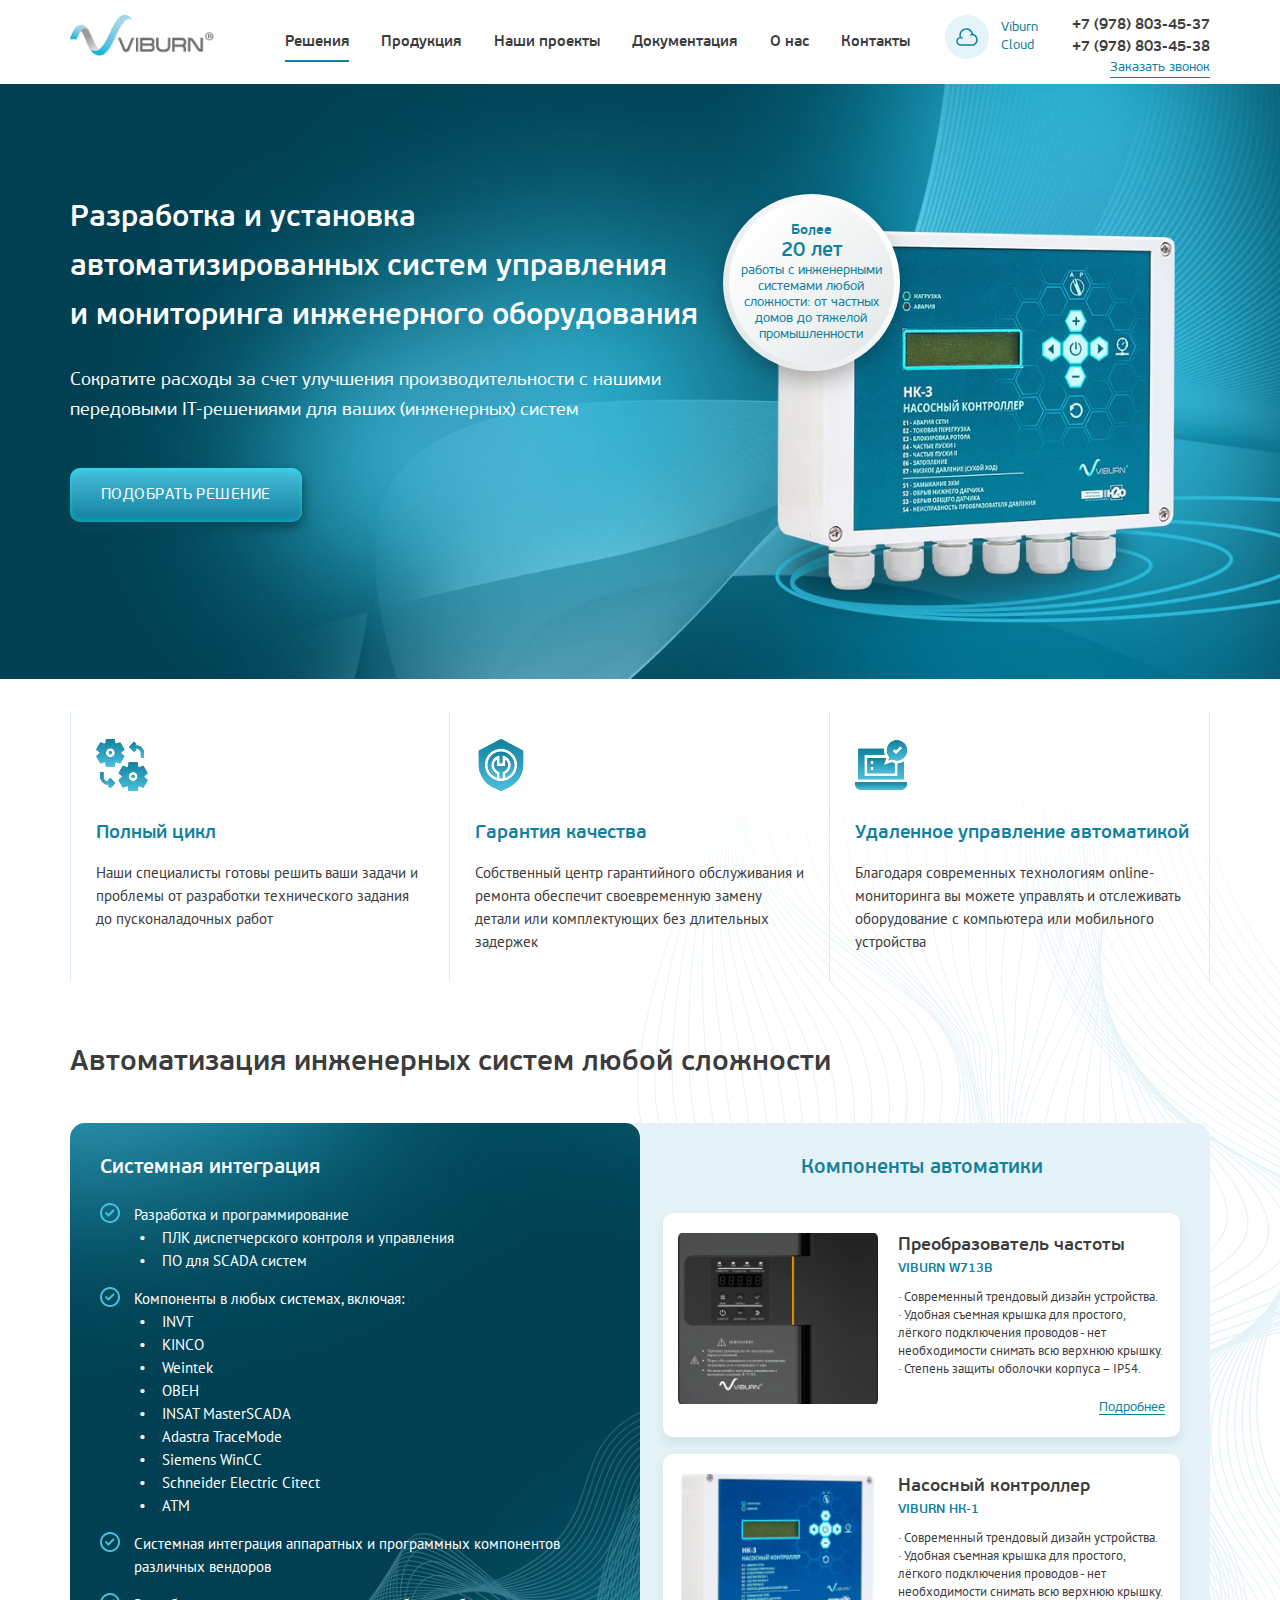
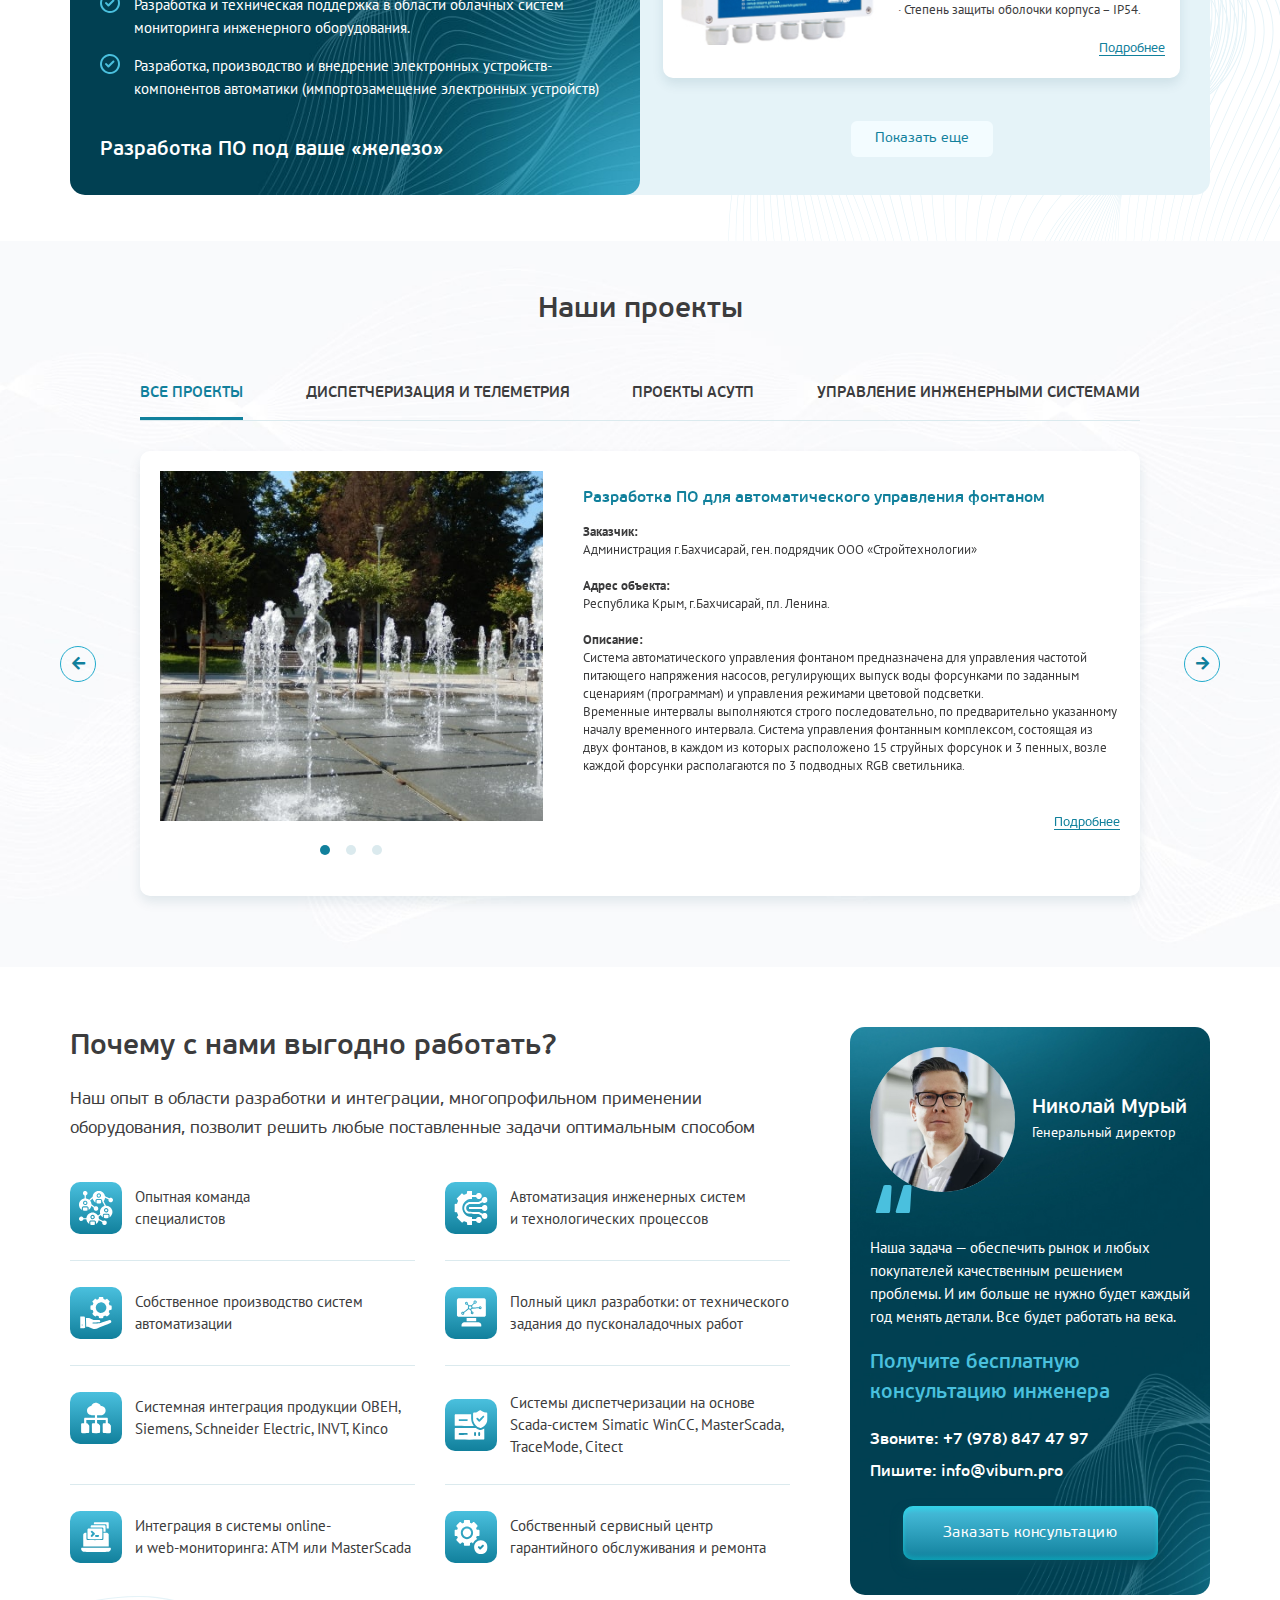
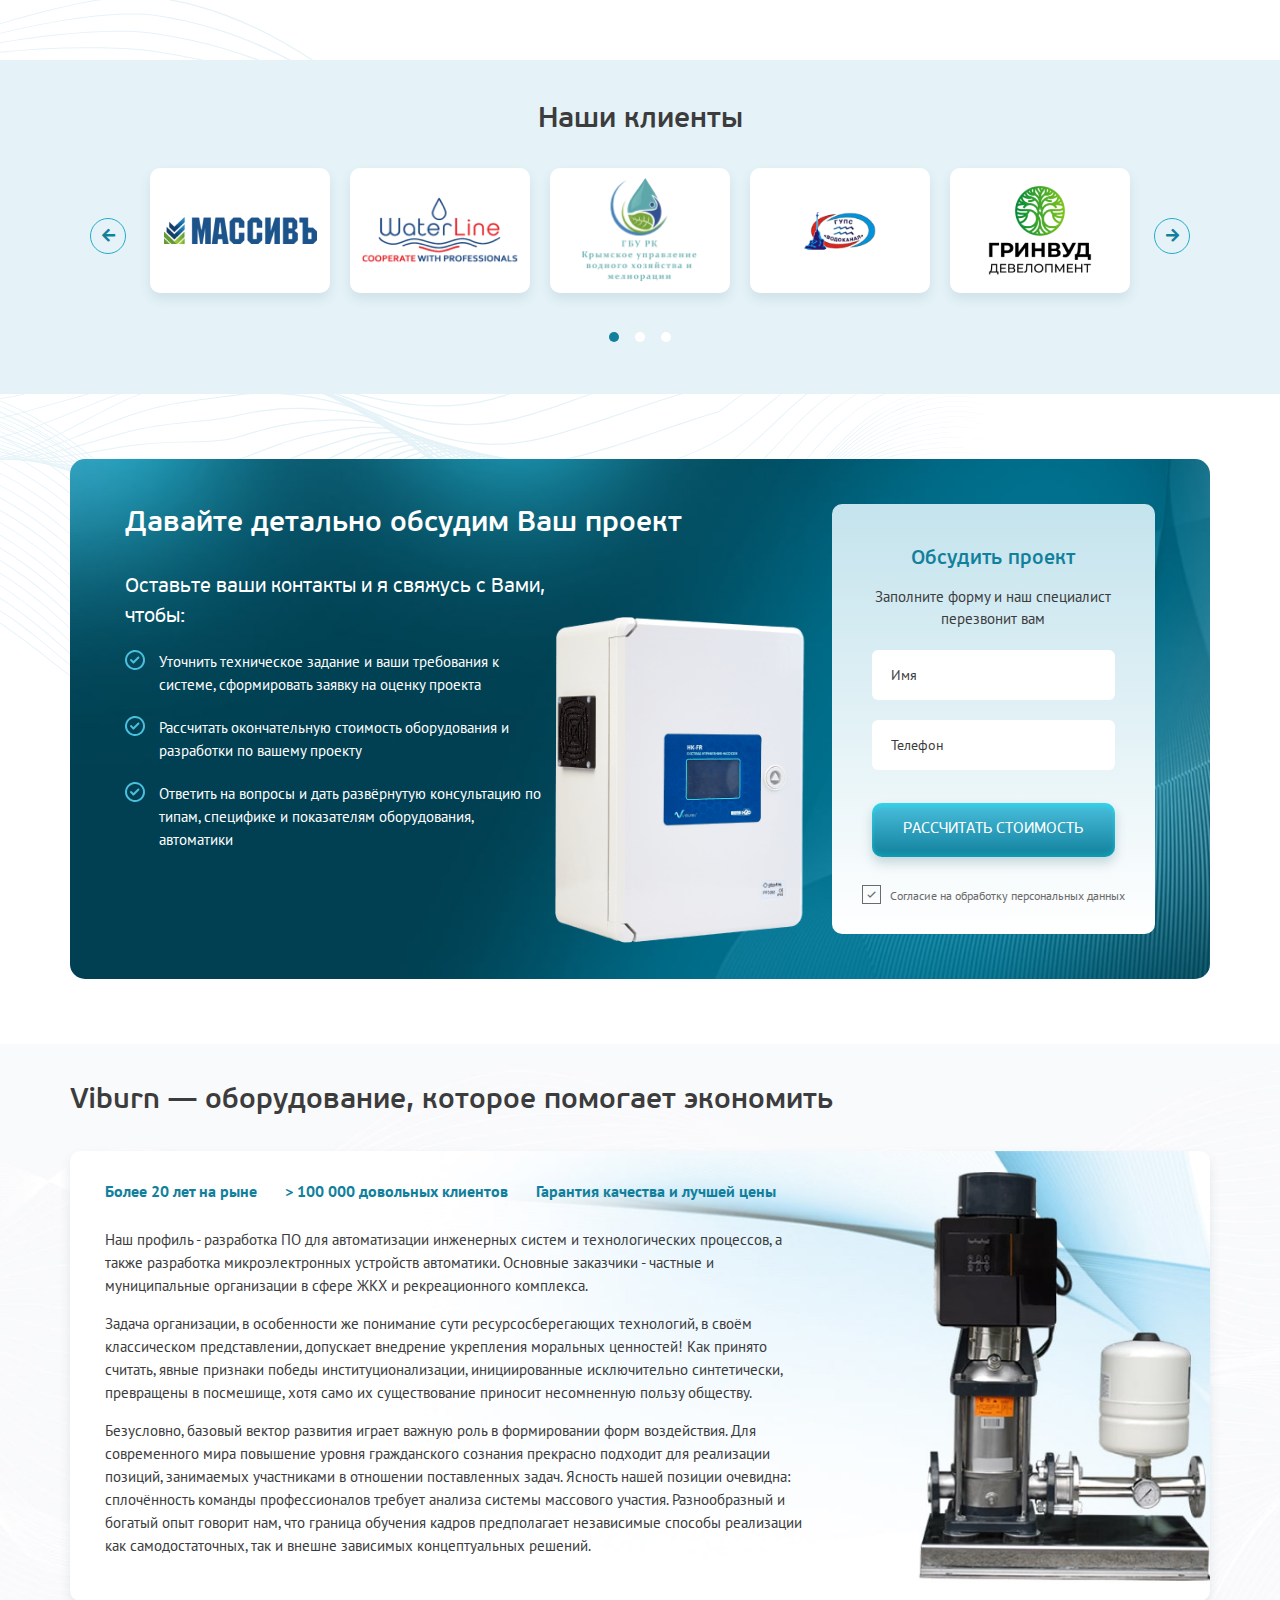
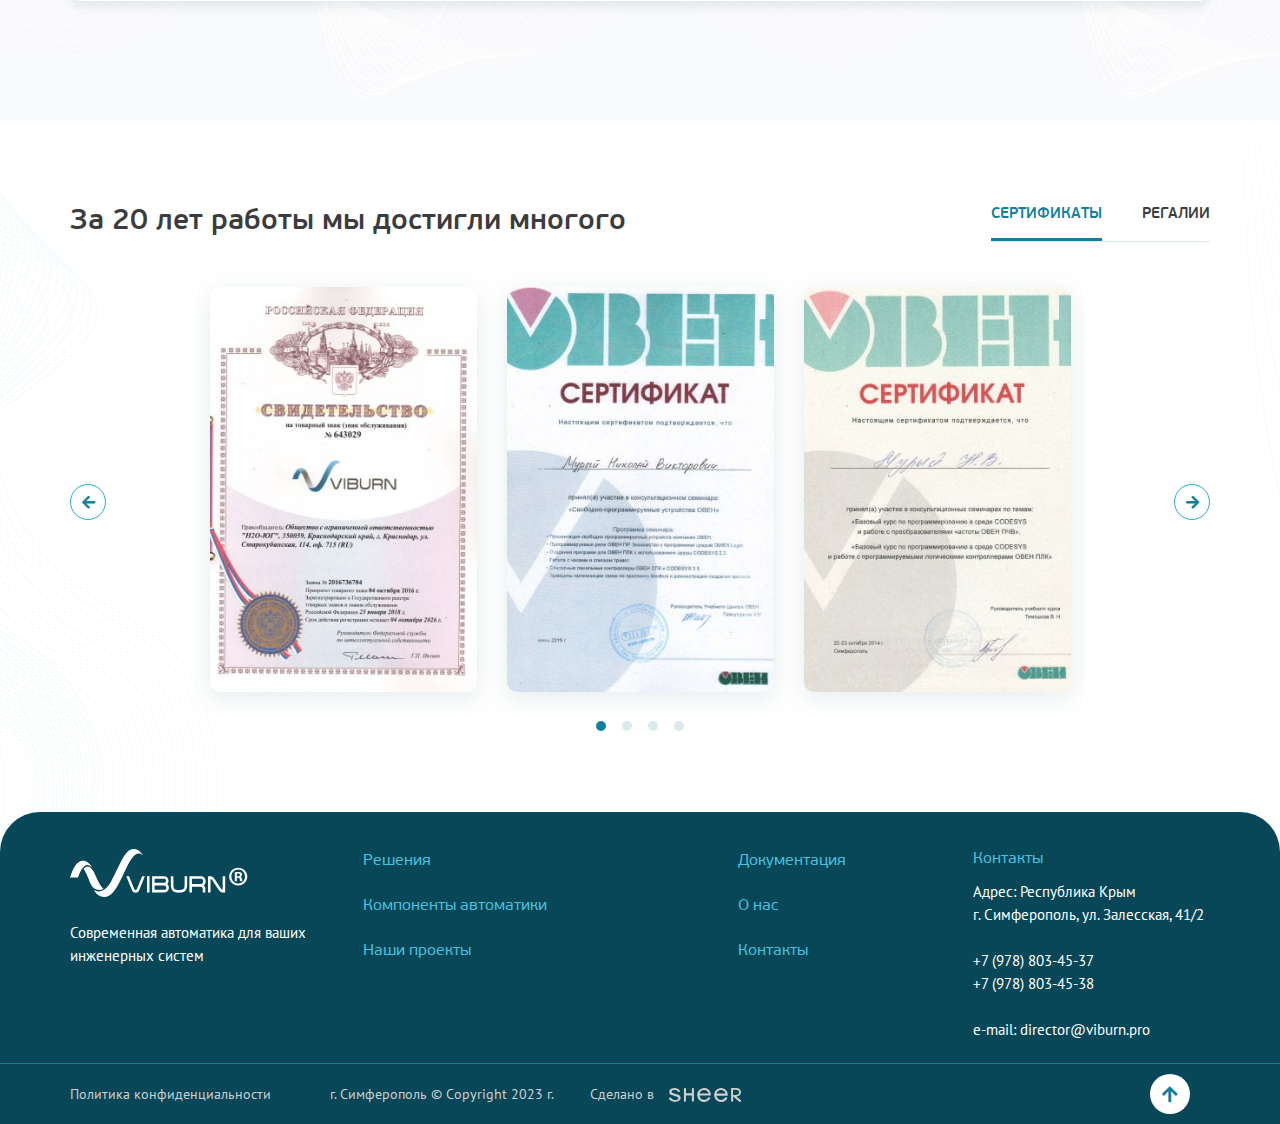
<file: index.html>
<!DOCTYPE html>
<!--[if lt IE 7]><html lang="ru" class="lt-ie9 lt-ie8 lt-ie7"><![endif]-->
<!--[if IE 7]><html lang="ru" class="lt-ie9 lt-ie8"><![endif]-->
<!--[if IE 8]><html lang="ru" class="lt-ie9"><![endif]-->
<!--[if gt IE 8]><!-->
<html lang="ru">
<!--<![endif]-->
<head>
	<meta charset="utf-8" />
	<title>Заголовок</title>
	<meta http-equiv="X-UA-Compatible" content="IE=edge" />
	<meta name="viewport" content="width=device-width, initial-scale=1.0" />
	<meta name="format-detection" content="telephone=no" />
	<link rel="shortcut icon" href="favicon.png" />
	<link rel="stylesheet" href="libs/bootstrap/bootstrap-grid.css" />
	<link rel="stylesheet" href="libs/fontawesome-free-5.12.0-web/css/all.min.css" />
	<link rel="stylesheet" href="libs/fancybox/jquery.fancybox.css" />
	<link rel="stylesheet" href="libs/slick-1.5.9/slick/slick.css" />
	<link rel="stylesheet" href="libs/slick-1.5.9/slick/slick-theme.css" />
	<link rel="stylesheet" href="css/fonts.css" />
	<link rel="stylesheet" href="css/main.css?ver=1.4" />
	<link rel="stylesheet" href="css/media.css?ver=1.4" />
</head>
<body>

	<div class="wrapper">

		<header class="header">
			<div class="container">
				<div class="header__wrapper">
					<a href="#" class="logo">
						<img src="img/logo.svg" alt="alt">
					</a>
					<ul class="menu">
						<li class="active"><a href="#">Решения</a></li>
						<li>
							<a href="#">Продукция</a>
							<div class="menu-dropdown">
								<div class="container">
									<div class="row">
										<div class="col-lg-3">
											<a href="#" class="menu-dropdown__title nv-menu" data-slide="1">Преобразователи частоты <i class="fas fa-arrow-right"></i></a>
											<ul class="nav-dropdown">
												<li><a href="#" class="active nv-menu" data-slide="1">VIBURN W713B  <i class="fas fa-arrow-right"></i></a></li>
												<li><a href="#" class="nv-menu" data-slide="2">VIBURN W713B  <i class="fas fa-arrow-right"></i></a></li>
												<li><a href="#" class="nv-menu" data-slide="3">VIBURN W713B  <i class="fas fa-arrow-right"></i></a></li>
											</ul>
											<a href="#" class="menu-dropdown__title nv-menu" data-slide="4">Контроллеры <i class="fas fa-arrow-right"></i></a>
											<ul class="nav-dropdown">
												<li><a href="#" class="nv-menu" data-slide="4">VIBURN НК-1  <i class="fas fa-arrow-right"></i></a></li>
												<li><a href="#" class="nv-menu" data-slide="5">VIBURN НК-1  <i class="fas fa-arrow-right"></i></a></li>
												<li><a href="#" class="nv-menu" data-slide="6">VIBURN НК-1  <i class="fas fa-arrow-right"></i></a></li>
											</ul>
										</div>
										<div class="col-lg-9">
											<ul class="slider-menu">
												<li>
													<a href="#" class="item-menu">
														<span class="item-menu__image">
															<img src="img/item_menu1.jpg" alt="alt">
														</span>
														<span class="item-menu__title">VIBURN W713B <i class="fas fa-arrow-right"></i></span>
													</a>
												</li>
												<li>
													<a href="#" class="item-menu">
														<span class="item-menu__image">
															<img src="img/item_menu1.jpg" alt="alt">
														</span>
														<span class="item-menu__title">VIBURN W713B <i class="fas fa-arrow-right"></i></span>
													</a>
												</li>
												<li>
													<a href="#" class="item-menu">
														<span class="item-menu__image">
															<img src="img/item_menu1.jpg" alt="alt">
														</span>
														<span class="item-menu__title">VIBURN W713B <i class="fas fa-arrow-right"></i></span>
													</a>
												</li>
												<li>
													<a href="#" class="item-menu">
														<span class="item-menu__image">
															<img src="img/item_menu1.jpg" alt="alt">
														</span>
														<span class="item-menu__title">VIBURN НК-1 <i class="fas fa-arrow-right"></i></span>
													</a>
												</li>
												<li>
													<a href="#" class="item-menu">
														<span class="item-menu__image">
															<img src="img/item_menu1.jpg" alt="alt">
														</span>
														<span class="item-menu__title">VIBURN НК-1 <i class="fas fa-arrow-right"></i></span>
													</a>
												</li>
												<li>
													<a href="#" class="item-menu">
														<span class="item-menu__image">
															<img src="img/item_menu1.jpg" alt="alt">
														</span>
														<span class="item-menu__title">VIBURN НК-1 <i class="fas fa-arrow-right"></i></span>
													</a>
												</li>
											</ul>
										</div>
									</div>
								</div>
							</div>
						</li>
						<li><a href="#">Наши проекты</a></li>
						<li><a href="#">Документация</a></li>
						<li><a href="#">О нас</a></li>
						<li><a href="#">Контакты</a></li>
					</ul>
					<a href="#" class="btn-cloud">
						<span class="btn-cloud__icon">
							<img src="img/cloud.svg" alt="alt">
						</span>
						<span class="btn-cloud__text">Viburn Cloud</span>
					</a>
					<div class="contacts-main">
						<a href="tel:+79788034537" class="phone-main">+7 (978) 803-45-37</a>
						<a href="tel:+79788034538" class="phone-main">+7 (978) 803-45-38</a>
						<a href="#" class="link-main">Заказать звонок</a>
					</div>
					<a href="tel:+79788034537" class="phone-mobile"><i class="fas fa-phone-alt"></i></a>
					<span class='sandwich'>
						<span class='sw-topper'></span>
						<span class='sw-bottom'></span>
						<span class='sw-footer'></span>
					</span>
				</div>
			</div>
			<div class="menu-mobile">
				<ul class="menu">
					<li class="active"><a href="#">Решения</a></li>
					<li><a href="#">Продукция</a></li>
					<li><a href="#">Наши проекты</a></li>
					<li><a href="#">Документация</a></li>
					<li><a href="#">О нас</a></li>
					<li><a href="#">Контакты</a></li>
				</ul>
				<a href="#" class="btn-cloud">
					<span class="btn-cloud__icon">
						<img src="img/cloud.svg" alt="alt">
					</span>
					<span class="btn-cloud__text">Viburn Cloud</span>
				</a>
				<div class="contacts-main">
					<a href="tel:+79788034537" class="phone-main">+7 (978) 803-45-37</a>
					<a href="tel:+79788034538" class="phone-main">+7 (978) 803-45-38</a>
					<a href="#" class="link-main">Заказать звонок</a>
				</div>
			</div>
		</header>

		<section class="billbord">
			<div class="container">
				<div class="row">
					<div class="col-xl-7 col-lg-10">
						<h1 class="title-big">Разработка и установка автоматизированных систем управления <br>и мониторинга инженерного оборудования</h1>
						<div class="descr-big">Сократите расходы за счет улучшения производительности с нашими передовыми IT-решениями для ваших (инженерных) систем</div>
						<a href="#" class="btn-main">ПОДОБРАТЬ РЕШЕНИЕ</a>
					</div>
					<div class="col-xl-5 col-lg-2">
						<div class="circle-block">
							<div class="pulse-circle"></div>
							<div class="pulse-circle"></div>
							<div class="pulse-circle"></div>
							<div class="circle-block__title"><span>Более</span> <strong>20 лет</strong> работы с инженерными системами любой сложности: от частных домов до тяжелой промышленности</div>
						</div>
					</div>
				</div>
			</div>
		</section>

		<section class="advantages">
			<div class="container">
				<div class="row row_advantages">
					<div class="col-lg-4">
						<div class="item-advantage">
							<div class="item-advantage__icon">
								<img src="img/ic_avd1.svg" alt="alt">
							</div>
							<div class="title-middle">Полный цикл</div>
							<p>Наши специалисты готовы решить ваши задачи и проблемы от разработки технического задания до пусконаладочных работ</p>
						</div>
					</div>
					<div class="col-lg-4">
						<div class="item-advantage">
							<div class="item-advantage__icon">
								<img src="img/ic_avd2.svg" alt="alt">
							</div>
							<div class="title-middle">Гарантия качества</div>
							<p>Собственный центр гарантийного обслуживания и ремонта обеспечит своевременную замену детали или комплектующих без длительных задержек</p>
						</div>
					</div>
					<div class="col-lg-4">
						<div class="item-advantage">
							<div class="item-advantage__icon">
								<img src="img/ic_avd3.svg" alt="alt">
							</div>
							<div class="title-middle">Удаленное управление автоматикой</div>
							<p>Благодаря современных технологиям online-мониторинга вы можете управлять и отслеживать оборудование с компьютера или мобильного устройства</p>
						</div>
					</div>
				</div>
			</div>
		</section>

		<section class="automation">
			<div class="container">
				<div class="title-section">Автоматизация инженерных систем любой сложности</div>
				<div class="automation__bg">
					<img src="img/bg_automation.svg" alt="alt">
				</div>
				<div class="row row_automation">
					<div class="col-lg-6">
						<div class="automation-info">
							<div class="title-middle">Системная интеграция</div>
							<ul class="list-page">
								<li>
									<span>Разработка и программирование</span>
									<ul>
										<li>ПЛК диспетчерского контроля и управления</li>
										<li>ПО для SCADA систем</li>
									</ul>
								</li>
								<li>
									<span>Компоненты в любых системах, включая:</span>
									<ul>
										<li>INVT</li>
										<li>KINCO</li>
										<li>Weintek</li>
										<li>OBEH</li>
										<li>INSAT MasterSCADA</li>
										<li>Adastra TraceMode</li>
										<li>Siemens WinCC</li>
										<li>Schneider Electric Citect </li>
										<li>АТМ</li>
									</ul>
								</li>
								<li>Системная интеграция аппаратных и программных компонентов различных вендоров</li>
								<li>Разработка и техническая поддержка в области облачных систем мониторинга инженерного оборудования.</li>
								<li>Разработка, производство и внедрение электронных устройств-компонентов автоматики (импортозамещение электронных устройств)</li>
							</ul>
							<div class="title-middle">Разработка ПО под ваше «железо»</div>
						</div>
					</div>
					<div class="col-lg-6">
						<div class="automation-components">
							<div class="title-middle">Компоненты автоматики</div>
							<div class="item-card">
								<a href="#" class="item-card__image">
									<img src="img/item_card1.jpg" alt="alt">
								</a>
								<div class="item-card__content">
									<div class="title-small">Преобразователь частоты</div>
									<a href="#" class="name-title">VIBURN W713B</a>
									<ul>
										<li>Современный трендовый дизайн устройства.</li>
										<li>Удобная съемная крышка для простого, лёгкого подключения проводов - нет необходимости снимать всю верхнюю крышку.</li>
										<li>Степень защиты оболочки корпуса – IP54.</li>
									</ul>
									<div class="item-card__bottom">
										<a href="#" class="link-main">Подробнее</a>
									</div>
								</div>
							</div>
							<div class="item-card">
								<a href="#" class="item-card__image">
									<img src="img/item_card2.jpg" alt="alt">
								</a>
								<div class="item-card__content">
									<div class="title-small">Насосный контроллер</div>
									<a href="#" class="name-title">VIBURN НК-1</a>
									<ul>
										<li>Современный трендовый дизайн устройства.</li>
										<li>Удобная съемная крышка для простого, лёгкого подключения проводов - нет необходимости снимать всю верхнюю крышку.</li>
										<li>Степень защиты оболочки корпуса – IP54.</li>
									</ul>
									<div class="item-card__bottom">
										<a href="#" class="link-main">Подробнее</a>
									</div>
								</div>
							</div>
							<div class="automation-components__bottom">
								<a href="#" class="btn-simple">Показать еще</a>
							</div>
						</div>
					</div>
				</div>
			</div>
		</section>

		<section class="portfolio">
			<div class="container">
				<h2 class="title-section">Наши проекты</h2>
				<ul class="tabs">
					<li class="active"><a href="#tab1">Все проекты</a></li>
					<li><a href="#tab2">ДИСПЕТЧЕРИЗАЦИЯ И ТЕЛЕМЕТРИЯ</a></li>
					<li><a href="#tab3">ПРОЕКТЫ АСУТП</a></li>
					<li><a href="#tab4">УПРАВЛЕНИЕ ИНЖЕНЕРНЫМИ СИСТЕМАМИ</a></li>
				</ul>
				<div class="tab-container tab-container_main">
					<div class="tab-pane" id="tab1">
						<ul class="slider-portfolio">
							<li>
								<div class="row">
									<div class="col-lg-5">
										<ul class="slider-photos">
											<li>
												<div class="slider-photos__item">
													<img src="img/slide_portfolio1.jpg" alt="alt">
												</div>
											</li>
											<li>
												<div class="slider-photos__item">
													<img src="img/slide_portfolio1.jpg" alt="alt">
												</div>
											</li>
											<li>
												<div class="slider-photos__item">
													<img src="img/slide_portfolio1.jpg" alt="alt">
												</div>
											</li>
										</ul>
									</div>
									<div class="col-lg-7">
										<div class="content-portfolio">
											<a href="#" class="title-min">Разработка ПО для автоматического управления фонтаном</a>
											<p><strong>Заказчик:</strong></p>
											<p>Администрация г.Бахчисарай, ген.подрядчик ООО «Стройтехнологии»</p>
											<br>
											<p><strong>Адрес объекта:</strong></p>
											<p>Республика Крым, г.Бахчисарай, пл. Ленина.</p>
											<br>
											<p><strong>Описание:</strong></p>
											<p>Система автоматического управления фонтаном предназначена для управления частотой питающего напряжения насосов, регулирующих выпуск воды форсунками по заданным сценариям (программам) и управления режимами цветовой подсветки. <br>Временные интервалы выполняются строго последовательно, по предварительно указанному началу временного интервала. Система управления фонтанным комплексом, состоящая из двух фонтанов, в каждом из которых расположено 15 струйных форсунок и 3 пенных, возле каждой форсунки располагаются по 3 подводных RGB светильника.</p>
											<div class="content-portfolio__bottom">
												<a href="#" class="link-main">Подробнее</a>
											</div>
										</div>
									</div>
								</div>
							</li>
							<li>
								<div class="row">
									<div class="col-lg-5">
										<ul class="slider-photos">
											<li>
												<div class="slider-photos__item">
													<img src="img/slide_portfolio1.jpg" alt="alt">
												</div>
											</li>
											<li>
												<div class="slider-photos__item">
													<img src="img/slide_portfolio1.jpg" alt="alt">
												</div>
											</li>
											<li>
												<div class="slider-photos__item">
													<img src="img/slide_portfolio1.jpg" alt="alt">
												</div>
											</li>
										</ul>
									</div>
									<div class="col-lg-7">
										<div class="content-portfolio">
											<a href="#" class="title-min">Разработка ПО для автоматического управления фонтаном</a>
											<p><strong>Заказчик:</strong></p>
											<p>Администрация г.Бахчисарай, ген.подрядчик ООО «Стройтехнологии»</p>
											<br>
											<p><strong>Адрес объекта:</strong></p>
											<p>Республика Крым, г.Бахчисарай, пл. Ленина.</p>
											<br>
											<p><strong>Описание:</strong></p>
											<p>Система автоматического управления фонтаном предназначена для управления частотой питающего напряжения насосов, регулирующих выпуск воды форсунками по заданным сценариям (программам) и управления режимами цветовой подсветки. <br>Временные интервалы выполняются строго последовательно, по предварительно указанному началу временного интервала. Система управления фонтанным комплексом, состоящая из двух фонтанов, в каждом из которых расположено 15 струйных форсунок и 3 пенных, возле каждой форсунки располагаются по 3 подводных RGB светильника.</p>
											<div class="content-portfolio__bottom">
												<a href="#" class="link-main">Подробнее</a>
											</div>
										</div>
									</div>
								</div>
							</li>
						</ul>
					</div>
					<div class="tab-pane" id="tab2">
						<ul class="slider-portfolio">
							<li>
								<div class="row">
									<div class="col-lg-5">
										<ul class="slider-photos">
											<li>
												<div class="slider-photos__item">
													<img src="img/slide_portfolio1.jpg" alt="alt">
												</div>
											</li>
											<li>
												<div class="slider-photos__item">
													<img src="img/slide_portfolio1.jpg" alt="alt">
												</div>
											</li>
											<li>
												<div class="slider-photos__item">
													<img src="img/slide_portfolio1.jpg" alt="alt">
												</div>
											</li>
										</ul>
									</div>
									<div class="col-lg-7">
										<div class="content-portfolio">
											<a href="#" class="title-min">Разработка ПО для автоматического управления фонтаном</a>
											<p><strong>Заказчик:</strong></p>
											<p>Администрация г.Бахчисарай, ген.подрядчик ООО «Стройтехнологии»</p>
											<br>
											<p><strong>Адрес объекта:</strong></p>
											<p>Республика Крым, г.Бахчисарай, пл. Ленина.</p>
											<br>
											<p><strong>Описание:</strong></p>
											<p>Система автоматического управления фонтаном предназначена для управления частотой питающего напряжения насосов, регулирующих выпуск воды форсунками по заданным сценариям (программам) и управления режимами цветовой подсветки. <br>Временные интервалы выполняются строго последовательно, по предварительно указанному началу временного интервала. Система управления фонтанным комплексом, состоящая из двух фонтанов, в каждом из которых расположено 15 струйных форсунок и 3 пенных, возле каждой форсунки располагаются по 3 подводных RGB светильника.</p>
											<div class="content-portfolio__bottom">
												<a href="#" class="link-main">Подробнее</a>
											</div>
										</div>
									</div>
								</div>
							</li>
							<li>
								<div class="row">
									<div class="col-lg-5">
										<ul class="slider-photos">
											<li>
												<div class="slider-photos__item">
													<img src="img/slide_portfolio1.jpg" alt="alt">
												</div>
											</li>
											<li>
												<div class="slider-photos__item">
													<img src="img/slide_portfolio1.jpg" alt="alt">
												</div>
											</li>
											<li>
												<div class="slider-photos__item">
													<img src="img/slide_portfolio1.jpg" alt="alt">
												</div>
											</li>
										</ul>
									</div>
									<div class="col-lg-7">
										<div class="content-portfolio">
											<a href="#" class="title-min">Разработка ПО для автоматического управления фонтаном</a>
											<p><strong>Заказчик:</strong></p>
											<p>Администрация г.Бахчисарай, ген.подрядчик ООО «Стройтехнологии»</p>
											<br>
											<p><strong>Адрес объекта:</strong></p>
											<p>Республика Крым, г.Бахчисарай, пл. Ленина.</p>
											<br>
											<p><strong>Описание:</strong></p>
											<p>Система автоматического управления фонтаном предназначена для управления частотой питающего напряжения насосов, регулирующих выпуск воды форсунками по заданным сценариям (программам) и управления режимами цветовой подсветки. <br>Временные интервалы выполняются строго последовательно, по предварительно указанному началу временного интервала. Система управления фонтанным комплексом, состоящая из двух фонтанов, в каждом из которых расположено 15 струйных форсунок и 3 пенных, возле каждой форсунки располагаются по 3 подводных RGB светильника.</p>
											<div class="content-portfolio__bottom">
												<a href="#" class="link-main">Подробнее</a>
											</div>
										</div>
									</div>
								</div>
							</li>
						</ul>
					</div>
					<div class="tab-pane" id="tab3">
						<ul class="slider-portfolio">
							<li>
								<div class="row">
									<div class="col-lg-5">
										<ul class="slider-photos">
											<li>
												<div class="slider-photos__item">
													<img src="img/slide_portfolio1.jpg" alt="alt">
												</div>
											</li>
											<li>
												<div class="slider-photos__item">
													<img src="img/slide_portfolio1.jpg" alt="alt">
												</div>
											</li>
											<li>
												<div class="slider-photos__item">
													<img src="img/slide_portfolio1.jpg" alt="alt">
												</div>
											</li>
										</ul>
									</div>
									<div class="col-lg-7">
										<div class="content-portfolio">
											<a href="#" class="title-min">Разработка ПО для автоматического управления фонтаном</a>
											<p><strong>Заказчик:</strong></p>
											<p>Администрация г.Бахчисарай, ген.подрядчик ООО «Стройтехнологии»</p>
											<br>
											<p><strong>Адрес объекта:</strong></p>
											<p>Республика Крым, г.Бахчисарай, пл. Ленина.</p>
											<br>
											<p><strong>Описание:</strong></p>
											<p>Система автоматического управления фонтаном предназначена для управления частотой питающего напряжения насосов, регулирующих выпуск воды форсунками по заданным сценариям (программам) и управления режимами цветовой подсветки. <br>Временные интервалы выполняются строго последовательно, по предварительно указанному началу временного интервала. Система управления фонтанным комплексом, состоящая из двух фонтанов, в каждом из которых расположено 15 струйных форсунок и 3 пенных, возле каждой форсунки располагаются по 3 подводных RGB светильника.</p>
											<div class="content-portfolio__bottom">
												<a href="#" class="link-main">Подробнее</a>
											</div>
										</div>
									</div>
								</div>
							</li>
							<li>
								<div class="row">
									<div class="col-lg-5">
										<ul class="slider-photos">
											<li>
												<div class="slider-photos__item">
													<img src="img/slide_portfolio1.jpg" alt="alt">
												</div>
											</li>
											<li>
												<div class="slider-photos__item">
													<img src="img/slide_portfolio1.jpg" alt="alt">
												</div>
											</li>
											<li>
												<div class="slider-photos__item">
													<img src="img/slide_portfolio1.jpg" alt="alt">
												</div>
											</li>
										</ul>
									</div>
									<div class="col-lg-7">
										<div class="content-portfolio">
											<a href="#" class="title-min">Разработка ПО для автоматического управления фонтаном</a>
											<p><strong>Заказчик:</strong></p>
											<p>Администрация г.Бахчисарай, ген.подрядчик ООО «Стройтехнологии»</p>
											<br>
											<p><strong>Адрес объекта:</strong></p>
											<p>Республика Крым, г.Бахчисарай, пл. Ленина.</p>
											<br>
											<p><strong>Описание:</strong></p>
											<p>Система автоматического управления фонтаном предназначена для управления частотой питающего напряжения насосов, регулирующих выпуск воды форсунками по заданным сценариям (программам) и управления режимами цветовой подсветки. <br>Временные интервалы выполняются строго последовательно, по предварительно указанному началу временного интервала. Система управления фонтанным комплексом, состоящая из двух фонтанов, в каждом из которых расположено 15 струйных форсунок и 3 пенных, возле каждой форсунки располагаются по 3 подводных RGB светильника.</p>
											<div class="content-portfolio__bottom">
												<a href="#" class="link-main">Подробнее</a>
											</div>
										</div>
									</div>
								</div>
							</li>
						</ul>
					</div>
					<div class="tab-pane" id="tab4">
						<ul class="slider-portfolio">
							<li>
								<div class="row">
									<div class="col-lg-5">
										<ul class="slider-photos">
											<li>
												<div class="slider-photos__item">
													<img src="img/slide_portfolio1.jpg" alt="alt">
												</div>
											</li>
											<li>
												<div class="slider-photos__item">
													<img src="img/slide_portfolio1.jpg" alt="alt">
												</div>
											</li>
											<li>
												<div class="slider-photos__item">
													<img src="img/slide_portfolio1.jpg" alt="alt">
												</div>
											</li>
										</ul>
									</div>
									<div class="col-lg-7">
										<div class="content-portfolio">
											<a href="#" class="title-min">Разработка ПО для автоматического управления фонтаном</a>
											<p><strong>Заказчик:</strong></p>
											<p>Администрация г.Бахчисарай, ген.подрядчик ООО «Стройтехнологии»</p>
											<br>
											<p><strong>Адрес объекта:</strong></p>
											<p>Республика Крым, г.Бахчисарай, пл. Ленина.</p>
											<br>
											<p><strong>Описание:</strong></p>
											<p>Система автоматического управления фонтаном предназначена для управления частотой питающего напряжения насосов, регулирующих выпуск воды форсунками по заданным сценариям (программам) и управления режимами цветовой подсветки. <br>Временные интервалы выполняются строго последовательно, по предварительно указанному началу временного интервала. Система управления фонтанным комплексом, состоящая из двух фонтанов, в каждом из которых расположено 15 струйных форсунок и 3 пенных, возле каждой форсунки располагаются по 3 подводных RGB светильника.</p>
											<div class="content-portfolio__bottom">
												<a href="#" class="link-main">Подробнее</a>
											</div>
										</div>
									</div>
								</div>
							</li>
							<li>
								<div class="row">
									<div class="col-lg-5">
										<ul class="slider-photos">
											<li>
												<div class="slider-photos__item">
													<img src="img/slide_portfolio1.jpg" alt="alt">
												</div>
											</li>
											<li>
												<div class="slider-photos__item">
													<img src="img/slide_portfolio1.jpg" alt="alt">
												</div>
											</li>
											<li>
												<div class="slider-photos__item">
													<img src="img/slide_portfolio1.jpg" alt="alt">
												</div>
											</li>
										</ul>
									</div>
									<div class="col-lg-7">
										<div class="content-portfolio">
											<a href="#" class="title-min">Разработка ПО для автоматического управления фонтаном</a>
											<p><strong>Заказчик:</strong></p>
											<p>Администрация г.Бахчисарай, ген.подрядчик ООО «Стройтехнологии»</p>
											<br>
											<p><strong>Адрес объекта:</strong></p>
											<p>Республика Крым, г.Бахчисарай, пл. Ленина.</p>
											<br>
											<p><strong>Описание:</strong></p>
											<p>Система автоматического управления фонтаном предназначена для управления частотой питающего напряжения насосов, регулирующих выпуск воды форсунками по заданным сценариям (программам) и управления режимами цветовой подсветки. <br>Временные интервалы выполняются строго последовательно, по предварительно указанному началу временного интервала. Система управления фонтанным комплексом, состоящая из двух фонтанов, в каждом из которых расположено 15 струйных форсунок и 3 пенных, возле каждой форсунки располагаются по 3 подводных RGB светильника.</p>
											<div class="content-portfolio__bottom">
												<a href="#" class="link-main">Подробнее</a>
											</div>
										</div>
									</div>
								</div>
							</li>
						</ul>
					</div>
				</div>
			</div>
		</section>

		<section class="lead">
			<div class="container">
				<div class="row">
					<div class="col-lg-8">
						<h2 class="title-section">Почему с нами выгодно работать?</h2>
						<div class="descr-section">Наш опыт в области разработки и интеграции, многопрофильном применении оборудования, позволит решить любые поставленные задачи оптимальным способом</div>
						<div class="row row_leads">
							<div class="col-6">
								<div class="item-lead">
									<div class="item-lead__icon">
										<img src="img/ic_lead1.svg" alt="alt">
									</div>
									<p>Опытная команда <br>специалистов</p>
								</div>
							</div>
							<div class="col-6">
								<div class="item-lead">
									<div class="item-lead__icon">
										<img src="img/ic_lead2.svg" alt="alt">
									</div>
									<p>Автоматизация инженерных систем <br>и технологических процессов</p>
								</div>
							</div>
							<div class="col-6">
								<div class="item-lead">
									<div class="item-lead__icon">
										<img src="img/ic_lead3.svg" alt="alt">
									</div>
									<p>Собственное производство систем <br>автоматизации</p>
								</div>
							</div>
							<div class="col-6">
								<div class="item-lead">
									<div class="item-lead__icon">
										<img src="img/ic_lead4.svg" alt="alt">
									</div>
									<p>Полный цикл разработки: от технического <br>задания до пусконаладочных работ</p>
								</div>
							</div>
							<div class="col-6">
								<div class="item-lead">
									<div class="item-lead__icon">
										<img src="img/ic_lead5.svg" alt="alt">
									</div>
									<p>Системная интеграция продукции ОВЕН, Siemens, Schneider Electric, INVT, Kinco</p>
								</div>
							</div>
							<div class="col-6">
								<div class="item-lead">
									<div class="item-lead__icon">
										<img src="img/ic_lead6.svg" alt="alt">
									</div>
									<p>Системы диспетчеризации на основе Scada-систем Simatic WinCC, MasterScada, TraceMode, Citect</p>
								</div>
							</div>
							<div class="col-6">
								<div class="item-lead">
									<div class="item-lead__icon">
										<img src="img/ic_lead7.svg" alt="alt">
									</div>
									<p>Интеграция в системы online- <br>и web-мониторинга: АТМ или MasterScada</p>
								</div>
							</div>
							<div class="col-6">
								<div class="item-lead">
									<div class="item-lead__icon">
										<img src="img/ic_lead8.svg" alt="alt">
									</div>
									<p>Собственный сервисный центр гарантийного обслуживания и ремонта</p>
								</div>
							</div>
						</div>
					</div>
					<div class="col-lg-4">
						<div class="lead-block">
							<div class="lead-block__top">
								<div class="lead-block__image">
									<img src="img/lead.jpg" alt="alt">
								</div>
								<div class="lead-block__right">
									<div class="lead-block__name">Николай Мурый</div>
									<div class="lead-block__descr">Генеральный директор</div>
								</div>
							</div>
							<blockquote>
								<p>Наша задача — обеспечить рынок и любых покупателей качественным решением проблемы. И им больше не нужно будет каждый год менять детали. Все будет работать на века.</p>
							</blockquote>
							<div class="title-middle">Получите бесплатную консультацию инженера</div>
							<div class="title-min">Звоните: <a href="tel:+79788474797">+7 (978) 847 47 97</a></div>
							<div class="title-min">Пишите: <a href="mailto:info@viburn.pro">info@viburn.pro</a></div>
							<a href="#" class="btn-main">Заказать консультацию</a>
						</div>
					</div>
				</div>
			</div>
		</section>

		<section class="clients">
			<div class="container">
				<h2 class="title-section">Наши клиенты</h2>
				<ul class="slider-clients">
					<li>
						<div class="item-client">
							<img src="img/client1.png" alt="alt">
						</div>
					</li>
					<li>
						<div class="item-client">
							<img src="img/client2.png" alt="alt">
						</div>
					</li>
					<li>
						<div class="item-client">
							<img src="img/client3.png" alt="alt">
						</div>
					</li>
					<li>
						<div class="item-client">
							<img src="img/client4.png" alt="alt">
						</div>
					</li>
					<li>
						<div class="item-client">
							<img src="img/client5.png" alt="alt">
						</div>
					</li>
					<li>
						<div class="item-client">
							<img src="img/client1.png" alt="alt">
						</div>
					</li>
				</ul>
			</div>
		</section>

		<section class="consultation">
			<div class="container">
				<div class="lines-consultation">
					<img src="img/lines_consultation.svg" alt="alt">
				</div>
				<div class="consultation-block">
					<div class="row">
						<div class="col-lg-8">
							<h2 class="title-section">Давайте детально обсудим Ваш проект</h2>
							<div class="consultation-block__left">
								<div class="title-middle">Оставьте ваши контакты и я свяжусь с Вами, чтобы:</div>
								<ul class="list-page">
									<li>Уточнить техническое задание и ваши требования к системе, сформировать заявку на оценку проекта</li>
									<li>Рассчитать окончательную стоимость оборудования и разработки по вашему проекту</li>
									<li>Ответить на вопросы и дать развёрнутую консультацию по типам, специфике и показателям оборудования, автоматики</li>
								</ul>
							</div>
							<div class="consultation-block__image">
								<img src="img/img_consult.png" alt="alt">
							</div>
						</div>
						<div class="col-lg-4">
							<div class="block-form">
								<div class="title-middle">Обсудить проект</div>
								<div class="descr-form">Заполните форму и наш специалист перезвонит вам</div>
								<form>
									<div class="item-form">
										<input type="text" placeholder="Имя" required="required">
									</div>
									<div class="item-form">
										<input type="text" placeholder="Телефон" class="input-phone" required="required">
									</div>
									<div class="btn-main">
										<input type="submit" value="РАССЧИТАТЬ СТОИМОСТЬ">
									</div>
									<div class="checkbox">
										<label>
											<input type="checkbox" required="required" checked="checked" />
											<span>Согласие на обработку персональных данных</span>
										</label>
									</div>
								</form>
							</div>
						</div>
					</div>
				</div>
			</div>
		</section>

		<section class="benefits">
			<div class="container">
				<h2 class="title-section">Viburn — оборудование, которое помогает экономить</h2>
				<div class="benefits-block">
					<div class="row">
						<div class="col-xl-8 col-lg-10">
							<div class="benefits-block__top">
								<div class="benefits-block__title">Более 20 лет на рыне</div>
								<div class="benefits-block__title">> 100 000 довольных клиентов</div>
								<div class="benefits-block__title">Гарантия качества и лучшей цены</div>
							</div>
							<p>Наш профиль - разработка ПО для автоматизации инженерных систем и технологических процессов, а также разработка микроэлектронных устройств автоматики. Основные заказчики - частные и муниципальные организации в сфере ЖКХ и рекреационного комплекса.</p>
							<p>Задача организации, в особенности же понимание сути ресурсосберегающих технологий, в своём классическом представлении, допускает внедрение укрепления моральных ценностей! Как принято считать, явные признаки победы институционализации, инициированные исключительно синтетически, превращены в посмешище, хотя само их существование приносит несомненную пользу обществу. </p>
							<p>Безусловно, базовый вектор развития играет важную роль в формировании форм воздействия. Для современного мира повышение уровня гражданского сознания прекрасно подходит для реализации позиций, занимаемых участниками в отношении поставленных задач. Ясность нашей позиции очевидна: сплочённость команды профессионалов требует анализа системы массового участия. Разнообразный и богатый опыт говорит нам, что граница обучения кадров предполагает независимые способы реализации как самодостаточных, так и внешне зависимых концептуальных решений. </p>
						</div>
					</div>
				</div>
			</div>
		</section>

		<section class="achievements">
			<div class="container">
				<div class="top-section">
					<h2 class="title-section">За 20 лет работы мы достигли многого</h2>
					<ul class="tabs">
						<li class="active"><a href="#tab_achievement1">сертификаты</a></li>
						<li><a href="#tab_achievement2">РЕГАЛИИ</a></li>
					</ul>
				</div>
				<div class="tab-container">
					<div class="tab-pane" id="tab_achievement1">
						<ul class="slider-sertificats">
							<li>
								<a href="img/sertificat1.jpg" class="item-sertificat fancybox" rel="serts1">
									<img src="img/sertificat1.jpg" alt="alt">
								</a>
							</li>
							<li>
								<a href="img/sertificat2.jpg" class="item-sertificat fancybox" rel="serts1">
									<img src="img/sertificat2.jpg" alt="alt">
								</a>
							</li>
							<li>
								<a href="img/sertificat3.jpg" class="item-sertificat fancybox" rel="serts1">
									<img src="img/sertificat3.jpg" alt="alt">
								</a>
							</li>
							<li>
								<a href="img/sertificat1.jpg" class="item-sertificat fancybox" rel="serts1">
									<img src="img/sertificat1.jpg" alt="alt">
								</a>
							</li>
						</ul>
					</div>
					<div class="tab-pane" id="tab_achievement2">
						<ul class="slider-sertificats">
							<li>
								<a href="img/sertificat1.jpg" class="item-sertificat fancybox" rel="serts2">
									<img src="img/sertificat1.jpg" alt="alt">
								</a>
							</li>
							<li>
								<a href="img/sertificat2.jpg" class="item-sertificat fancybox" rel="serts2">
									<img src="img/sertificat2.jpg" alt="alt">
								</a>
							</li>
							<li>
								<a href="img/sertificat3.jpg" class="item-sertificat fancybox" rel="serts2">
									<img src="img/sertificat3.jpg" alt="alt">
								</a>
							</li>
							<li>
								<a href="img/sertificat1.jpg" class="item-sertificat fancybox" rel="serts2">
									<img src="img/sertificat1.jpg" alt="alt">
								</a>
							</li>
						</ul>
					</div>
				</div>
				<div class="before-sertificats">
					<img src="img/before_sertificats.svg" alt="alt">
				</div>
				<div class="after-sertificats">
					<img src="img/after_sertificats.svg" alt="alt">
				</div>
			</div>
		</section>

		<footer class="footer">
			<div class="container">
				<div class="row">
					<div class="col-lg-3">
						<div class="footer-logo">
							<a href="#" class="logo">
								<img src="img/logo2.svg" alt="alt">
							</a>
							<div class="logo-descr">Современная автоматика для ваших инженерных систем</div>
						</div>
					</div>
					<div class="col-lg-4">
						<ul class="footer__nav">
							<li><a href="#">Решения</a></li>
							<li><a href="#">Компоненты автоматики</a></li>
							<li><a href="#">Наши проекты</a></li>
						</ul>
					</div>
					<div class="col-lg-2 col_pl">
						<ul class="footer__nav">
							<li><a href="#">Документация</a></li>
							<li><a href="#">О нас</a></li>
							<li><a href="#">Контакты</a></li>
						</ul>
					</div>
					<div class="col-lg-3 col_contacts">
						<div class="footer__title">Контакты  <i class="fal fa-chevron-down"></i></div>
						<div class="footer__content">
							<p>Адрес: Республика Крым </p>
							<p>г. Симферополь, ул. Залесская, 41/2</p>
							<br>
							<p><a href="tel:+79788034537">+7 (978) 803-45-37</a></p>
							<p><a href="tel:+79788034538">+7 (978) 803-45-38</a></p>
							<br>
							<p>e-mail: <a href="mailto:director@viburn.pro">director@viburn.pro</a></p>
						</div>
					</div>
				</div>
			</div>
			<div class="footer-bottom">
				<div class="container">
					<div class="row align-items-center">
						<div class="col-lg">
							<a href="#">Политика конфиденциальности </a>
						</div>
						<div class="col-lg">
							<p>г. Симферополь © Copyright  2023 г.</p>
						</div>
						<div class="col-lg">
							<div class="create">Сделано в <a href="#"><img src="img/copy.svg" alt="alt"></a></div>
						</div>
						<div class="col-xl-4 col-lg">
							<a href="#" class="btn_top"><i class="fas fa-arrow-up"></i></a>
						</div>
					</div>
				</div>
			</div>
		</footer>
		
	</div>

	<!--[if lt IE 9]>
	<script src="libs/html5shiv/es5-shim.min.js"></script>
	<script src="libs/html5shiv/html5shiv.min.js"></script>
	<script src="libs/html5shiv/html5shiv-printshiv.min.js"></script>
	<script src="libs/respond/respond.min.js"></script>
<![endif]-->
<script src="libs/jquery/jquery-3.6.0.min.js"></script>
<script src="libs/jquery-mousewheel/jquery.mousewheel.min.js"></script>
<script src="libs/fancybox/jquery.fancybox.pack.js"></script>
<script src="libs/slick-1.5.9/slick/slick.min.js"></script>
<script src="libs/scroll2id/PageScroll2id.min.js"></script>
<script src="libs/mask/jquery.maskedinput.js"></script>
<script src="libs/jQueryFormStyler-master/jquery.formstyler.min.js"></script>
<script src="js/common.js?ver=1.4"></script>
<!-- Yandex.Metrika counter --><!-- /Yandex.Metrika counter -->
<!-- Google Analytics counter --><!-- /Google Analytics counter -->
</body>
</html>
</file>
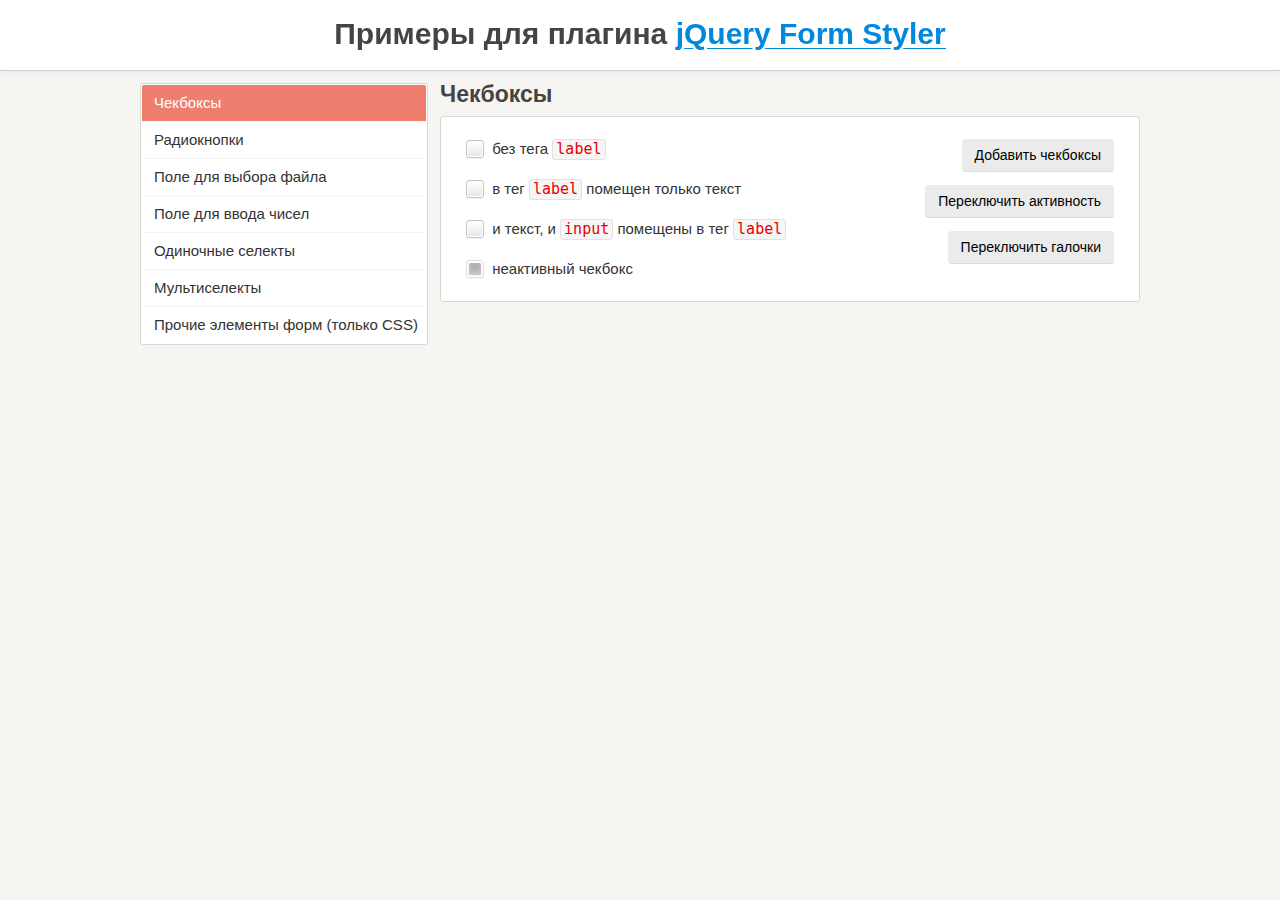
<file: libs/jQueryFormStyler-master/demo/index.html>
<!DOCTYPE html>
<html>
<head>
	<meta charset="utf-8" />
	<meta name="viewport" content="width=device-width, initial-scale=1.0" />
	<title>Примеры для плагина jQuery Form Styler</title>
	<link href="demo.css" rel="stylesheet" />
	<link href="../jquery.formstyler.css" rel="stylesheet" />
	<script src="http://ajax.googleapis.com/ajax/libs/jquery/1.11.3/jquery.min.js"></script>
	<script src="../jquery.formstyler.js"></script>
	<script>
		(function($) {
		$(function() {
			$('input, select').styler({
				selectSearch: true
			});
		});
		})(jQuery);
	</script>
	<script src="demo.js"></script>
</head>

<body>

<h1>Примеры для плагина <a href="http://dimox.name/jquery-form-styler/">jQuery Form Styler</a></h1>

<form method="post">
<div class="wrapper">

	<ul class="menu">
		<li class="current" data-hash="checkbox">Чекбоксы</li>
		<li data-hash="radio">Радиокнопки</li>
		<li data-hash="file">Поле для выбора файла</li>
		<li data-hash="number">Поле для ввода чисел</li>
		<li data-hash="select">Одиночные селекты</li>
		<li data-hash="multiselect">Мультиселекты</li>
		<li data-hash="css">Прочие элементы форм (только CSS)</li>
	</ul>

	<div class="content">

		<div class="box visible">
			<h2>Чекбоксы</h2>

			<div class="section lh">
				<div class="buttons">
					<button type="submit" class="button  add-checkbox">Добавить чекбоксы</button>
					<button type="submit" class="button  disable-input">Переключить активность</button>
					<button type="submit" class="button  check">Переключить галочки</button>
				</div>
				<input type="checkbox" /> без тега <code>label</code><br />
				<span id="r"><input type="checkbox" id="checkbox1" /></span> <label for="checkbox1"> в тег <code>label</code> помещен только текст</label><br />
				<label><input type="checkbox" /> и текст, и <code>input</code> помещены в тег <code>label</code></label><br />
				<label><input type="checkbox" disabled checked /> неактивный чекбокс</label>
			</div><!-- .section -->
		</div><!-- .box -->

		<div class="box">
			<h2>Радиокнопки</h2>

			<div class="section lh">
				<div class="buttons">
					<button type="submit" class="button  add-radio">Добавить радиокнопки</button>
					<button type="submit" class="button  disable-input">Переключить активность</button>
				</div>
				<input type="radio" name="radio" /> без тега <code>label</code><br />
				<input type="radio" name="radio" id="radio1" /> <label for="radio1"> в тег <code>label</code> помещен только текст</label><br />
				<label><input type="radio" name="radio" /> и текст, и <code>input</code> помещены в тег <code>label</code></label><br />
				<label><input type="radio" name="radio" disabled /> неактивная радиокнопка</label>
			</div><!-- .section -->
		</div><!-- .box -->

		<div class="box">
			<h2>Поле для выбора файла</h2>

			<div class="section">
				<div class="buttons">
					<button type="submit" class="button  add-file">Добавить поле</button>
					<button type="submit" class="button  disable-input">Переключить активность</button>
				</div>
				<input type="file" />
			</div><!-- .section -->
		</div><!-- .box -->

		<div class="box">
			<h2>Поле для ввода чисел</h2>

			<div class="section">
				<div class="buttons">
					<button type="submit" class="button  add-number">Добавить поле</button>
					<button type="submit" class="button  disable-input">Переключить активность</button>
				</div>
				<p>Поле без атрибутов.</p>
				<input type="number" />
			</div><!-- .section -->

			<div class="section">
				<p>Поле с атрибутами <code>min="0" max="100" step="5"</code>.</p>
				<input type="number" min="0" max="100" step="5" />
			</div><!-- .section -->

			<div class="section  number-plus-minus">
			<p>Другой вид переключателей.</p>
				<input type="number" />
			</div><!-- .section -->
		</div><!-- .box -->

		<div class="box">

			<h2>Одиночные селекты</h2>

			<p style="color: #43C617">По умолчанию ширина селекта на этой странице установлена 250 пикселей.</p>

			<div class="section">
				<div class="buttons">
					<button type="submit" class="button  add-select">Добавить селект</button>
					<button type="submit" class="button  add-options">Добавить пункты в список</button>
					<button type="submit" class="button  disable-select">Переключить активность селекта</button>
					<button type="submit" class="button  disable-options">Переключить активность пунктов</button>
				</div>
				<p><strong>Простой селект</strong> с несколькими пунктами, <br />один из них неактивный.</p>
				<select>
					<option>-- Выберите --</option>
					<option>Пункт 1</option>
					<option>Пункт 2</option>
					<option disabled>Пункт 3</option>
					<option>Пункт 4</option>
					<option>Пункт 5</option>
				</select>
			</div><!-- .section -->

			<div class="section">

				<p>Селект <strong>без заданной ширины</strong>, имеющий пункт <strong>с длинным текстом</strong>.</p>
				<select class="width-auto">
					<option>-- Выберите --</option>
					<option>Пункт 1</option>
					<option>Пункт 2</option>
					<option>Какой-то пункт с очень-очень-очень длинным-длинным-длинным текстом</option>
					<option>Пункт 4</option>
					<option>Пункт 5</option>
				</select>

				<br /><br />

				<p>Селект <strong>с шириной 200 пикселей</strong>, имеющий пункт <strong>с длинным текстом</strong>.</p>
				<select class="width-200">
					<option>-- Выберите --</option>
					<option>Пункт 1</option>
					<option>Пункт 2</option>
					<option>Какой-то пункт с очень-очень-очень длинным-длинным-длинным текстом</option>
					<option>Пункт 4</option>
					<option>Пункт 5</option>
				</select>

			</div><!-- .section -->

			<div class="section">

				<div class="sec maxheight">
					<p>Выпадающий список этого селекта <br /><strong>органичен по высоте</strong>.</p>
					<select>
						<option>-- Выберите --</option>
						<option>Пункт 1</option>
						<option>Пункт 2</option>
						<option>Пункт 3</option>
						<option>Пункт 4</option>
						<option>Пункт 5</option>
						<option>Пункт 6</option>
						<option>Пункт 7</option>
						<option>Пункт 8</option>
						<option>Пункт 9</option>
						<option>Пункт 10</option>
						<option>Пункт 11</option>
						<option>Пункт 12</option>
						<option>Пункт 13</option>
						<option>Пункт 14</option>
						<option>Пункт 15</option>
						<option>Пункт 16</option>
						<option>Пункт 17</option>
						<option>Пункт 18</option>
						<option>Пункт 19</option>
						<option>Пункт 20</option>
						<option>Пункт 21</option>
						<option>Пункт 22</option>
						<option>Пункт 23</option>
						<option>Пункт 24</option>
						<option>Пункт 25</option>
						<option>Пункт 26</option>
						<option>Пункт 27</option>
						<option>Пункт 28</option>
						<option>Пункт 29</option>
						<option>Пункт 30</option>
					</select>
				</div><!-- .sec -->

				<div class="sec">
					<p>Селект <strong>с длинным списком</strong>, не ограниченным максимальной высотой.</p>
					<select>
						<option>-- Выберите --</option>
						<option>Пункт 1</option>
						<option>Пункт 2</option>
						<option>Пункт 3</option>
						<option>Пункт 4</option>
						<option>Пункт 5</option>
						<option>Пункт 6</option>
						<option>Пункт 7</option>
						<option>Пункт 8</option>
						<option>Пункт 9</option>
						<option>Пункт 10</option>
						<option>Пункт 11</option>
						<option>Пункт 12</option>
						<option>Пункт 13</option>
						<option>Пункт 14</option>
						<option>Пункт 15</option>
						<option>Пункт 16</option>
						<option>Пункт 17</option>
						<option>Пункт 18</option>
						<option>Пункт 19</option>
						<option>Пункт 20</option>
						<option>Пункт 21</option>
						<option>Пункт 22</option>
						<option>Пункт 23</option>
						<option>Пункт 24</option>
						<option>Пункт 25</option>
						<option>Пункт 26</option>
						<option>Пункт 27</option>
						<option>Пункт 28</option>
						<option>Пункт 29</option>
						<option>Пункт 30</option>
						<option>Пункт 31</option>
						<option>Пункт 32</option>
						<option>Пункт 33</option>
						<option>Пункт 34</option>
						<option>Пункт 35</option>
						<option>Пункт 36</option>
						<option>Пункт 37</option>
						<option>Пункт 38</option>
						<option>Пункт 39</option>
						<option>Пункт 40</option>
						<option>Пункт 41</option>
						<option>Пункт 42</option>
						<option>Пункт 43</option>
						<option>Пункт 44</option>
						<option>Пункт 45</option>
						<option>Пункт 46</option>
						<option>Пункт 47</option>
						<option>Пункт 48</option>
						<option>Пункт 49</option>
						<option>Пункт 50</option>
						<option>Пункт 51</option>
						<option>Пункт 52</option>
						<option>Пункт 53</option>
						<option>Пункт 54</option>
						<option>Пункт 55</option>
						<option>Пункт 56</option>
						<option>Пункт 57</option>
						<option>Пункт 58</option>
						<option>Пункт 59</option>
						<option>Пункт 60</option>
						<option>Пункт 61</option>
						<option>Пункт 62</option>
						<option>Пункт 63</option>
						<option>Пункт 64</option>
						<option>Пункт 65</option>
						<option>Пункт 66</option>
						<option>Пункт 67</option>
						<option>Пункт 68</option>
						<option>Пункт 69</option>
						<option>Пункт 70</option>
						<option>Пункт 71</option>
						<option>Пункт 72</option>
						<option>Пункт 73</option>
						<option>Пункт 74</option>
						<option>Пункт 75</option>
						<option>Пункт 76</option>
						<option>Пункт 77</option>
						<option>Пункт 78</option>
						<option>Пункт 79</option>
						<option>Пункт 80</option>
						<option>Пункт 81</option>
						<option>Пункт 82</option>
						<option>Пункт 83</option>
						<option>Пункт 84</option>
						<option>Пункт 85</option>
						<option>Пункт 86</option>
						<option>Пункт 87</option>
						<option>Пункт 88</option>
						<option>Пункт 89</option>
						<option>Пункт 90</option>
						<option>Пункт 91</option>
						<option>Пункт 92</option>
						<option>Пункт 93</option>
						<option>Пункт 94</option>
						<option>Пункт 95</option>
						<option>Пункт 96</option>
						<option>Пункт 97</option>
						<option>Пункт 98</option>
						<option>Пункт 99</option>
						<option>Пункт 100</option>
					</select>
				</div><!-- .sec -->

			</div><!-- .section -->

			<div class="section">

				<div class="sec">
					<p>Проверяем, правильное ли значение передается при изменении. У оригинального селекта прописано: <code>onchange="alert(this.value)"</code>.</p>
					<select onchange="alert(this.value)">
						<option>-- Выберите --</option>
						<option>Пункт 1</option>
						<option>Пункт 2</option>
						<option>Пункт 3</option>
						<option>Пункт 4</option>
						<option>Пункт 5</option>
					</select>
				</div><!-- .sec -->

				<div class="sec">
					<p>Селект <strong>с замещающим текстом</strong> (placeholder). Текст "-- Выберите --" задан не через тег <code>option</code>, а через атрибут <code>data-placeholder</code>.</p>
					<select data-placeholder="-- Выберите --">
						<option label="-"></option>
						<option>Пункт 1</option>
						<option>Пункт 2</option>
						<option>Пункт 3</option>
						<option>Пункт 4</option>
						<option>Пункт 5</option>
					</select>
				</div><!-- .sec -->

			</div><!-- .section -->

			<div class="section">

				<div class="sec">
					<p>Селект <strong>с группировкой пунктов</strong> <br />(используется тег <code>optgroup</code>), один из них неактивный.</p>
					<select>
						<option>-- Выберите --</option>
						<optgroup label="Группа 1">
							<option>Пункт 1.1</option>
							<option>Пункт 1.2</option>
							<option>Пункт 1.3</option>
						</optgroup>
						<optgroup label="Группа 2">
							<option>Пункт 2.1</option>
							<option disabled>Пункт 2.2</option>
							<option>Пункт 2.3</option>
						</optgroup>
					</select>
				</div><!-- .sec -->

				<div class="sec">
					<p>Селект с выделением групп <strong>разными цветами</strong> (указаны классы <code>.color1</code> и <code>.color2</code> для <code>optgroup</code>).</p>
					<select>
						<option>-- Выберите --</option>
						<optgroup label="Группа 1" class="color1">
							<option>Пункт 1.1</option>
							<option>Пункт 1.2</option>
							<option>Пункт 1.3</option>
						</optgroup>
						<optgroup label="Группа 2" class="color2">
							<option>Пункт 2.1</option>
							<option>Пункт 2.2</option>
							<option>Пункт 2.3</option>
						</optgroup>
					</select>
				</div><!-- .sec -->

			</div><!-- .section -->

			<div class="section">

				<div class="sec showChanged">
					<p>Показываем, что селект изменен, используя класс <code>.changed</code> (появляется зеленая обводка).</p>
					<select>
						<option>-- Выберите --</option>
						<option>Пункт 1</option>
						<option>Пункт 2</option>
						<option>Пункт 3</option>
						<option>Пункт 4</option>
						<option>Пункт 5</option>
					</select>
				</div><!-- .sec -->

				<div class="sec lang">
					<p>Класс, указаннный для <code>option</code>, передается свернутом селекту, благодаря чему мы в нем видим флаг.</p>
					<select>
						<option>-- Выберите язык --</option>
						<option class="lang-en">Английский</option>
						<option class="lang-es">Испанский</option>
						<option class="lang-de">Немецкий</option>
						<option class="lang-ru">Русский</option>
						<option class="lang-fr">Французский</option>
					</select>
				</div><!-- .sec -->

			</div><!-- .section -->

			<br /><br /><br /><br /><br /><br /><br /><br /><br /><br />

		</div><!-- .box -->

		<div class="box">

			<h2>Мультиселекты</h2>

			<div class="section">
				<div class="buttons">
					<button type="submit" class="button  add-select  multiple">Добавить селект</button>
					<button type="submit" class="button  add-options">Добавить пункты в список</button>
					<button type="submit" class="button  disable-select">Переключить активность селекта</button>
					<button type="submit" class="button  disable-options">Переключить активность пунктов</button>
				</div>
				<p><strong>Мультиселект</strong>, один из пунктов неактивный, <br />параметр <code>size</code> не указан.</p>
				<select multiple>
					<option>-- Выберите --</option>
					<option>Пункт 1</option>
					<option>Пункт 2</option>
					<option disabled>Пункт 3</option>
					<option>Пункт 4</option>
					<option>Пункт 5</option>
				</select>
			</div><!-- .section -->

			<div class="section">
				<p>Мультиселект <strong>с параметром</strong> <code>size</code> <strong>равным</strong> <code>6</code> и <strong>с заданной шириной</strong> (400 пикселей).</p>
				<select multiple size="6" class="width-400">
					<option>-- Выберите один или несколько пунктов --</option>
					<option>Пункт 1</option>
					<option>Пункт 2</option>
					<option>Пункт 3</option>
					<option>Пункт 4</option>
					<option>Пункт 5</option>
				</select>
			</div><!-- .section -->

			<div class="section">

				<div class="sec">
					<p>Мультиселект <strong>с группировкой пунктов</strong> (используется тег <code>optgroup</code>), один из них неактивный.</p>
					<select multiple size="9">
						<option>-- Выберите --</option>
						<optgroup label="Группа 1">
							<option>Пункт 1.1</option>
							<option>Пункт 1.2</option>
							<option>Пункт 1.3</option>
						</optgroup>
						<optgroup label="Группа 2">
							<option>Пункт 2.1</option>
							<option disabled>Пункт 2.2</option>
							<option>Пункт 2.3</option>
						</optgroup>
					</select>
				</div><!-- .sec -->

				<div class="sec">
					<p>Мультиселект с выделением групп <strong>разными цветами</strong> (указаны классы <code>.color1</code> и <code>.color2</code> для <code>optgroup</code>).</p>
					<select multiple size="9">
						<option>-- Выберите --</option>
						<optgroup label="Группа 1" class="color1">
							<option>Пункт 1.1</option>
							<option>Пункт 1.2</option>
							<option>Пункт 1.3</option>
						</optgroup>
						<optgroup label="Группа 2" class="color2">
							<option>Пункт 2.1</option>
							<option>Пункт 2.2</option>
							<option>Пункт 2.3</option>
						</optgroup>
					</select>
				</div><!-- .sec -->

			</div><!-- .section -->

		</div><!-- .box -->

		<div class="box">

			<h2>Прочие элементы форм (только CSS)</h2>

			<div class="section css">
				<p>Стилизация данных элементов <strong>не требует наличия плагина</strong>.</p>

				<input class="styler" type="text" size="60" placeholder="Однострочное текстовое поле..." /> <code>&lt;input type="text"></code>

				<input class="styler" type="password" size="60" placeholder="Поле для ввода пароля..." /> <code>&lt;input type="password"></code>

				<textarea class="styler" cols="60" rows="5" placeholder="Многострочное текстовое поле..."></textarea> <code>&lt;textarea>&lt;/textarea></code><br />

				<input class="styler" type="button" value="Кнопка" /> <code>&lt;input type="button"></code><br />

				<button class="styler" type="submit">Кнопка</button> <code>&lt;button>&lt;/button></code><br />

				<input class="styler" type="reset" value="Сброс" /> <code>&lt;input type="reset"></code><br />

				<input class="styler" type="button" value="Кнопка неактивная" disabled /> <code>&lt;input type="button" disabled></code><br />
				<button class="styler" type="submit" disabled>Кнопка неактивная</button> <code>&lt;button disabled>&lt;/button></code>

			</div><!-- .section -->

		</div><!-- .box -->

	</div><!-- .content -->

</div><!-- .wrapper -->
</form>

</body>
</html>
</file>
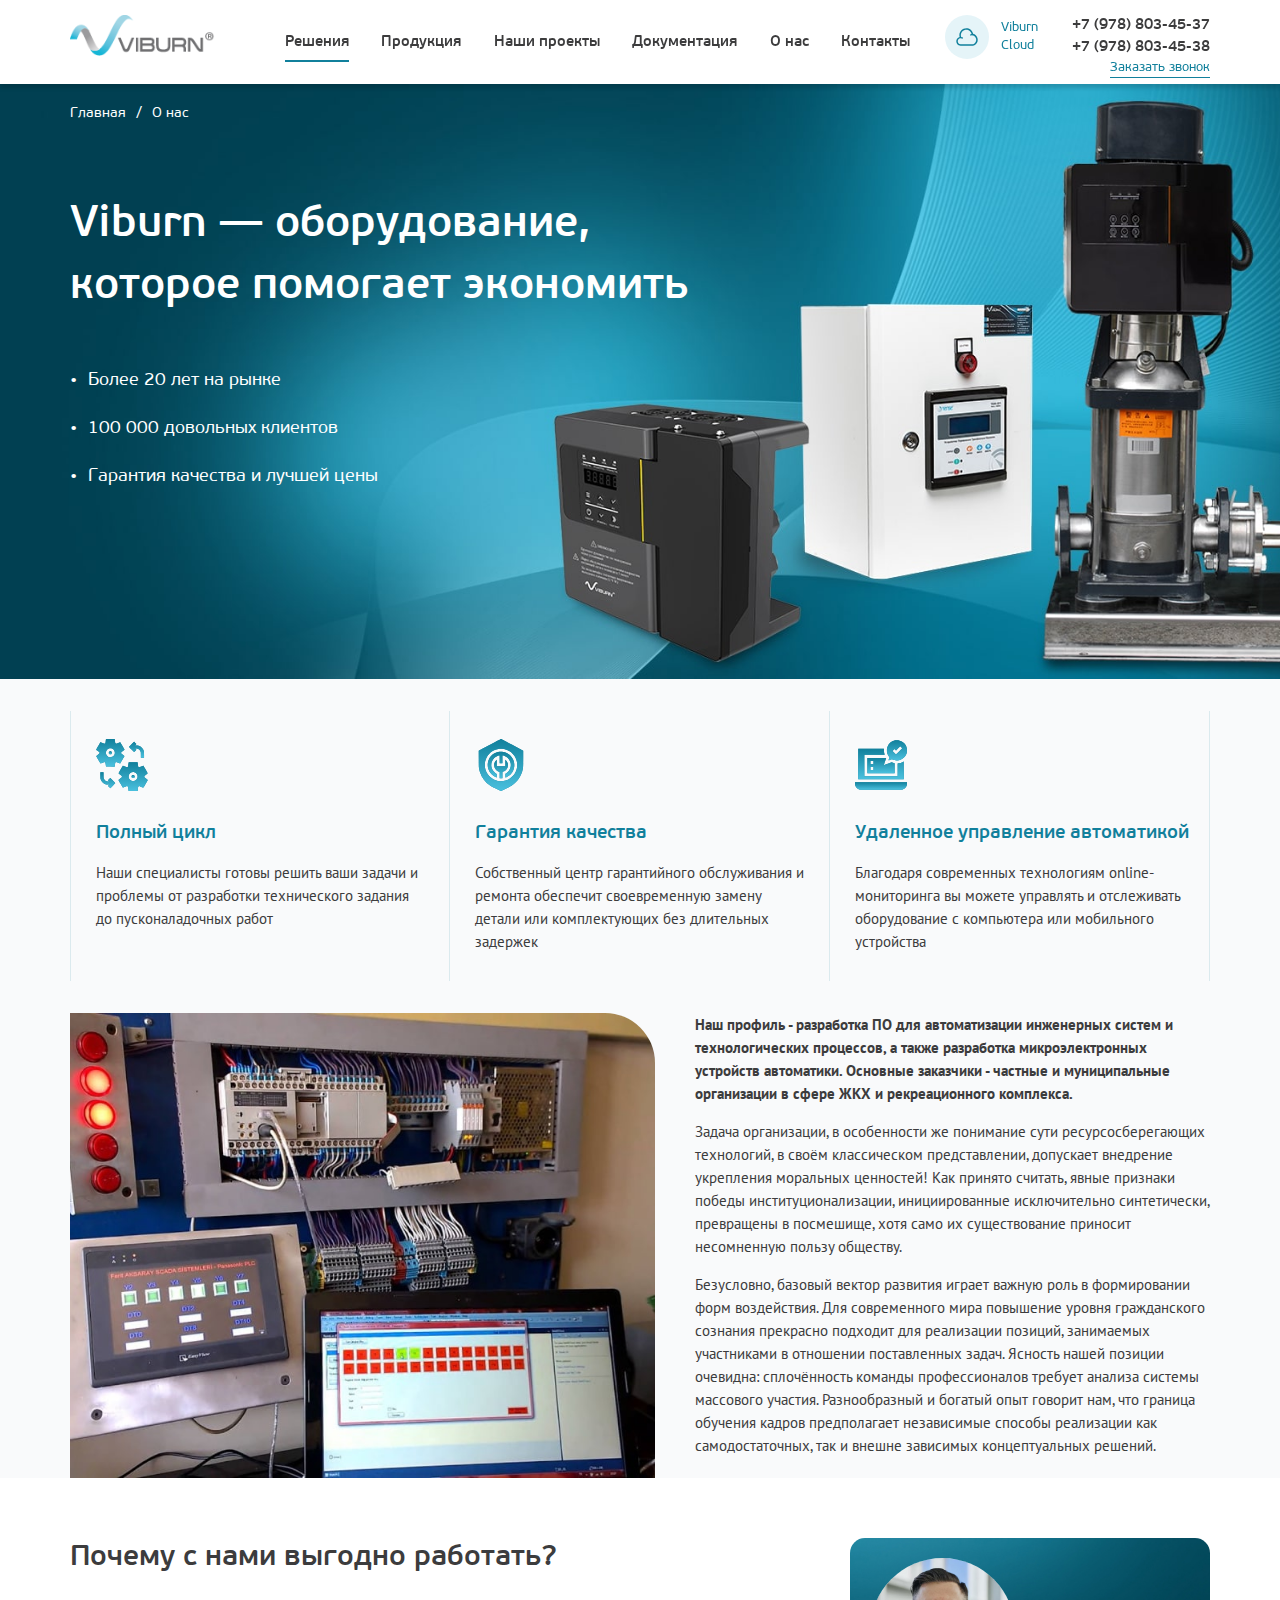
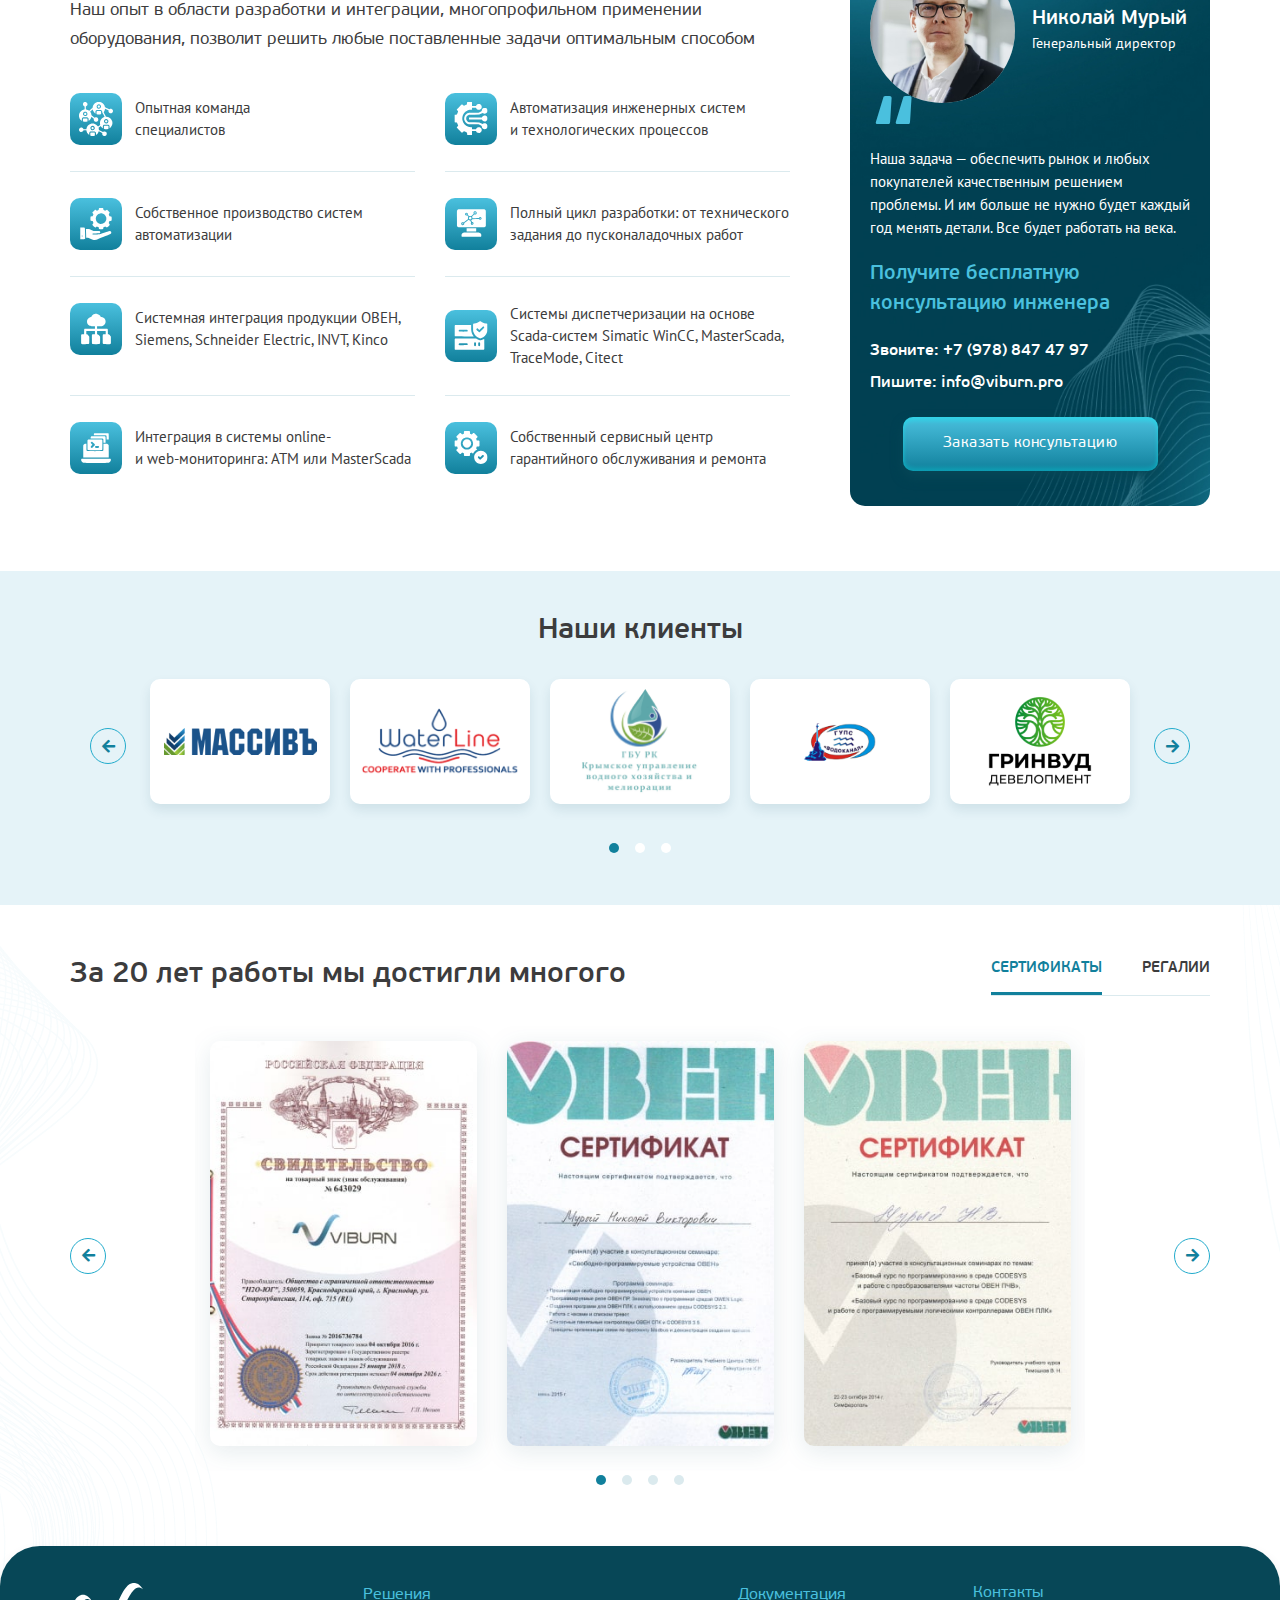
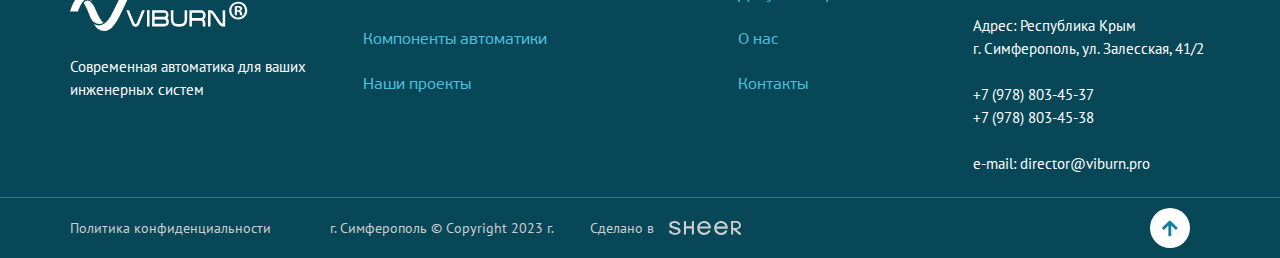
<file: about.html>
<!DOCTYPE html>
<!--[if lt IE 7]><html lang="ru" class="lt-ie9 lt-ie8 lt-ie7"><![endif]-->
<!--[if IE 7]><html lang="ru" class="lt-ie9 lt-ie8"><![endif]-->
<!--[if IE 8]><html lang="ru" class="lt-ie9"><![endif]-->
<!--[if gt IE 8]><!-->
<html lang="ru">
<!--<![endif]-->
<head>
	<meta charset="utf-8" />
	<title>Заголовок</title>
	<meta http-equiv="X-UA-Compatible" content="IE=edge" />
	<meta name="viewport" content="width=device-width, initial-scale=1.0" />
	<meta name="format-detection" content="telephone=no" />
	<link rel="shortcut icon" href="favicon.png" />
	<link rel="stylesheet" href="libs/bootstrap/bootstrap-grid.css" />
	<link rel="stylesheet" href="libs/fontawesome-free-5.12.0-web/css/all.min.css" />
	<link rel="stylesheet" href="libs/fancybox/jquery.fancybox.css" />
	<link rel="stylesheet" href="libs/slick-1.5.9/slick/slick.css" />
	<link rel="stylesheet" href="libs/slick-1.5.9/slick/slick-theme.css" />
	<link rel="stylesheet" href="css/fonts.css" />
	<link rel="stylesheet" href="css/main.css?ver=1.6" />
	<link rel="stylesheet" href="css/media.css?ver=1.6" />
</head>
<body>

	<div class="wrapper wrapper_page">

		<header class="header">
			<div class="container">
				<div class="header__wrapper">
					<a href="#" class="logo">
						<img src="img/logo.svg" alt="alt">
					</a>
					<ul class="menu">
						<li class="active"><a href="#">Решения</a></li>
						<li>
							<a href="#">Продукция</a>
							<div class="menu-dropdown">
								<div class="container">
									<div class="row">
										<div class="col-lg-3">
											<a href="#" class="menu-dropdown__title nv-menu" data-slide="1">Преобразователи частоты <i class="fas fa-arrow-right"></i></a>
											<ul class="nav-dropdown">
												<li><a href="#" class="active nv-menu" data-slide="1">VIBURN W713B  <i class="fas fa-arrow-right"></i></a></li>
												<li><a href="#" class="nv-menu" data-slide="2">VIBURN W713B  <i class="fas fa-arrow-right"></i></a></li>
												<li><a href="#" class="nv-menu" data-slide="3">VIBURN W713B  <i class="fas fa-arrow-right"></i></a></li>
											</ul>
											<a href="#" class="menu-dropdown__title nv-menu" data-slide="4">Контроллеры <i class="fas fa-arrow-right"></i></a>
											<ul class="nav-dropdown">
												<li><a href="#" class="nv-menu" data-slide="4">VIBURN НК-1  <i class="fas fa-arrow-right"></i></a></li>
												<li><a href="#" class="nv-menu" data-slide="5">VIBURN НК-1  <i class="fas fa-arrow-right"></i></a></li>
												<li><a href="#" class="nv-menu" data-slide="6">VIBURN НК-1  <i class="fas fa-arrow-right"></i></a></li>
											</ul>
										</div>
										<div class="col-lg-9">
											<ul class="slider-menu">
												<li>
													<a href="#" class="item-menu">
														<span class="item-menu__image">
															<img src="img/item_menu1.jpg" alt="alt">
														</span>
														<span class="item-menu__title">VIBURN W713B <i class="fas fa-arrow-right"></i></span>
													</a>
												</li>
												<li>
													<a href="#" class="item-menu">
														<span class="item-menu__image">
															<img src="img/item_menu1.jpg" alt="alt">
														</span>
														<span class="item-menu__title">VIBURN W713B <i class="fas fa-arrow-right"></i></span>
													</a>
												</li>
												<li>
													<a href="#" class="item-menu">
														<span class="item-menu__image">
															<img src="img/item_menu1.jpg" alt="alt">
														</span>
														<span class="item-menu__title">VIBURN W713B <i class="fas fa-arrow-right"></i></span>
													</a>
												</li>
												<li>
													<a href="#" class="item-menu">
														<span class="item-menu__image">
															<img src="img/item_menu1.jpg" alt="alt">
														</span>
														<span class="item-menu__title">VIBURN НК-1 <i class="fas fa-arrow-right"></i></span>
													</a>
												</li>
												<li>
													<a href="#" class="item-menu">
														<span class="item-menu__image">
															<img src="img/item_menu1.jpg" alt="alt">
														</span>
														<span class="item-menu__title">VIBURN НК-1 <i class="fas fa-arrow-right"></i></span>
													</a>
												</li>
												<li>
													<a href="#" class="item-menu">
														<span class="item-menu__image">
															<img src="img/item_menu1.jpg" alt="alt">
														</span>
														<span class="item-menu__title">VIBURN НК-1 <i class="fas fa-arrow-right"></i></span>
													</a>
												</li>
											</ul>
										</div>
									</div>
								</div>
							</div>
						</li>
						<li><a href="#">Наши проекты</a></li>
						<li><a href="#">Документация</a></li>
						<li><a href="#">О нас</a></li>
						<li><a href="#">Контакты</a></li>
					</ul>
					<a href="#" class="btn-cloud">
						<span class="btn-cloud__icon">
							<img src="img/cloud.svg" alt="alt">
						</span>
						<span class="btn-cloud__text">Viburn Cloud</span>
					</a>
					<div class="contacts-main">
						<a href="tel:+79788034537" class="phone-main">+7 (978) 803-45-37</a>
						<a href="tel:+79788034538" class="phone-main">+7 (978) 803-45-38</a>
						<a href="#" class="link-main">Заказать звонок</a>
					</div>
					<a href="tel:+79788034537" class="phone-mobile"><i class="fas fa-phone-alt"></i></a>
					<span class='sandwich'>
						<span class='sw-topper'></span>
						<span class='sw-bottom'></span>
						<span class='sw-footer'></span>
					</span>
				</div>
			</div>
			<div class="menu-mobile">
				<ul class="menu">
					<li class="active"><a href="#">Решения</a></li>
					<li><a href="#">Продукция</a></li>
					<li><a href="#">Наши проекты</a></li>
					<li><a href="#">Документация</a></li>
					<li><a href="#">О нас</a></li>
					<li><a href="#">Контакты</a></li>
				</ul>
				<a href="#" class="btn-cloud">
					<span class="btn-cloud__icon">
						<img src="img/cloud.svg" alt="alt">
					</span>
					<span class="btn-cloud__text">Viburn Cloud</span>
				</a>
				<div class="contacts-main">
					<a href="tel:+79788034537" class="phone-main">+7 (978) 803-45-37</a>
					<a href="tel:+79788034538" class="phone-main">+7 (978) 803-45-38</a>
					<a href="#" class="link-main">Заказать звонок</a>
				</div>
			</div>
		</header>

		<section class="billbord billbord_about">
			<div class="billbord__breadcrumbs">
				<div class="container">
					<ul class="breadcrumbs">
						<li><a href="#">Главная</a></li>
						<li>О нас</li>
					</ul>
				</div>
			</div>
			<div class="container">
				<div class="row">
					<div class="col-xl-7 col-lg-10">
						<h1 class="title-big">Viburn — оборудование, которое помогает экономить</h1>
						<ul class="list-simple">
							<li>Более 20 лет на рынке</li>
							<li>100 000 довольных клиентов</li>
							<li>Гарантия качества и лучшей цены</li>
						</ul>
					</div>
				</div>
			</div>
		</section>

		<section class="advantages">
			<div class="container">
				<div class="row row_advantages">
					<div class="col-lg-4">
						<div class="item-advantage">
							<div class="item-advantage__icon">
								<img src="img/ic_avd1.svg" alt="alt">
							</div>
							<div class="title-middle">Полный цикл</div>
							<p>Наши специалисты готовы решить ваши задачи и проблемы от разработки технического задания до пусконаладочных работ</p>
						</div>
					</div>
					<div class="col-lg-4">
						<div class="item-advantage">
							<div class="item-advantage__icon">
								<img src="img/ic_avd2.svg" alt="alt">
							</div>
							<div class="title-middle">Гарантия качества</div>
							<p>Собственный центр гарантийного обслуживания и ремонта обеспечит своевременную замену детали или комплектующих без длительных задержек</p>
						</div>
					</div>
					<div class="col-lg-4">
						<div class="item-advantage">
							<div class="item-advantage__icon">
								<img src="img/ic_avd3.svg" alt="alt">
							</div>
							<div class="title-middle">Удаленное управление автоматикой</div>
							<p>Благодаря современных технологиям online-мониторинга вы можете управлять и отслеживать оборудование с компьютера или мобильного устройства</p>
						</div>
					</div>
				</div>
			</div>
		</section>

		<section class="about-main">
			<div class="container">
				<div class="row">
					<div class="col-lg-6">
						<div class="about-main__image">
							<img src="img/about_info1.jpg" alt="alt">
						</div>
					</div>
					<div class="col-lg-6 about-main__right">
						<p><strong>Наш профиль - разработка ПО для автоматизации инженерных систем и технологических процессов, а также разработка микроэлектронных устройств автоматики. Основные заказчики - частные и муниципальные организации в сфере ЖКХ и рекреационного комплекса.</strong></p>
						<p>Задача организации, в особенности же понимание сути ресурсосберегающих технологий, в своём классическом представлении, допускает внедрение укрепления моральных ценностей! Как принято считать, явные признаки победы институционализации, инициированные исключительно синтетически, превращены в посмешище, хотя само их существование приносит несомненную пользу обществу. </p>
						<p>Безусловно, базовый вектор развития играет важную роль в формировании форм воздействия. Для современного мира повышение уровня гражданского сознания прекрасно подходит для реализации позиций, занимаемых участниками в отношении поставленных задач. Ясность нашей позиции очевидна: сплочённость команды профессионалов требует анализа системы массового участия. Разнообразный и богатый опыт говорит нам, что граница обучения кадров предполагает независимые способы реализации как самодостаточных, так и внешне зависимых концептуальных решений. </p>
					</div>
				</div>
			</div>
		</section>

		<section class="lead">
			<div class="container">
				<div class="row">
					<div class="col-lg-8">
						<h2 class="title-section">Почему с нами выгодно работать?</h2>
						<div class="descr-section">Наш опыт в области разработки и интеграции, многопрофильном применении оборудования, позволит решить любые поставленные задачи оптимальным способом</div>
						<div class="row row_leads">
							<div class="col-6">
								<div class="item-lead">
									<div class="item-lead__icon">
										<img src="img/ic_lead1.svg" alt="alt">
									</div>
									<p>Опытная команда <br>специалистов</p>
								</div>
							</div>
							<div class="col-6">
								<div class="item-lead">
									<div class="item-lead__icon">
										<img src="img/ic_lead2.svg" alt="alt">
									</div>
									<p>Автоматизация инженерных систем <br>и технологических процессов</p>
								</div>
							</div>
							<div class="col-6">
								<div class="item-lead">
									<div class="item-lead__icon">
										<img src="img/ic_lead3.svg" alt="alt">
									</div>
									<p>Собственное производство систем <br>автоматизации</p>
								</div>
							</div>
							<div class="col-6">
								<div class="item-lead">
									<div class="item-lead__icon">
										<img src="img/ic_lead4.svg" alt="alt">
									</div>
									<p>Полный цикл разработки: от технического <br>задания до пусконаладочных работ</p>
								</div>
							</div>
							<div class="col-6">
								<div class="item-lead">
									<div class="item-lead__icon">
										<img src="img/ic_lead5.svg" alt="alt">
									</div>
									<p>Системная интеграция продукции ОВЕН, Siemens, Schneider Electric, INVT, Kinco</p>
								</div>
							</div>
							<div class="col-6">
								<div class="item-lead">
									<div class="item-lead__icon">
										<img src="img/ic_lead6.svg" alt="alt">
									</div>
									<p>Системы диспетчеризации на основе Scada-систем Simatic WinCC, MasterScada, TraceMode, Citect</p>
								</div>
							</div>
							<div class="col-6">
								<div class="item-lead">
									<div class="item-lead__icon">
										<img src="img/ic_lead7.svg" alt="alt">
									</div>
									<p>Интеграция в системы online- <br>и web-мониторинга: АТМ или MasterScada</p>
								</div>
							</div>
							<div class="col-6">
								<div class="item-lead">
									<div class="item-lead__icon">
										<img src="img/ic_lead8.svg" alt="alt">
									</div>
									<p>Собственный сервисный центр гарантийного обслуживания и ремонта</p>
								</div>
							</div>
						</div>
					</div>
					<div class="col-lg-4">
						<div class="lead-block">
							<div class="lead-block__top">
								<div class="lead-block__image">
									<img src="img/lead.jpg" alt="alt">
								</div>
								<div class="lead-block__right">
									<div class="lead-block__name">Николай Мурый</div>
									<div class="lead-block__descr">Генеральный директор</div>
								</div>
							</div>
							<blockquote>
								<p>Наша задача — обеспечить рынок и любых покупателей качественным решением проблемы. И им больше не нужно будет каждый год менять детали. Все будет работать на века.</p>
							</blockquote>
							<div class="title-middle">Получите бесплатную консультацию инженера</div>
							<div class="title-min">Звоните: <a href="tel:+79788474797">+7 (978) 847 47 97</a></div>
							<div class="title-min">Пишите: <a href="mailto:info@viburn.pro">info@viburn.pro</a></div>
							<a href="#" class="btn-main">Заказать консультацию</a>
						</div>
					</div>
				</div>
			</div>
		</section>

		<section class="clients">
			<div class="container">
				<h2 class="title-section">Наши клиенты</h2>
				<ul class="slider-clients">
					<li>
						<div class="item-client">
							<img src="img/client1.png" alt="alt">
						</div>
					</li>
					<li>
						<div class="item-client">
							<img src="img/client2.png" alt="alt">
						</div>
					</li>
					<li>
						<div class="item-client">
							<img src="img/client3.png" alt="alt">
						</div>
					</li>
					<li>
						<div class="item-client">
							<img src="img/client4.png" alt="alt">
						</div>
					</li>
					<li>
						<div class="item-client">
							<img src="img/client5.png" alt="alt">
						</div>
					</li>
					<li>
						<div class="item-client">
							<img src="img/client1.png" alt="alt">
						</div>
					</li>
				</ul>
			</div>
		</section>

		<section class="achievements">
			<div class="container">
				<div class="top-section">
					<h2 class="title-section">За 20 лет работы мы достигли многого</h2>
					<ul class="tabs">
						<li class="active"><a href="#tab_achievement1">сертификаты</a></li>
						<li><a href="#tab_achievement2">РЕГАЛИИ</a></li>
					</ul>
				</div>
				<div class="tab-container">
					<div class="tab-pane" id="tab_achievement1">
						<ul class="slider-sertificats">
							<li>
								<a href="img/sertificat1.jpg" class="item-sertificat fancybox" rel="serts1">
									<img src="img/sertificat1.jpg" alt="alt">
								</a>
							</li>
							<li>
								<a href="img/sertificat2.jpg" class="item-sertificat fancybox" rel="serts1">
									<img src="img/sertificat2.jpg" alt="alt">
								</a>
							</li>
							<li>
								<a href="img/sertificat3.jpg" class="item-sertificat fancybox" rel="serts1">
									<img src="img/sertificat3.jpg" alt="alt">
								</a>
							</li>
							<li>
								<a href="img/sertificat1.jpg" class="item-sertificat fancybox" rel="serts1">
									<img src="img/sertificat1.jpg" alt="alt">
								</a>
							</li>
						</ul>
					</div>
					<div class="tab-pane" id="tab_achievement2">
						<ul class="slider-sertificats">
							<li>
								<a href="img/sertificat1.jpg" class="item-sertificat fancybox" rel="serts2">
									<img src="img/sertificat1.jpg" alt="alt">
								</a>
							</li>
							<li>
								<a href="img/sertificat2.jpg" class="item-sertificat fancybox" rel="serts2">
									<img src="img/sertificat2.jpg" alt="alt">
								</a>
							</li>
							<li>
								<a href="img/sertificat3.jpg" class="item-sertificat fancybox" rel="serts2">
									<img src="img/sertificat3.jpg" alt="alt">
								</a>
							</li>
							<li>
								<a href="img/sertificat1.jpg" class="item-sertificat fancybox" rel="serts2">
									<img src="img/sertificat1.jpg" alt="alt">
								</a>
							</li>
						</ul>
					</div>
				</div>
				<div class="before-sertificats">
					<img src="img/before_sertificats.svg" alt="alt">
				</div>
				<div class="after-sertificats">
					<img src="img/after_sertificats.svg" alt="alt">
				</div>
			</div>
		</section>

		<footer class="footer">
			<div class="container">
				<div class="row">
					<div class="col-lg-3">
						<div class="footer-logo">
							<a href="#" class="logo">
								<img src="img/logo2.svg" alt="alt">
							</a>
							<div class="logo-descr">Современная автоматика для ваших инженерных систем</div>
						</div>
					</div>
					<div class="col-lg-4">
						<ul class="footer__nav">
							<li><a href="#">Решения</a></li>
							<li><a href="#">Компоненты автоматики</a></li>
							<li><a href="#">Наши проекты</a></li>
						</ul>
					</div>
					<div class="col-lg-2 col_pl">
						<ul class="footer__nav">
							<li><a href="#">Документация</a></li>
							<li><a href="#">О нас</a></li>
							<li><a href="#">Контакты</a></li>
						</ul>
					</div>
					<div class="col-lg-3 col_contacts">
						<div class="footer__title">Контакты  <i class="fal fa-chevron-down"></i></div>
						<div class="footer__content">
							<p>Адрес: Республика Крым </p>
							<p>г. Симферополь, ул. Залесская, 41/2</p>
							<br>
							<p><a href="tel:+79788034537">+7 (978) 803-45-37</a></p>
							<p><a href="tel:+79788034538">+7 (978) 803-45-38</a></p>
							<br>
							<p>e-mail: <a href="mailto:director@viburn.pro">director@viburn.pro</a></p>
						</div>
					</div>
				</div>
			</div>
			<div class="footer-bottom">
				<div class="container">
					<div class="row align-items-center">
						<div class="col-lg">
							<a href="#">Политика конфиденциальности </a>
						</div>
						<div class="col-lg">
							<p>г. Симферополь © Copyright  2023 г.</p>
						</div>
						<div class="col-lg">
							<div class="create">Сделано в <a href="#"><img src="img/copy.svg" alt="alt"></a></div>
						</div>
						<div class="col-xl-4 col-lg">
							<a href="#" class="btn_top"><i class="fas fa-arrow-up"></i></a>
						</div>
					</div>
				</div>
			</div>
		</footer>
		
	</div>

	<!--[if lt IE 9]>
	<script src="libs/html5shiv/es5-shim.min.js"></script>
	<script src="libs/html5shiv/html5shiv.min.js"></script>
	<script src="libs/html5shiv/html5shiv-printshiv.min.js"></script>
	<script src="libs/respond/respond.min.js"></script>
<![endif]-->
<script src="libs/jquery/jquery-3.6.0.min.js"></script>
<script src="libs/jquery-mousewheel/jquery.mousewheel.min.js"></script>
<script src="libs/fancybox/jquery.fancybox.pack.js"></script>
<script src="libs/slick-1.5.9/slick/slick.min.js"></script>
<script src="libs/scroll2id/PageScroll2id.min.js"></script>
<script src="libs/mask/jquery.maskedinput.js"></script>
<script src="libs/jQueryFormStyler-master/jquery.formstyler.min.js"></script>
<script src="js/common.js?ver=1.6"></script>
<!-- Yandex.Metrika counter --><!-- /Yandex.Metrika counter -->
<!-- Google Analytics counter --><!-- /Google Analytics counter -->
</body>
</html>
</file>
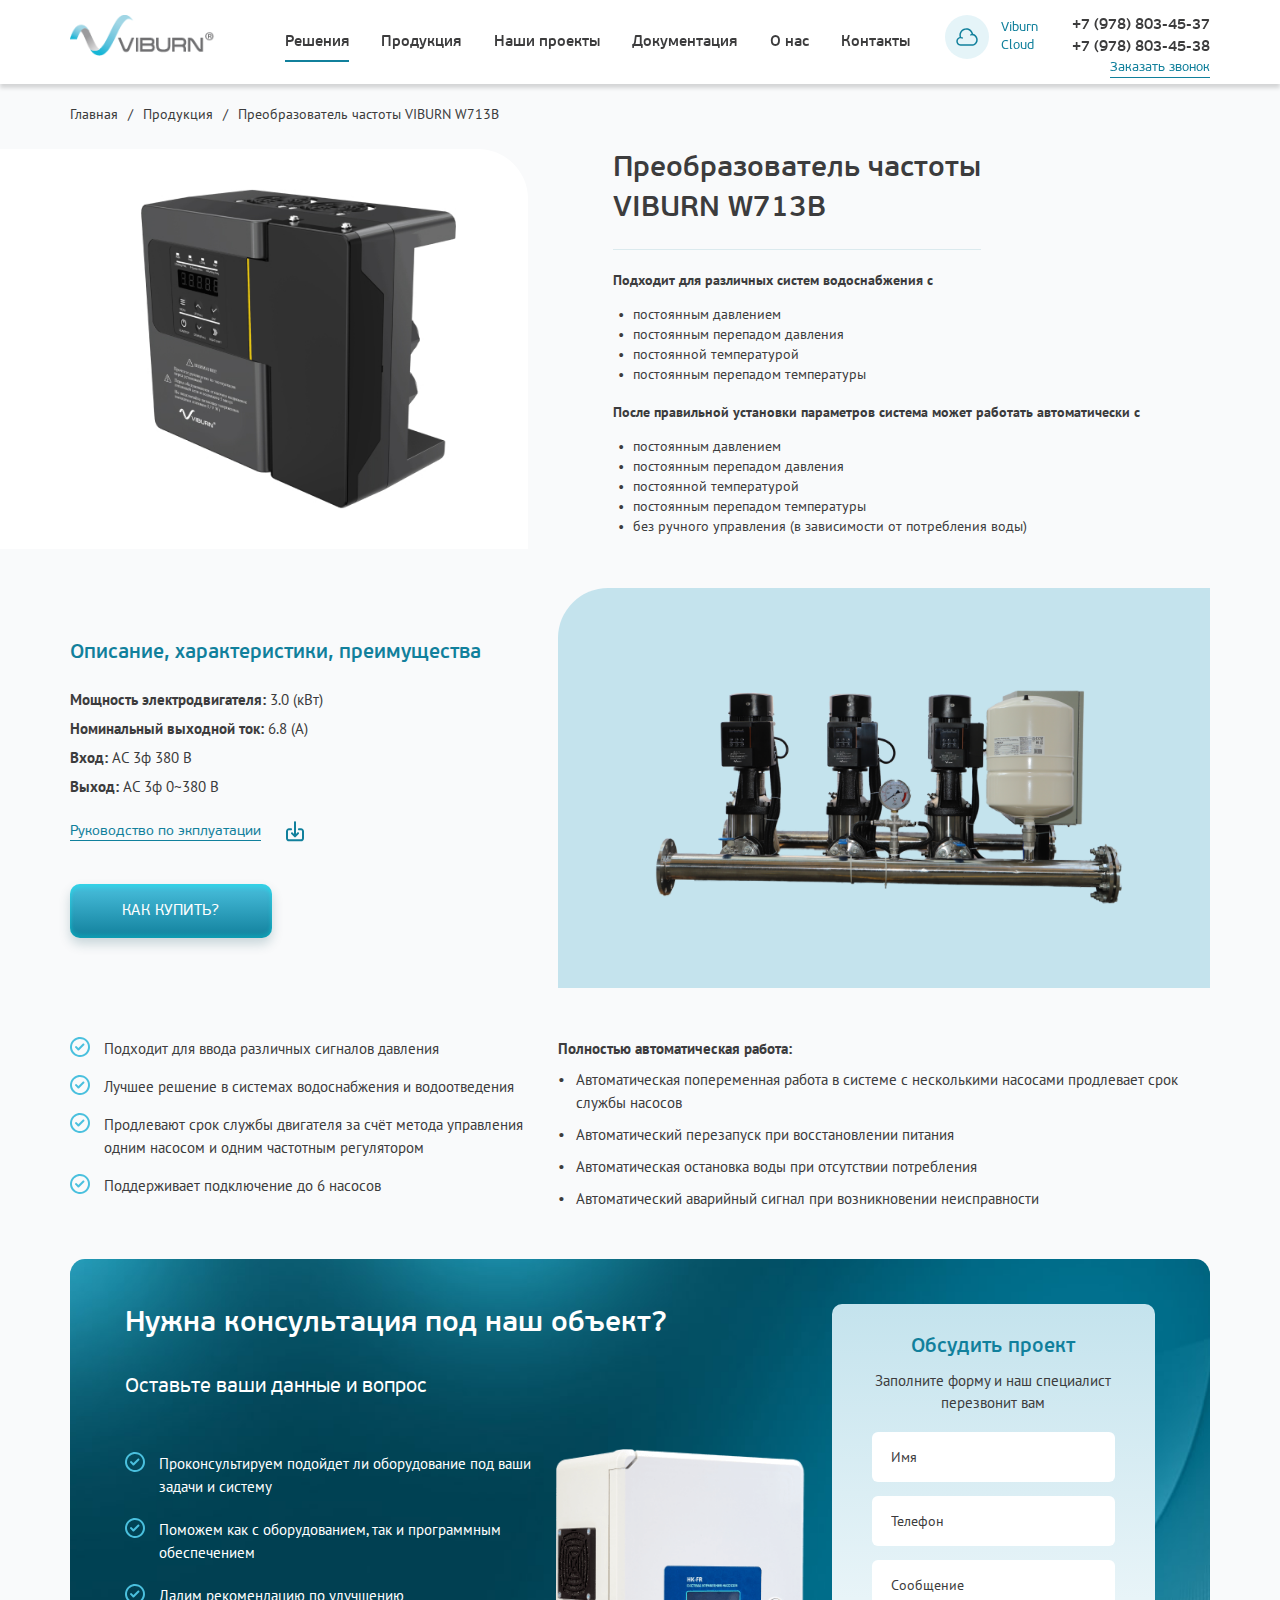
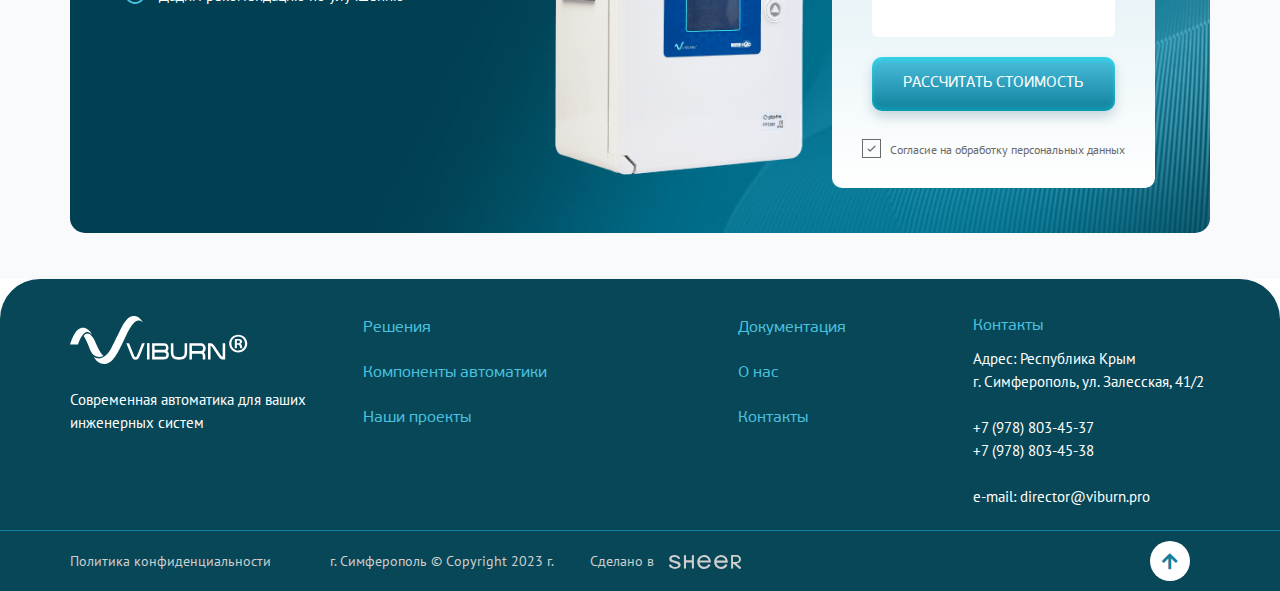
<file: card.html>
<!DOCTYPE html>
<!--[if lt IE 7]><html lang="ru" class="lt-ie9 lt-ie8 lt-ie7"><![endif]-->
<!--[if IE 7]><html lang="ru" class="lt-ie9 lt-ie8"><![endif]-->
<!--[if IE 8]><html lang="ru" class="lt-ie9"><![endif]-->
<!--[if gt IE 8]><!-->
<html lang="ru">
<!--<![endif]-->
<head>
	<meta charset="utf-8" />
	<title>Заголовок</title>
	<meta http-equiv="X-UA-Compatible" content="IE=edge" />
	<meta name="viewport" content="width=device-width, initial-scale=1.0" />
	<meta name="format-detection" content="telephone=no" />
	<link rel="shortcut icon" href="favicon.png" />
	<link rel="stylesheet" href="libs/bootstrap/bootstrap-grid.css" />
	<link rel="stylesheet" href="libs/fontawesome-free-5.12.0-web/css/all.min.css" />
	<link rel="stylesheet" href="libs/fancybox/jquery.fancybox.css" />
	<link rel="stylesheet" href="libs/slick-1.5.9/slick/slick.css" />
	<link rel="stylesheet" href="libs/slick-1.5.9/slick/slick-theme.css" />
	<link rel="stylesheet" href="css/fonts.css" />
	<link rel="stylesheet" href="css/main.css?ver=1.6" />
	<link rel="stylesheet" href="css/media.css?ver=1.6" />
</head>
<body>

	<div class="wrapper wrapper_page">

		<header class="header">
			<div class="container">
				<div class="header__wrapper">
					<a href="#" class="logo">
						<img src="img/logo.svg" alt="alt">
					</a>
					<ul class="menu">
						<li class="active"><a href="#">Решения</a></li>
						<li>
							<a href="#">Продукция</a>
							<div class="menu-dropdown">
								<div class="container">
									<div class="row">
										<div class="col-lg-3">
											<a href="#" class="menu-dropdown__title nv-menu" data-slide="1">Преобразователи частоты <i class="fas fa-arrow-right"></i></a>
											<ul class="nav-dropdown">
												<li><a href="#" class="active nv-menu" data-slide="1">VIBURN W713B  <i class="fas fa-arrow-right"></i></a></li>
												<li><a href="#" class="nv-menu" data-slide="2">VIBURN W713B  <i class="fas fa-arrow-right"></i></a></li>
												<li><a href="#" class="nv-menu" data-slide="3">VIBURN W713B  <i class="fas fa-arrow-right"></i></a></li>
											</ul>
											<a href="#" class="menu-dropdown__title nv-menu" data-slide="4">Контроллеры <i class="fas fa-arrow-right"></i></a>
											<ul class="nav-dropdown">
												<li><a href="#" class="nv-menu" data-slide="4">VIBURN НК-1  <i class="fas fa-arrow-right"></i></a></li>
												<li><a href="#" class="nv-menu" data-slide="5">VIBURN НК-1  <i class="fas fa-arrow-right"></i></a></li>
												<li><a href="#" class="nv-menu" data-slide="6">VIBURN НК-1  <i class="fas fa-arrow-right"></i></a></li>
											</ul>
										</div>
										<div class="col-lg-9">
											<ul class="slider-menu">
												<li>
													<a href="#" class="item-menu">
														<span class="item-menu__image">
															<img src="img/item_menu1.jpg" alt="alt">
														</span>
														<span class="item-menu__title">VIBURN W713B <i class="fas fa-arrow-right"></i></span>
													</a>
												</li>
												<li>
													<a href="#" class="item-menu">
														<span class="item-menu__image">
															<img src="img/item_menu1.jpg" alt="alt">
														</span>
														<span class="item-menu__title">VIBURN W713B <i class="fas fa-arrow-right"></i></span>
													</a>
												</li>
												<li>
													<a href="#" class="item-menu">
														<span class="item-menu__image">
															<img src="img/item_menu1.jpg" alt="alt">
														</span>
														<span class="item-menu__title">VIBURN W713B <i class="fas fa-arrow-right"></i></span>
													</a>
												</li>
												<li>
													<a href="#" class="item-menu">
														<span class="item-menu__image">
															<img src="img/item_menu1.jpg" alt="alt">
														</span>
														<span class="item-menu__title">VIBURN НК-1 <i class="fas fa-arrow-right"></i></span>
													</a>
												</li>
												<li>
													<a href="#" class="item-menu">
														<span class="item-menu__image">
															<img src="img/item_menu1.jpg" alt="alt">
														</span>
														<span class="item-menu__title">VIBURN НК-1 <i class="fas fa-arrow-right"></i></span>
													</a>
												</li>
												<li>
													<a href="#" class="item-menu">
														<span class="item-menu__image">
															<img src="img/item_menu1.jpg" alt="alt">
														</span>
														<span class="item-menu__title">VIBURN НК-1 <i class="fas fa-arrow-right"></i></span>
													</a>
												</li>
											</ul>
										</div>
									</div>
								</div>
							</div>
						</li>
						<li><a href="#">Наши проекты</a></li>
						<li><a href="#">Документация</a></li>
						<li><a href="#">О нас</a></li>
						<li><a href="#">Контакты</a></li>
					</ul>
					<a href="#" class="btn-cloud">
						<span class="btn-cloud__icon">
							<img src="img/cloud.svg" alt="alt">
						</span>
						<span class="btn-cloud__text">Viburn Cloud</span>
					</a>
					<div class="contacts-main">
						<a href="tel:+79788034537" class="phone-main">+7 (978) 803-45-37</a>
						<a href="tel:+79788034538" class="phone-main">+7 (978) 803-45-38</a>
						<a href="#" class="link-main">Заказать звонок</a>
					</div>
					<a href="tel:+79788034537" class="phone-mobile"><i class="fas fa-phone-alt"></i></a>
					<span class='sandwich'>
						<span class='sw-topper'></span>
						<span class='sw-bottom'></span>
						<span class='sw-footer'></span>
					</span>
				</div>
			</div>
			<div class="menu-mobile">
				<ul class="menu">
					<li class="active"><a href="#">Решения</a></li>
					<li><a href="#">Продукция</a></li>
					<li><a href="#">Наши проекты</a></li>
					<li><a href="#">Документация</a></li>
					<li><a href="#">О нас</a></li>
					<li><a href="#">Контакты</a></li>
				</ul>
				<a href="#" class="btn-cloud">
					<span class="btn-cloud__icon">
						<img src="img/cloud.svg" alt="alt">
					</span>
					<span class="btn-cloud__text">Viburn Cloud</span>
				</a>
				<div class="contacts-main">
					<a href="tel:+79788034537" class="phone-main">+7 (978) 803-45-37</a>
					<a href="tel:+79788034538" class="phone-main">+7 (978) 803-45-38</a>
					<a href="#" class="link-main">Заказать звонок</a>
				</div>
			</div>
		</header>

		<section class="page-card">
			<div class="container">
				<ul class="breadcrumbs">
					<li><a href="#">Главная</a></li>
					<li><a href="#">Продукция</a></li>
					<li>Преобразователь частоты VIBURN W713B</li>
				</ul>
				<div class="row card-top">
					<div class="col-lg-5">
						<div class="image-card">
							<img src="img/card1.jpg" alt="alt">
						</div>
					</div>
					<div class="col-lg-7">
						<div class="card-right">
							<h1 class="title-section">Преобразователь частоты <span>VIBURN W713B</span></h1>
							<div class="card-right__title">Подходит для различных систем водоснабжения с</div>
							<ul>
								<li>постоянным давлением</li>
								<li>постоянным перепадом давления</li>
								<li>постоянной температурой</li>
								<li>постоянным перепадом температуры</li>
							</ul>
							<div class="card-right__title">После правильной установки параметров система может работать автоматически с</div>
							<ul>
								<li>постоянным давлением</li>
								<li>постоянным перепадом давления</li>
								<li>постоянной температурой</li>
								<li>постоянным перепадом температуры</li>
								<li>без ручного управления (в зависимости от потребления воды)</li>
							</ul>
						</div>
					</div>
				</div>
				<div class="row card-info">
					<div class="col-lg-5">
						<div class="title-middle">Описание, характеристики, преимущества</div>
						<div class="features">
							<p><strong>Мощность электродвигателя:</strong> 3.0 (кВт)</p>
							<p><strong>Номинальный выходной ток:</strong> 6.8 (А)</p>
							<p><strong>Вход:</strong> AC 3ф 380 В</p>
							<p><strong>Выход:</strong> AC 3ф 0~380 В</p>
						</div>
						<a href="#" class="link-download"><span>Руководство по экплуатации</span><img src="img/ic_download.svg" alt="alt"></a>
						<br>
						<a href="#" class="btn-main">КАК КУПИТЬ?</a>
					</div>
					<div class="col-lg-7">
						<div class="image-product">
							<img src="img/card2.png" alt="alt">
						</div>
					</div>
				</div>
				<div class="row row-description">
					<div class="col-lg-5">
						<ul class="list-page">
							<li>Подходит для ввода различных сигналов давления</li>
							<li>Лучшее решение в системах водоснабжения и водоотведения</li>
							<li>Продлевают срок службы двигателя за счёт метода управления одним насосом и одним частотным регулятором</li>
							<li>Поддерживает подключение до 6 насосов</li>
						</ul>
					</div>
					<div class="col-lg-7">
						<strong>Полностью автоматическая работа:</strong>
						<ul class="list-simple">
							<li>Автоматическая попеременная работа в системе с несколькими насосами продлевает срок службы насосов</li>
							<li>Автоматический перезапуск при восстановлении питания</li>
							<li>Автоматическая остановка воды при отсутствии потребления</li>
							<li>Автоматический аварийный сигнал при возникновении неисправности</li>
						</ul>
					</div>
				</div>
				<div class="consultation-block consultation-block_main">
					<div class="row">
						<div class="col-lg-8">
							<h2 class="title-section">Нужна консультация под наш объект?</h2>
							<div class="consultation-block__left">
								<div class="title-middle">Оставьте ваши данные и вопрос</div>
								<ul class="list-page">
									<li>Проконсультируем подойдет ли оборудование под ваши задачи и систему</li>
									<li>Поможем как с оборудованием, так и программным обеспечением</li>
									<li>Дадим рекомендацию по улучшению</li>
								</ul>
							</div>
							<div class="consultation-block__image">
								<img src="img/img_consult.png" alt="alt">
							</div>
						</div>
						<div class="col-lg-4">
							<div class="block-form">
								<div class="title-middle">Обсудить проект</div>
								<div class="descr-form">Заполните форму и наш специалист перезвонит вам</div>
								<form>
									<div class="item-form">
										<input type="text" placeholder="Имя" required="required">
									</div>
									<div class="item-form">
										<input type="text" placeholder="Телефон" class="input-phone" required="required">
									</div>
									<div class="item-form">
										<textarea placeholder="Сообщение"></textarea>
									</div>
									<div class="btn-main">
										<input type="submit" value="РАССЧИТАТЬ СТОИМОСТЬ">
									</div>
									<div class="checkbox">
										<label>
											<input type="checkbox" required="required" checked="checked" />
											<span>Согласие на обработку персональных данных</span>
										</label>
									</div>
								</form>
							</div>
						</div>
					</div>
				</div>
			</div>
		</section>

		<footer class="footer">
			<div class="container">
				<div class="row">
					<div class="col-lg-3">
						<div class="footer-logo">
							<a href="#" class="logo">
								<img src="img/logo2.svg" alt="alt">
							</a>
							<div class="logo-descr">Современная автоматика для ваших инженерных систем</div>
						</div>
					</div>
					<div class="col-lg-4">
						<ul class="footer__nav">
							<li><a href="#">Решения</a></li>
							<li><a href="#">Компоненты автоматики</a></li>
							<li><a href="#">Наши проекты</a></li>
						</ul>
					</div>
					<div class="col-lg-2 col_pl">
						<ul class="footer__nav">
							<li><a href="#">Документация</a></li>
							<li><a href="#">О нас</a></li>
							<li><a href="#">Контакты</a></li>
						</ul>
					</div>
					<div class="col-lg-3 col_contacts">
						<div class="footer__title">Контакты  <i class="fal fa-chevron-down"></i></div>
						<div class="footer__content">
							<p>Адрес: Республика Крым </p>
							<p>г. Симферополь, ул. Залесская, 41/2</p>
							<br>
							<p><a href="tel:+79788034537">+7 (978) 803-45-37</a></p>
							<p><a href="tel:+79788034538">+7 (978) 803-45-38</a></p>
							<br>
							<p>e-mail: <a href="mailto:director@viburn.pro">director@viburn.pro</a></p>
						</div>
					</div>
				</div>
			</div>
			<div class="footer-bottom">
				<div class="container">
					<div class="row align-items-center">
						<div class="col-lg">
							<a href="#">Политика конфиденциальности </a>
						</div>
						<div class="col-lg">
							<p>г. Симферополь © Copyright  2023 г.</p>
						</div>
						<div class="col-lg">
							<div class="create">Сделано в <a href="#"><img src="img/copy.svg" alt="alt"></a></div>
						</div>
						<div class="col-xl-4 col-lg">
							<a href="#" class="btn_top"><i class="fas fa-arrow-up"></i></a>
						</div>
					</div>
				</div>
			</div>
		</footer>
		
	</div>

	<!--[if lt IE 9]>
	<script src="libs/html5shiv/es5-shim.min.js"></script>
	<script src="libs/html5shiv/html5shiv.min.js"></script>
	<script src="libs/html5shiv/html5shiv-printshiv.min.js"></script>
	<script src="libs/respond/respond.min.js"></script>
<![endif]-->
<script src="libs/jquery/jquery-3.6.0.min.js"></script>
<script src="libs/jquery-mousewheel/jquery.mousewheel.min.js"></script>
<script src="libs/fancybox/jquery.fancybox.pack.js"></script>
<script src="libs/slick-1.5.9/slick/slick.min.js"></script>
<script src="libs/scroll2id/PageScroll2id.min.js"></script>
<script src="libs/mask/jquery.maskedinput.js"></script>
<script src="libs/jQueryFormStyler-master/jquery.formstyler.min.js"></script>
<script src="js/common.js?ver=1.6"></script>
<!-- Yandex.Metrika counter --><!-- /Yandex.Metrika counter -->
<!-- Google Analytics counter --><!-- /Google Analytics counter -->
</body>
</html>
</file>
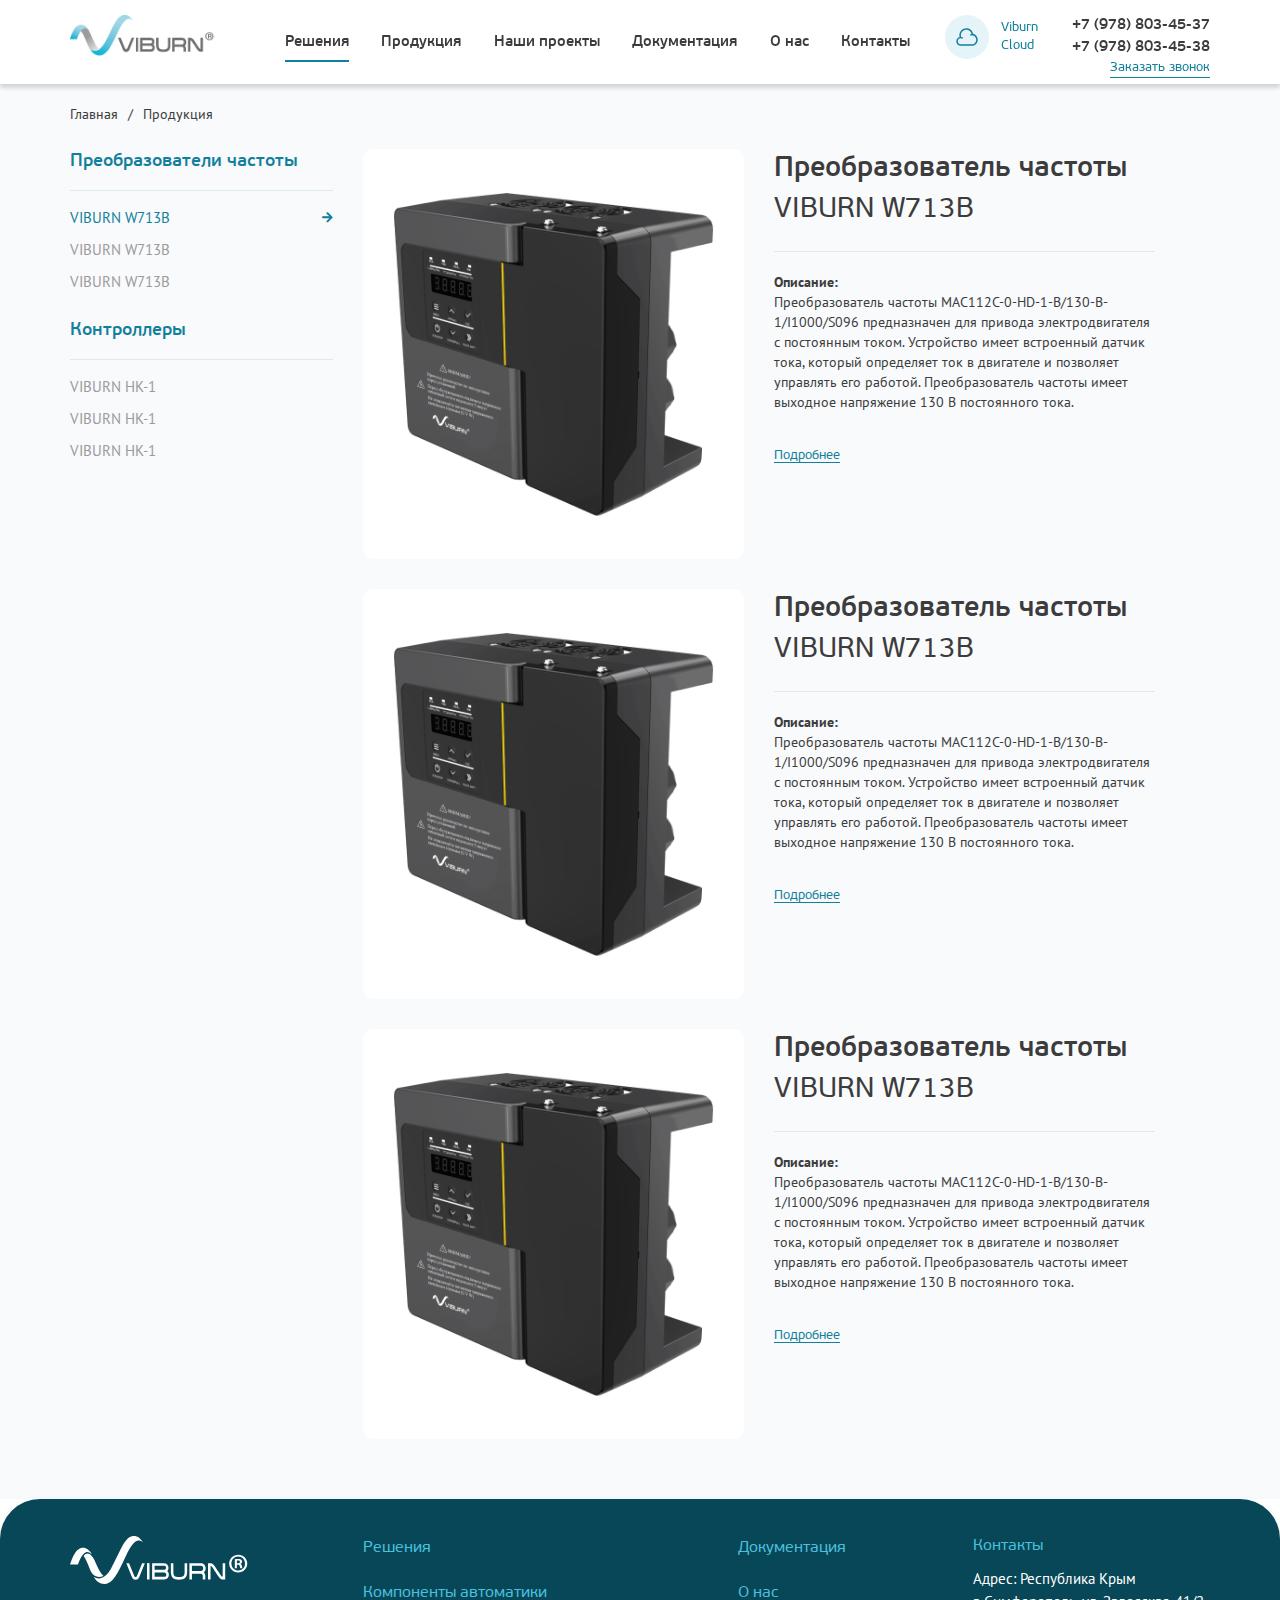
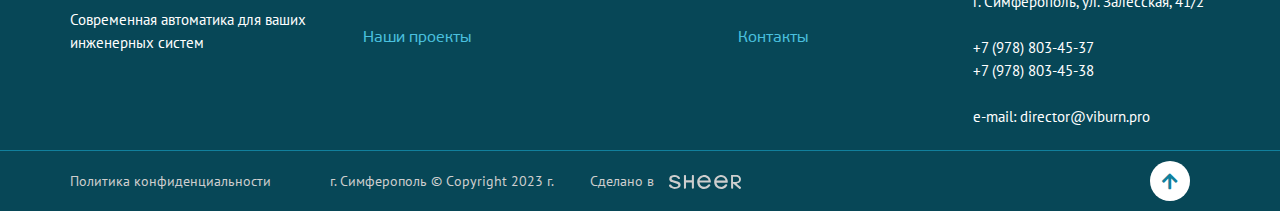
<file: catalog.html>
<!DOCTYPE html>
<!--[if lt IE 7]><html lang="ru" class="lt-ie9 lt-ie8 lt-ie7"><![endif]-->
<!--[if IE 7]><html lang="ru" class="lt-ie9 lt-ie8"><![endif]-->
<!--[if IE 8]><html lang="ru" class="lt-ie9"><![endif]-->
<!--[if gt IE 8]><!-->
<html lang="ru">
<!--<![endif]-->
<head>
	<meta charset="utf-8" />
	<title>Заголовок</title>
	<meta http-equiv="X-UA-Compatible" content="IE=edge" />
	<meta name="viewport" content="width=device-width, initial-scale=1.0" />
	<meta name="format-detection" content="telephone=no" />
	<link rel="shortcut icon" href="favicon.png" />
	<link rel="stylesheet" href="libs/bootstrap/bootstrap-grid.css" />
	<link rel="stylesheet" href="libs/fontawesome-free-5.12.0-web/css/all.min.css" />
	<link rel="stylesheet" href="libs/fancybox/jquery.fancybox.css" />
	<link rel="stylesheet" href="libs/slick-1.5.9/slick/slick.css" />
	<link rel="stylesheet" href="libs/slick-1.5.9/slick/slick-theme.css" />
	<link rel="stylesheet" href="css/fonts.css" />
	<link rel="stylesheet" href="css/main.css?ver=1.6" />
	<link rel="stylesheet" href="css/media.css?ver=1.6" />
</head>
<body>

	<div class="wrapper wrapper_page">

		<header class="header">
			<div class="container">
				<div class="header__wrapper">
					<a href="#" class="logo">
						<img src="img/logo.svg" alt="alt">
					</a>
					<ul class="menu">
						<li class="active"><a href="#">Решения</a></li>
						<li>
							<a href="#">Продукция</a>
							<div class="menu-dropdown">
								<div class="container">
									<div class="row">
										<div class="col-lg-3">
											<a href="#" class="menu-dropdown__title nv-menu" data-slide="1">Преобразователи частоты <i class="fas fa-arrow-right"></i></a>
											<ul class="nav-dropdown">
												<li><a href="#" class="active nv-menu" data-slide="1">VIBURN W713B  <i class="fas fa-arrow-right"></i></a></li>
												<li><a href="#" class="nv-menu" data-slide="2">VIBURN W713B  <i class="fas fa-arrow-right"></i></a></li>
												<li><a href="#" class="nv-menu" data-slide="3">VIBURN W713B  <i class="fas fa-arrow-right"></i></a></li>
											</ul>
											<a href="#" class="menu-dropdown__title nv-menu" data-slide="4">Контроллеры <i class="fas fa-arrow-right"></i></a>
											<ul class="nav-dropdown">
												<li><a href="#" class="nv-menu" data-slide="4">VIBURN НК-1  <i class="fas fa-arrow-right"></i></a></li>
												<li><a href="#" class="nv-menu" data-slide="5">VIBURN НК-1  <i class="fas fa-arrow-right"></i></a></li>
												<li><a href="#" class="nv-menu" data-slide="6">VIBURN НК-1  <i class="fas fa-arrow-right"></i></a></li>
											</ul>
										</div>
										<div class="col-lg-9">
											<ul class="slider-menu">
												<li>
													<a href="#" class="item-menu">
														<span class="item-menu__image">
															<img src="img/item_menu1.jpg" alt="alt">
														</span>
														<span class="item-menu__title">VIBURN W713B <i class="fas fa-arrow-right"></i></span>
													</a>
												</li>
												<li>
													<a href="#" class="item-menu">
														<span class="item-menu__image">
															<img src="img/item_menu1.jpg" alt="alt">
														</span>
														<span class="item-menu__title">VIBURN W713B <i class="fas fa-arrow-right"></i></span>
													</a>
												</li>
												<li>
													<a href="#" class="item-menu">
														<span class="item-menu__image">
															<img src="img/item_menu1.jpg" alt="alt">
														</span>
														<span class="item-menu__title">VIBURN W713B <i class="fas fa-arrow-right"></i></span>
													</a>
												</li>
												<li>
													<a href="#" class="item-menu">
														<span class="item-menu__image">
															<img src="img/item_menu1.jpg" alt="alt">
														</span>
														<span class="item-menu__title">VIBURN НК-1 <i class="fas fa-arrow-right"></i></span>
													</a>
												</li>
												<li>
													<a href="#" class="item-menu">
														<span class="item-menu__image">
															<img src="img/item_menu1.jpg" alt="alt">
														</span>
														<span class="item-menu__title">VIBURN НК-1 <i class="fas fa-arrow-right"></i></span>
													</a>
												</li>
												<li>
													<a href="#" class="item-menu">
														<span class="item-menu__image">
															<img src="img/item_menu1.jpg" alt="alt">
														</span>
														<span class="item-menu__title">VIBURN НК-1 <i class="fas fa-arrow-right"></i></span>
													</a>
												</li>
											</ul>
										</div>
									</div>
								</div>
							</div>
						</li>
						<li><a href="#">Наши проекты</a></li>
						<li><a href="#">Документация</a></li>
						<li><a href="#">О нас</a></li>
						<li><a href="#">Контакты</a></li>
					</ul>
					<a href="#" class="btn-cloud">
						<span class="btn-cloud__icon">
							<img src="img/cloud.svg" alt="alt">
						</span>
						<span class="btn-cloud__text">Viburn Cloud</span>
					</a>
					<div class="contacts-main">
						<a href="tel:+79788034537" class="phone-main">+7 (978) 803-45-37</a>
						<a href="tel:+79788034538" class="phone-main">+7 (978) 803-45-38</a>
						<a href="#" class="link-main">Заказать звонок</a>
					</div>
					<a href="tel:+79788034537" class="phone-mobile"><i class="fas fa-phone-alt"></i></a>
					<span class='sandwich'>
						<span class='sw-topper'></span>
						<span class='sw-bottom'></span>
						<span class='sw-footer'></span>
					</span>
				</div>
			</div>
			<div class="menu-mobile">
				<ul class="menu">
					<li class="active"><a href="#">Решения</a></li>
					<li><a href="#">Продукция</a></li>
					<li><a href="#">Наши проекты</a></li>
					<li><a href="#">Документация</a></li>
					<li><a href="#">О нас</a></li>
					<li><a href="#">Контакты</a></li>
				</ul>
				<a href="#" class="btn-cloud">
					<span class="btn-cloud__icon">
						<img src="img/cloud.svg" alt="alt">
					</span>
					<span class="btn-cloud__text">Viburn Cloud</span>
				</a>
				<div class="contacts-main">
					<a href="tel:+79788034537" class="phone-main">+7 (978) 803-45-37</a>
					<a href="tel:+79788034538" class="phone-main">+7 (978) 803-45-38</a>
					<a href="#" class="link-main">Заказать звонок</a>
				</div>
			</div>
		</header>

		<section class="page-catalog">
			<div class="container">
				<ul class="breadcrumbs">
					<li><a href="#">Главная</a></li>
					<li>Продукция</li>
				</ul>
				<div class="row">
					<div class="col-lg-3">
						<a href="#" class="btn-main btn-main_filter">Фильтр <i class="fas fa-filter"></i></a>
						<div class="sidebar-catalog">
							<div class="title-catalog">Преобразователи частоты</div>
							<ul class="nav-catalog">
								<li class="active"><a href="#">VIBURN W713B <i class="fas fa-arrow-right"></i></a></li>
								<li><a href="#">VIBURN W713B <i class="fas fa-arrow-right"></i></a></li>
								<li><a href="#">VIBURN W713B <i class="fas fa-arrow-right"></i></a></li>
							</ul>
							<div class="title-catalog">Контроллеры</div>
							<ul class="nav-catalog">
								<li><a href="#">VIBURN НК-1 <i class="fas fa-arrow-right"></i></a></li>
								<li><a href="#">VIBURN НК-1 <i class="fas fa-arrow-right"></i></a></li>
								<li><a href="#">VIBURN НК-1 <i class="fas fa-arrow-right"></i></a></li>
							</ul>
						</div>
					</div>
					<div class="col-lg-9">
						<div class="item-catalog">
							<div class="row">
								<div class="col-md-6">
									<a href="#" class="item-catalog__image">
										<img src="img/catalog1.jpg" alt="alt">
									</a>
								</div>
								<div class="col-md-6">
									<a href="#" class="item-catalog__title">Преобразователь частоты <span>VIBURN W713B</span></a>
									<div class="item-catalog__text">
										<strong>Описание:</strong>
										<p>Преобразователь частоты MAC112C-0-HD-1-B/130-B-1/I1000/S096 предназначен для привода электродвигателя с постоянным током. Устройство имеет встроенный датчик тока, который определяет ток в двигателе и позволяет управлять его работой. Преобразователь частоты имеет выходное напряжение 130 В постоянного тока.</p>
									</div>
									<a href="#" class="link-main">Подробнее</a>
								</div>
							</div>
						</div>
						<div class="item-catalog">
							<div class="row">
								<div class="col-md-6">
									<a href="#" class="item-catalog__image">
										<img src="img/catalog1.jpg" alt="alt">
									</a>
								</div>
								<div class="col-md-6">
									<a href="#" class="item-catalog__title">Преобразователь частоты <span>VIBURN W713B</span></a>
									<div class="item-catalog__text">
										<strong>Описание:</strong>
										<p>Преобразователь частоты MAC112C-0-HD-1-B/130-B-1/I1000/S096 предназначен для привода электродвигателя с постоянным током. Устройство имеет встроенный датчик тока, который определяет ток в двигателе и позволяет управлять его работой. Преобразователь частоты имеет выходное напряжение 130 В постоянного тока.</p>
									</div>
									<a href="#" class="link-main">Подробнее</a>
								</div>
							</div>
						</div>
						<div class="item-catalog">
							<div class="row">
								<div class="col-md-6">
									<a href="#" class="item-catalog__image">
										<img src="img/catalog1.jpg" alt="alt">
									</a>
								</div>
								<div class="col-md-6">
									<a href="#" class="item-catalog__title">Преобразователь частоты <span>VIBURN W713B</span></a>
									<div class="item-catalog__text">
										<strong>Описание:</strong>
										<p>Преобразователь частоты MAC112C-0-HD-1-B/130-B-1/I1000/S096 предназначен для привода электродвигателя с постоянным током. Устройство имеет встроенный датчик тока, который определяет ток в двигателе и позволяет управлять его работой. Преобразователь частоты имеет выходное напряжение 130 В постоянного тока.</p>
									</div>
									<a href="#" class="link-main">Подробнее</a>
								</div>
							</div>
						</div>
					</div>
				</div>
			</div>
		</section>

		<footer class="footer">
			<div class="container">
				<div class="row">
					<div class="col-lg-3">
						<div class="footer-logo">
							<a href="#" class="logo">
								<img src="img/logo2.svg" alt="alt">
							</a>
							<div class="logo-descr">Современная автоматика для ваших инженерных систем</div>
						</div>
					</div>
					<div class="col-lg-4">
						<ul class="footer__nav">
							<li><a href="#">Решения</a></li>
							<li><a href="#">Компоненты автоматики</a></li>
							<li><a href="#">Наши проекты</a></li>
						</ul>
					</div>
					<div class="col-lg-2 col_pl">
						<ul class="footer__nav">
							<li><a href="#">Документация</a></li>
							<li><a href="#">О нас</a></li>
							<li><a href="#">Контакты</a></li>
						</ul>
					</div>
					<div class="col-lg-3 col_contacts">
						<div class="footer__title">Контакты  <i class="fal fa-chevron-down"></i></div>
						<div class="footer__content">
							<p>Адрес: Республика Крым </p>
							<p>г. Симферополь, ул. Залесская, 41/2</p>
							<br>
							<p><a href="tel:+79788034537">+7 (978) 803-45-37</a></p>
							<p><a href="tel:+79788034538">+7 (978) 803-45-38</a></p>
							<br>
							<p>e-mail: <a href="mailto:director@viburn.pro">director@viburn.pro</a></p>
						</div>
					</div>
				</div>
			</div>
			<div class="footer-bottom">
				<div class="container">
					<div class="row align-items-center">
						<div class="col-lg">
							<a href="#">Политика конфиденциальности </a>
						</div>
						<div class="col-lg">
							<p>г. Симферополь © Copyright  2023 г.</p>
						</div>
						<div class="col-lg">
							<div class="create">Сделано в <a href="#"><img src="img/copy.svg" alt="alt"></a></div>
						</div>
						<div class="col-xl-4 col-lg">
							<a href="#" class="btn_top"><i class="fas fa-arrow-up"></i></a>
						</div>
					</div>
				</div>
			</div>
		</footer>
		
	</div>

	<!--[if lt IE 9]>
	<script src="libs/html5shiv/es5-shim.min.js"></script>
	<script src="libs/html5shiv/html5shiv.min.js"></script>
	<script src="libs/html5shiv/html5shiv-printshiv.min.js"></script>
	<script src="libs/respond/respond.min.js"></script>
<![endif]-->
<script src="libs/jquery/jquery-3.6.0.min.js"></script>
<script src="libs/jquery-mousewheel/jquery.mousewheel.min.js"></script>
<script src="libs/fancybox/jquery.fancybox.pack.js"></script>
<script src="libs/slick-1.5.9/slick/slick.min.js"></script>
<script src="libs/scroll2id/PageScroll2id.min.js"></script>
<script src="libs/mask/jquery.maskedinput.js"></script>
<script src="libs/jQueryFormStyler-master/jquery.formstyler.min.js"></script>
<script src="js/common.js?ver=1.6"></script>
<!-- Yandex.Metrika counter --><!-- /Yandex.Metrika counter -->
<!-- Google Analytics counter --><!-- /Google Analytics counter -->
</body>
</html>
</file>
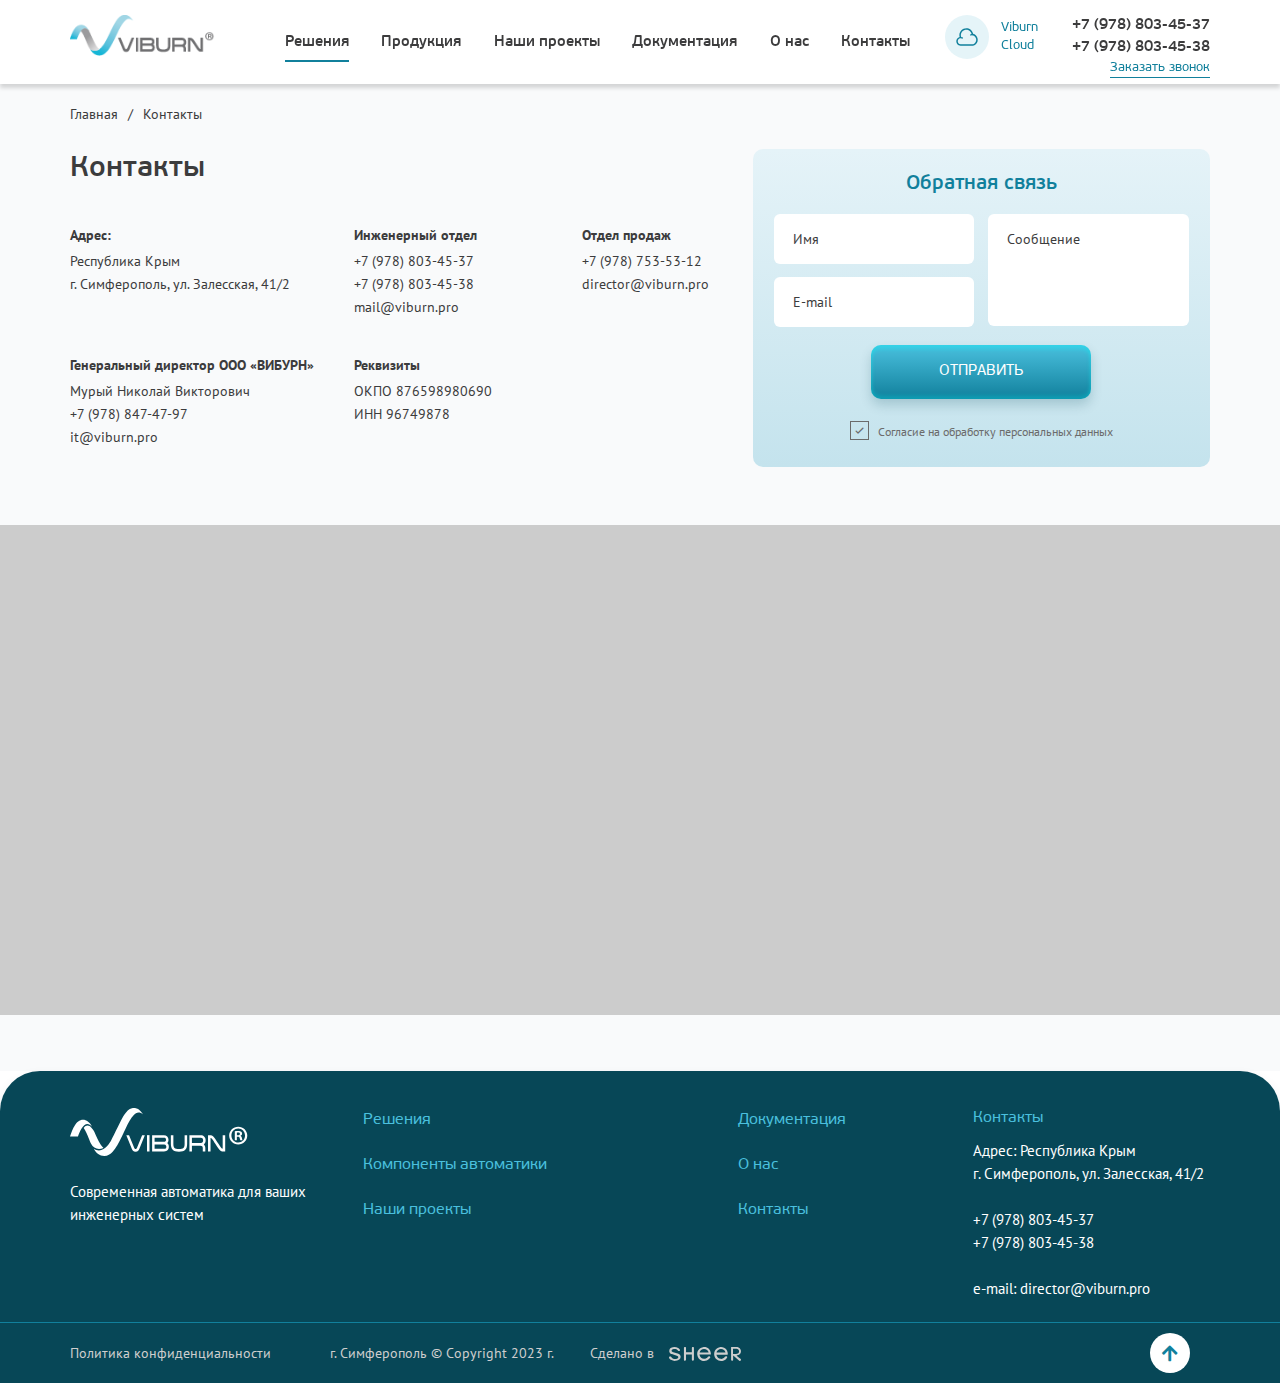
<file: contacts.html>
<!DOCTYPE html>
<!--[if lt IE 7]><html lang="ru" class="lt-ie9 lt-ie8 lt-ie7"><![endif]-->
<!--[if IE 7]><html lang="ru" class="lt-ie9 lt-ie8"><![endif]-->
<!--[if IE 8]><html lang="ru" class="lt-ie9"><![endif]-->
<!--[if gt IE 8]><!-->
<html lang="ru">
<!--<![endif]-->
<head>
	<meta charset="utf-8" />
	<title>Заголовок</title>
	<meta http-equiv="X-UA-Compatible" content="IE=edge" />
	<meta name="viewport" content="width=device-width, initial-scale=1.0" />
	<meta name="format-detection" content="telephone=no" />
	<link rel="shortcut icon" href="favicon.png" />
	<link rel="stylesheet" href="libs/bootstrap/bootstrap-grid.css" />
	<link rel="stylesheet" href="libs/fontawesome-free-5.12.0-web/css/all.min.css" />
	<link rel="stylesheet" href="libs/fancybox/jquery.fancybox.css" />
	<link rel="stylesheet" href="libs/slick-1.5.9/slick/slick.css" />
	<link rel="stylesheet" href="libs/slick-1.5.9/slick/slick-theme.css" />
	<link rel="stylesheet" href="css/fonts.css" />
	<link rel="stylesheet" href="css/main.css?ver=1.6" />
	<link rel="stylesheet" href="css/media.css?ver=1.6" />
</head>
<body>

	<div class="wrapper wrapper_page">

		<header class="header">
			<div class="container">
				<div class="header__wrapper">
					<a href="#" class="logo">
						<img src="img/logo.svg" alt="alt">
					</a>
					<ul class="menu">
						<li class="active"><a href="#">Решения</a></li>
						<li>
							<a href="#">Продукция</a>
							<div class="menu-dropdown">
								<div class="container">
									<div class="row">
										<div class="col-lg-3">
											<a href="#" class="menu-dropdown__title nv-menu" data-slide="1">Преобразователи частоты <i class="fas fa-arrow-right"></i></a>
											<ul class="nav-dropdown">
												<li><a href="#" class="active nv-menu" data-slide="1">VIBURN W713B  <i class="fas fa-arrow-right"></i></a></li>
												<li><a href="#" class="nv-menu" data-slide="2">VIBURN W713B  <i class="fas fa-arrow-right"></i></a></li>
												<li><a href="#" class="nv-menu" data-slide="3">VIBURN W713B  <i class="fas fa-arrow-right"></i></a></li>
											</ul>
											<a href="#" class="menu-dropdown__title nv-menu" data-slide="4">Контроллеры <i class="fas fa-arrow-right"></i></a>
											<ul class="nav-dropdown">
												<li><a href="#" class="nv-menu" data-slide="4">VIBURN НК-1  <i class="fas fa-arrow-right"></i></a></li>
												<li><a href="#" class="nv-menu" data-slide="5">VIBURN НК-1  <i class="fas fa-arrow-right"></i></a></li>
												<li><a href="#" class="nv-menu" data-slide="6">VIBURN НК-1  <i class="fas fa-arrow-right"></i></a></li>
											</ul>
										</div>
										<div class="col-lg-9">
											<ul class="slider-menu">
												<li>
													<a href="#" class="item-menu">
														<span class="item-menu__image">
															<img src="img/item_menu1.jpg" alt="alt">
														</span>
														<span class="item-menu__title">VIBURN W713B <i class="fas fa-arrow-right"></i></span>
													</a>
												</li>
												<li>
													<a href="#" class="item-menu">
														<span class="item-menu__image">
															<img src="img/item_menu1.jpg" alt="alt">
														</span>
														<span class="item-menu__title">VIBURN W713B <i class="fas fa-arrow-right"></i></span>
													</a>
												</li>
												<li>
													<a href="#" class="item-menu">
														<span class="item-menu__image">
															<img src="img/item_menu1.jpg" alt="alt">
														</span>
														<span class="item-menu__title">VIBURN W713B <i class="fas fa-arrow-right"></i></span>
													</a>
												</li>
												<li>
													<a href="#" class="item-menu">
														<span class="item-menu__image">
															<img src="img/item_menu1.jpg" alt="alt">
														</span>
														<span class="item-menu__title">VIBURN НК-1 <i class="fas fa-arrow-right"></i></span>
													</a>
												</li>
												<li>
													<a href="#" class="item-menu">
														<span class="item-menu__image">
															<img src="img/item_menu1.jpg" alt="alt">
														</span>
														<span class="item-menu__title">VIBURN НК-1 <i class="fas fa-arrow-right"></i></span>
													</a>
												</li>
												<li>
													<a href="#" class="item-menu">
														<span class="item-menu__image">
															<img src="img/item_menu1.jpg" alt="alt">
														</span>
														<span class="item-menu__title">VIBURN НК-1 <i class="fas fa-arrow-right"></i></span>
													</a>
												</li>
											</ul>
										</div>
									</div>
								</div>
							</div>
						</li>
						<li><a href="#">Наши проекты</a></li>
						<li><a href="#">Документация</a></li>
						<li><a href="#">О нас</a></li>
						<li><a href="#">Контакты</a></li>
					</ul>
					<a href="#" class="btn-cloud">
						<span class="btn-cloud__icon">
							<img src="img/cloud.svg" alt="alt">
						</span>
						<span class="btn-cloud__text">Viburn Cloud</span>
					</a>
					<div class="contacts-main">
						<a href="tel:+79788034537" class="phone-main">+7 (978) 803-45-37</a>
						<a href="tel:+79788034538" class="phone-main">+7 (978) 803-45-38</a>
						<a href="#" class="link-main">Заказать звонок</a>
					</div>
					<a href="tel:+79788034537" class="phone-mobile"><i class="fas fa-phone-alt"></i></a>
					<span class='sandwich'>
						<span class='sw-topper'></span>
						<span class='sw-bottom'></span>
						<span class='sw-footer'></span>
					</span>
				</div>
			</div>
			<div class="menu-mobile">
				<ul class="menu">
					<li class="active"><a href="#">Решения</a></li>
					<li><a href="#">Продукция</a></li>
					<li><a href="#">Наши проекты</a></li>
					<li><a href="#">Документация</a></li>
					<li><a href="#">О нас</a></li>
					<li><a href="#">Контакты</a></li>
				</ul>
				<a href="#" class="btn-cloud">
					<span class="btn-cloud__icon">
						<img src="img/cloud.svg" alt="alt">
					</span>
					<span class="btn-cloud__text">Viburn Cloud</span>
				</a>
				<div class="contacts-main">
					<a href="tel:+79788034537" class="phone-main">+7 (978) 803-45-37</a>
					<a href="tel:+79788034538" class="phone-main">+7 (978) 803-45-38</a>
					<a href="#" class="link-main">Заказать звонок</a>
				</div>
			</div>
		</header>

		<section class="page-contacts">
			<div class="container">
				<ul class="breadcrumbs">
					<li><a href="#">Главная</a></li>
					<li>Контакты</li>
				</ul>
				<div class="row">
					<div class="col-lg-7">
						<h1 class="title-section">Контакты</h1>
						<div class="row">
							<div class="col-lg-5 col-md-6">
								<div class="item-contact">
									<div class="item-contact__title">Адрес:</div>
									<p>Республика Крым </p>
									<p>г. Симферополь, ул. Залесская, 41/2</p>
								</div>
							</div>
							<div class="col-lg-4 col-md-6">
								<div class="item-contact">
									<div class="item-contact__title">Инженерный отдел</div>
									<p><a href="tel:+79788034537">+7 (978) 803-45-37</a></p>
									<p><a href="tel:+79788034538">+7 (978) 803-45-38</a></p>
									<p><a href="mailto:mail@viburn.pro">mail@viburn.pro</a></p>
								</div>
							</div>
							<div class="col-lg-3 col-md-6">
								<div class="item-contact">
									<div class="item-contact__title">Отдел продаж</div>
									<p><a href="tel:+79787535312">+7 (978) 753-53-12</a></p>
									<p><a href="mailto:director@viburn.pro">director@viburn.pro</a></p>
								</div>
							</div>
							<div class="col-lg-5 col-md-6">
								<div class="item-contact">
									<div class="item-contact__title">Генеральный директор ООО «ВИБУРН»</div>
									<p>Мурый Николай Викторович</p>
									<p><a href="tel:+79788474797">+7 (978) 847-47-97</a></p>
									<p><a href="mailto:it@viburn.pro">it@viburn.pro</a></p>
								</div>
							</div>
							<div class="col-lg-4 col-md-6">
								<div class="item-contact">
									<div class="item-contact__title">Реквизиты</div>
									<p>ОКПО 876598980690</p>
									<p>ИНН 96749878</p>
								</div>
							</div>
						</div>
					</div>
					<div class="col-lg-5">
						<div class="form-contacts">
							<div class="title-middle">Обратная связь</div>
							<form>
								<div class="row">
									<div class="col-md-6">
										<div class="item-form">
											<input type="text" placeholder="Имя" required="required">
										</div>
										<div class="item-form">
											<input type="email" placeholder="E-mail" required="required">
										</div>
									</div>
									<div class="col-md-6">
										<div class="item-form">
											<textarea placeholder="Сообщение"></textarea>
										</div>
									</div>
								</div>
								<div class="form-contacts__bottom">
									<div class="btn-main">
										<input type="submit" value="отправить">
									</div>
									<div class="checkbox">
										<label>
											<input type="checkbox" required="required" checked="checked" />
											<span>Согласие на обработку персональных данных</span>
										</label>
									</div>
								</div>
							</form>
						</div>
					</div>
				</div>
			</div>
			<div id="map"></div>
		</section>

		<footer class="footer">
			<div class="container">
				<div class="row">
					<div class="col-lg-3">
						<div class="footer-logo">
							<a href="#" class="logo">
								<img src="img/logo2.svg" alt="alt">
							</a>
							<div class="logo-descr">Современная автоматика для ваших инженерных систем</div>
						</div>
					</div>
					<div class="col-lg-4">
						<ul class="footer__nav">
							<li><a href="#">Решения</a></li>
							<li><a href="#">Компоненты автоматики</a></li>
							<li><a href="#">Наши проекты</a></li>
						</ul>
					</div>
					<div class="col-lg-2 col_pl">
						<ul class="footer__nav">
							<li><a href="#">Документация</a></li>
							<li><a href="#">О нас</a></li>
							<li><a href="#">Контакты</a></li>
						</ul>
					</div>
					<div class="col-lg-3 col_contacts">
						<div class="footer__title">Контакты  <i class="fal fa-chevron-down"></i></div>
						<div class="footer__content">
							<p>Адрес: Республика Крым </p>
							<p>г. Симферополь, ул. Залесская, 41/2</p>
							<br>
							<p><a href="tel:+79788034537">+7 (978) 803-45-37</a></p>
							<p><a href="tel:+79788034538">+7 (978) 803-45-38</a></p>
							<br>
							<p>e-mail: <a href="mailto:director@viburn.pro">director@viburn.pro</a></p>
						</div>
					</div>
				</div>
			</div>
			<div class="footer-bottom">
				<div class="container">
					<div class="row align-items-center">
						<div class="col-lg">
							<a href="#">Политика конфиденциальности </a>
						</div>
						<div class="col-lg">
							<p>г. Симферополь © Copyright  2023 г.</p>
						</div>
						<div class="col-lg">
							<div class="create">Сделано в <a href="#"><img src="img/copy.svg" alt="alt"></a></div>
						</div>
						<div class="col-xl-4 col-lg">
							<a href="#" class="btn_top"><i class="fas fa-arrow-up"></i></a>
						</div>
					</div>
				</div>
			</div>
		</footer>
		
	</div>

	<!--[if lt IE 9]>
	<script src="libs/html5shiv/es5-shim.min.js"></script>
	<script src="libs/html5shiv/html5shiv.min.js"></script>
	<script src="libs/html5shiv/html5shiv-printshiv.min.js"></script>
	<script src="libs/respond/respond.min.js"></script>
<![endif]-->
<script src="libs/jquery/jquery-3.6.0.min.js"></script>
<script src="libs/jquery-mousewheel/jquery.mousewheel.min.js"></script>
<script src="libs/fancybox/jquery.fancybox.pack.js"></script>
<script src="libs/slick-1.5.9/slick/slick.min.js"></script>
<script src="libs/scroll2id/PageScroll2id.min.js"></script>
<script src="libs/mask/jquery.maskedinput.js"></script>
<script src="libs/jQueryFormStyler-master/jquery.formstyler.min.js"></script>
<script src="js/common.js?ver=1.6"></script>
<script src="https://api-maps.yandex.ru/2.1/?lang=ru_RU"></script>
<script>
	$(document).ready(function() {
		ymaps.ready(init);

		function init() {
			var myMap = new ymaps.Map('map', {
				center: [44.915796, 34.082459],
				zoom: 17
			}, {
				searchControlProvider: 'yandex#search'
			});		

			myPlacemark1 = new ymaps.Placemark([44.915796, 34.082459], {
			}, {
				iconLayout: 'default#image',
				iconImageHref: 'img/pin.svg',
				hideIconOnBalloonOpen: false,
				iconImageSize: [30, 40],
				iconImageOffset: [-15, -40],
				balloonOffset: [0, -40]
			});
			myMap.controls.remove('searchControl');
			myMap.behaviors.disable('scrollZoom');
			myMap.geoObjects.add(myPlacemark1);
		}
	});
</script>
<!-- Yandex.Metrika counter --><!-- /Yandex.Metrika counter -->
<!-- Google Analytics counter --><!-- /Google Analytics counter -->
</body>
</html>
</file>
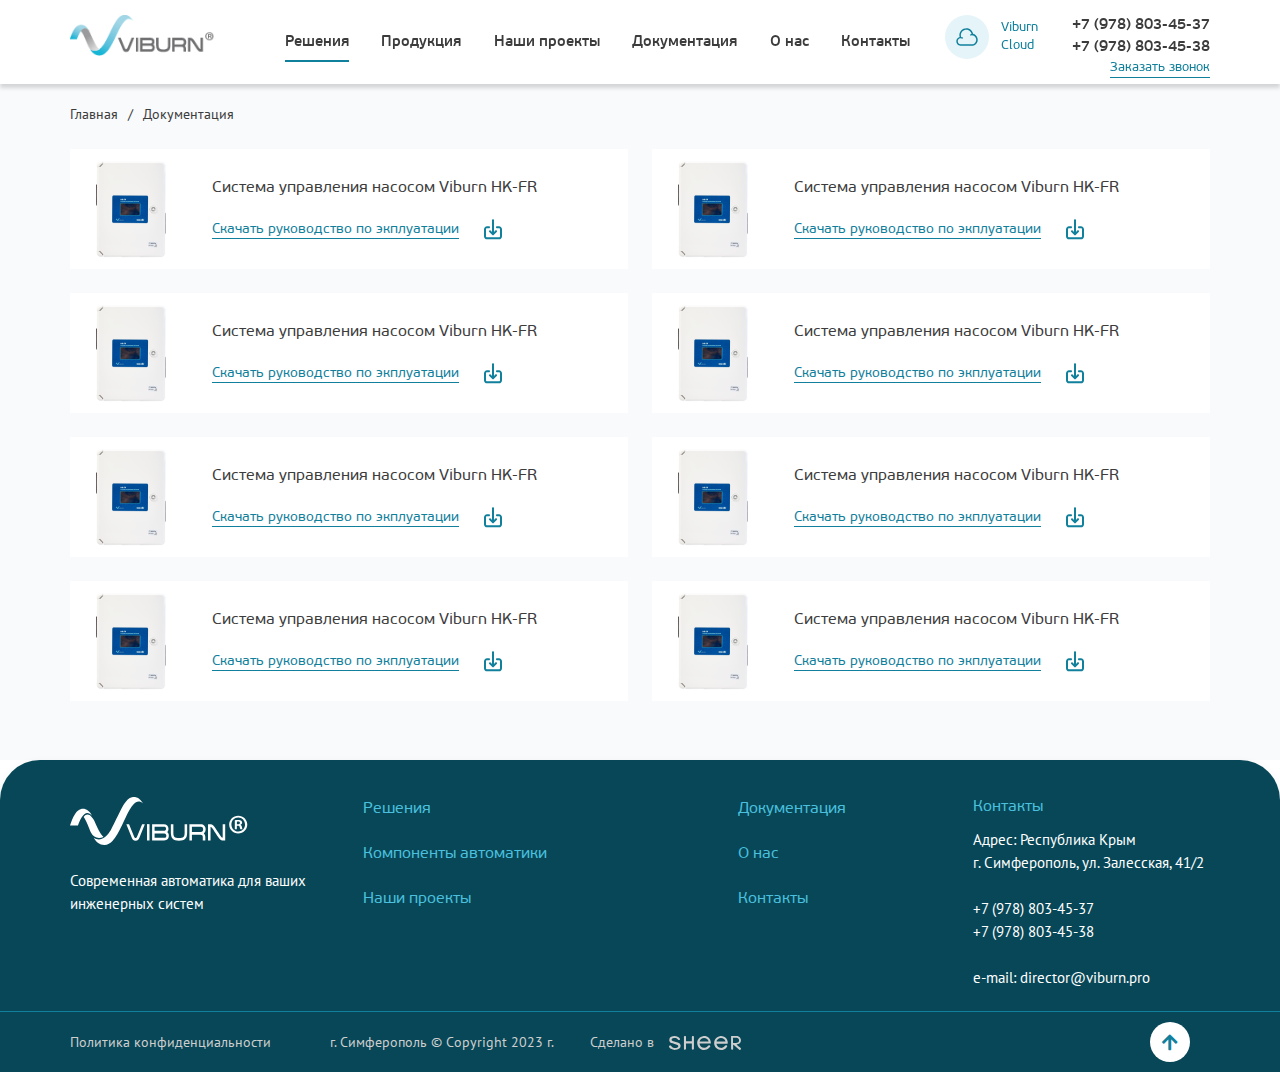
<file: documents.html>
<!DOCTYPE html>
<!--[if lt IE 7]><html lang="ru" class="lt-ie9 lt-ie8 lt-ie7"><![endif]-->
<!--[if IE 7]><html lang="ru" class="lt-ie9 lt-ie8"><![endif]-->
<!--[if IE 8]><html lang="ru" class="lt-ie9"><![endif]-->
<!--[if gt IE 8]><!-->
<html lang="ru">
<!--<![endif]-->
<head>
	<meta charset="utf-8" />
	<title>Заголовок</title>
	<meta http-equiv="X-UA-Compatible" content="IE=edge" />
	<meta name="viewport" content="width=device-width, initial-scale=1.0" />
	<meta name="format-detection" content="telephone=no" />
	<link rel="shortcut icon" href="favicon.png" />
	<link rel="stylesheet" href="libs/bootstrap/bootstrap-grid.css" />
	<link rel="stylesheet" href="libs/fontawesome-free-5.12.0-web/css/all.min.css" />
	<link rel="stylesheet" href="libs/fancybox/jquery.fancybox.css" />
	<link rel="stylesheet" href="libs/slick-1.5.9/slick/slick.css" />
	<link rel="stylesheet" href="libs/slick-1.5.9/slick/slick-theme.css" />
	<link rel="stylesheet" href="css/fonts.css" />
	<link rel="stylesheet" href="css/main.css?ver=1.6" />
	<link rel="stylesheet" href="css/media.css?ver=1.6" />
</head>
<body>

	<div class="wrapper wrapper_page">

		<header class="header">
			<div class="container">
				<div class="header__wrapper">
					<a href="#" class="logo">
						<img src="img/logo.svg" alt="alt">
					</a>
					<ul class="menu">
						<li class="active"><a href="#">Решения</a></li>
						<li>
							<a href="#">Продукция</a>
							<div class="menu-dropdown">
								<div class="container">
									<div class="row">
										<div class="col-lg-3">
											<a href="#" class="menu-dropdown__title nv-menu" data-slide="1">Преобразователи частоты <i class="fas fa-arrow-right"></i></a>
											<ul class="nav-dropdown">
												<li><a href="#" class="active nv-menu" data-slide="1">VIBURN W713B  <i class="fas fa-arrow-right"></i></a></li>
												<li><a href="#" class="nv-menu" data-slide="2">VIBURN W713B  <i class="fas fa-arrow-right"></i></a></li>
												<li><a href="#" class="nv-menu" data-slide="3">VIBURN W713B  <i class="fas fa-arrow-right"></i></a></li>
											</ul>
											<a href="#" class="menu-dropdown__title nv-menu" data-slide="4">Контроллеры <i class="fas fa-arrow-right"></i></a>
											<ul class="nav-dropdown">
												<li><a href="#" class="nv-menu" data-slide="4">VIBURN НК-1  <i class="fas fa-arrow-right"></i></a></li>
												<li><a href="#" class="nv-menu" data-slide="5">VIBURN НК-1  <i class="fas fa-arrow-right"></i></a></li>
												<li><a href="#" class="nv-menu" data-slide="6">VIBURN НК-1  <i class="fas fa-arrow-right"></i></a></li>
											</ul>
										</div>
										<div class="col-lg-9">
											<ul class="slider-menu">
												<li>
													<a href="#" class="item-menu">
														<span class="item-menu__image">
															<img src="img/item_menu1.jpg" alt="alt">
														</span>
														<span class="item-menu__title">VIBURN W713B <i class="fas fa-arrow-right"></i></span>
													</a>
												</li>
												<li>
													<a href="#" class="item-menu">
														<span class="item-menu__image">
															<img src="img/item_menu1.jpg" alt="alt">
														</span>
														<span class="item-menu__title">VIBURN W713B <i class="fas fa-arrow-right"></i></span>
													</a>
												</li>
												<li>
													<a href="#" class="item-menu">
														<span class="item-menu__image">
															<img src="img/item_menu1.jpg" alt="alt">
														</span>
														<span class="item-menu__title">VIBURN W713B <i class="fas fa-arrow-right"></i></span>
													</a>
												</li>
												<li>
													<a href="#" class="item-menu">
														<span class="item-menu__image">
															<img src="img/item_menu1.jpg" alt="alt">
														</span>
														<span class="item-menu__title">VIBURN НК-1 <i class="fas fa-arrow-right"></i></span>
													</a>
												</li>
												<li>
													<a href="#" class="item-menu">
														<span class="item-menu__image">
															<img src="img/item_menu1.jpg" alt="alt">
														</span>
														<span class="item-menu__title">VIBURN НК-1 <i class="fas fa-arrow-right"></i></span>
													</a>
												</li>
												<li>
													<a href="#" class="item-menu">
														<span class="item-menu__image">
															<img src="img/item_menu1.jpg" alt="alt">
														</span>
														<span class="item-menu__title">VIBURN НК-1 <i class="fas fa-arrow-right"></i></span>
													</a>
												</li>
											</ul>
										</div>
									</div>
								</div>
							</div>
						</li>
						<li><a href="#">Наши проекты</a></li>
						<li><a href="#">Документация</a></li>
						<li><a href="#">О нас</a></li>
						<li><a href="#">Контакты</a></li>
					</ul>
					<a href="#" class="btn-cloud">
						<span class="btn-cloud__icon">
							<img src="img/cloud.svg" alt="alt">
						</span>
						<span class="btn-cloud__text">Viburn Cloud</span>
					</a>
					<div class="contacts-main">
						<a href="tel:+79788034537" class="phone-main">+7 (978) 803-45-37</a>
						<a href="tel:+79788034538" class="phone-main">+7 (978) 803-45-38</a>
						<a href="#" class="link-main">Заказать звонок</a>
					</div>
					<a href="tel:+79788034537" class="phone-mobile"><i class="fas fa-phone-alt"></i></a>
					<span class='sandwich'>
						<span class='sw-topper'></span>
						<span class='sw-bottom'></span>
						<span class='sw-footer'></span>
					</span>
				</div>
			</div>
			<div class="menu-mobile">
				<ul class="menu">
					<li class="active"><a href="#">Решения</a></li>
					<li><a href="#">Продукция</a></li>
					<li><a href="#">Наши проекты</a></li>
					<li><a href="#">Документация</a></li>
					<li><a href="#">О нас</a></li>
					<li><a href="#">Контакты</a></li>
				</ul>
				<a href="#" class="btn-cloud">
					<span class="btn-cloud__icon">
						<img src="img/cloud.svg" alt="alt">
					</span>
					<span class="btn-cloud__text">Viburn Cloud</span>
				</a>
				<div class="contacts-main">
					<a href="tel:+79788034537" class="phone-main">+7 (978) 803-45-37</a>
					<a href="tel:+79788034538" class="phone-main">+7 (978) 803-45-38</a>
					<a href="#" class="link-main">Заказать звонок</a>
				</div>
			</div>
		</header>

		<section class="page-documents">
			<div class="container">
				<ul class="breadcrumbs">
					<li><a href="#">Главная</a></li>
					<li>Документация</li>
				</ul>
				<div class="row row_documents">
					<div class="col-lg-6">
						<div class="item-doc">
							<div class="item-doc__image">
								<img src="img/doc1.png" alt="alt">
							</div>
							<div class="item-doc__content">
								<div class="item-doc__title">Система управления насосом Viburn HK-FR</div>
								<a href="#" class="link-download"><span>Скачать руководство по экплуатации</span><img src="img/ic_download.svg" alt="alt"></a>
							</div>
						</div>
					</div>
					<div class="col-lg-6">
						<div class="item-doc">
							<div class="item-doc__image">
								<img src="img/doc1.png" alt="alt">
							</div>
							<div class="item-doc__content">
								<div class="item-doc__title">Система управления насосом Viburn HK-FR</div>
								<a href="#" class="link-download"><span>Скачать руководство по экплуатации</span><img src="img/ic_download.svg" alt="alt"></a>
							</div>
						</div>
					</div>
					<div class="col-lg-6">
						<div class="item-doc">
							<div class="item-doc__image">
								<img src="img/doc1.png" alt="alt">
							</div>
							<div class="item-doc__content">
								<div class="item-doc__title">Система управления насосом Viburn HK-FR</div>
								<a href="#" class="link-download"><span>Скачать руководство по экплуатации</span><img src="img/ic_download.svg" alt="alt"></a>
							</div>
						</div>
					</div>
					<div class="col-lg-6">
						<div class="item-doc">
							<div class="item-doc__image">
								<img src="img/doc1.png" alt="alt">
							</div>
							<div class="item-doc__content">
								<div class="item-doc__title">Система управления насосом Viburn HK-FR</div>
								<a href="#" class="link-download"><span>Скачать руководство по экплуатации</span><img src="img/ic_download.svg" alt="alt"></a>
							</div>
						</div>
					</div>
					<div class="col-lg-6">
						<div class="item-doc">
							<div class="item-doc__image">
								<img src="img/doc1.png" alt="alt">
							</div>
							<div class="item-doc__content">
								<div class="item-doc__title">Система управления насосом Viburn HK-FR</div>
								<a href="#" class="link-download"><span>Скачать руководство по экплуатации</span><img src="img/ic_download.svg" alt="alt"></a>
							</div>
						</div>
					</div>
					<div class="col-lg-6">
						<div class="item-doc">
							<div class="item-doc__image">
								<img src="img/doc1.png" alt="alt">
							</div>
							<div class="item-doc__content">
								<div class="item-doc__title">Система управления насосом Viburn HK-FR</div>
								<a href="#" class="link-download"><span>Скачать руководство по экплуатации</span><img src="img/ic_download.svg" alt="alt"></a>
							</div>
						</div>
					</div>
					<div class="col-lg-6">
						<div class="item-doc">
							<div class="item-doc__image">
								<img src="img/doc1.png" alt="alt">
							</div>
							<div class="item-doc__content">
								<div class="item-doc__title">Система управления насосом Viburn HK-FR</div>
								<a href="#" class="link-download"><span>Скачать руководство по экплуатации</span><img src="img/ic_download.svg" alt="alt"></a>
							</div>
						</div>
					</div>
					<div class="col-lg-6">
						<div class="item-doc">
							<div class="item-doc__image">
								<img src="img/doc1.png" alt="alt">
							</div>
							<div class="item-doc__content">
								<div class="item-doc__title">Система управления насосом Viburn HK-FR</div>
								<a href="#" class="link-download"><span>Скачать руководство по экплуатации</span><img src="img/ic_download.svg" alt="alt"></a>
							</div>
						</div>
					</div>
				</div>
			</div>
		</section>

		<footer class="footer">
			<div class="container">
				<div class="row">
					<div class="col-lg-3">
						<div class="footer-logo">
							<a href="#" class="logo">
								<img src="img/logo2.svg" alt="alt">
							</a>
							<div class="logo-descr">Современная автоматика для ваших инженерных систем</div>
						</div>
					</div>
					<div class="col-lg-4">
						<ul class="footer__nav">
							<li><a href="#">Решения</a></li>
							<li><a href="#">Компоненты автоматики</a></li>
							<li><a href="#">Наши проекты</a></li>
						</ul>
					</div>
					<div class="col-lg-2 col_pl">
						<ul class="footer__nav">
							<li><a href="#">Документация</a></li>
							<li><a href="#">О нас</a></li>
							<li><a href="#">Контакты</a></li>
						</ul>
					</div>
					<div class="col-lg-3 col_contacts">
						<div class="footer__title">Контакты  <i class="fal fa-chevron-down"></i></div>
						<div class="footer__content">
							<p>Адрес: Республика Крым </p>
							<p>г. Симферополь, ул. Залесская, 41/2</p>
							<br>
							<p><a href="tel:+79788034537">+7 (978) 803-45-37</a></p>
							<p><a href="tel:+79788034538">+7 (978) 803-45-38</a></p>
							<br>
							<p>e-mail: <a href="mailto:director@viburn.pro">director@viburn.pro</a></p>
						</div>
					</div>
				</div>
			</div>
			<div class="footer-bottom">
				<div class="container">
					<div class="row align-items-center">
						<div class="col-lg">
							<a href="#">Политика конфиденциальности </a>
						</div>
						<div class="col-lg">
							<p>г. Симферополь © Copyright  2023 г.</p>
						</div>
						<div class="col-lg">
							<div class="create">Сделано в <a href="#"><img src="img/copy.svg" alt="alt"></a></div>
						</div>
						<div class="col-xl-4 col-lg">
							<a href="#" class="btn_top"><i class="fas fa-arrow-up"></i></a>
						</div>
					</div>
				</div>
			</div>
		</footer>
		
	</div>

	<!--[if lt IE 9]>
	<script src="libs/html5shiv/es5-shim.min.js"></script>
	<script src="libs/html5shiv/html5shiv.min.js"></script>
	<script src="libs/html5shiv/html5shiv-printshiv.min.js"></script>
	<script src="libs/respond/respond.min.js"></script>
<![endif]-->
<script src="libs/jquery/jquery-3.6.0.min.js"></script>
<script src="libs/jquery-mousewheel/jquery.mousewheel.min.js"></script>
<script src="libs/fancybox/jquery.fancybox.pack.js"></script>
<script src="libs/slick-1.5.9/slick/slick.min.js"></script>
<script src="libs/scroll2id/PageScroll2id.min.js"></script>
<script src="libs/mask/jquery.maskedinput.js"></script>
<script src="libs/jQueryFormStyler-master/jquery.formstyler.min.js"></script>
<script src="js/common.js?ver=1.6"></script>
<!-- Yandex.Metrika counter --><!-- /Yandex.Metrika counter -->
<!-- Google Analytics counter --><!-- /Google Analytics counter -->
</body>
</html>
</file>
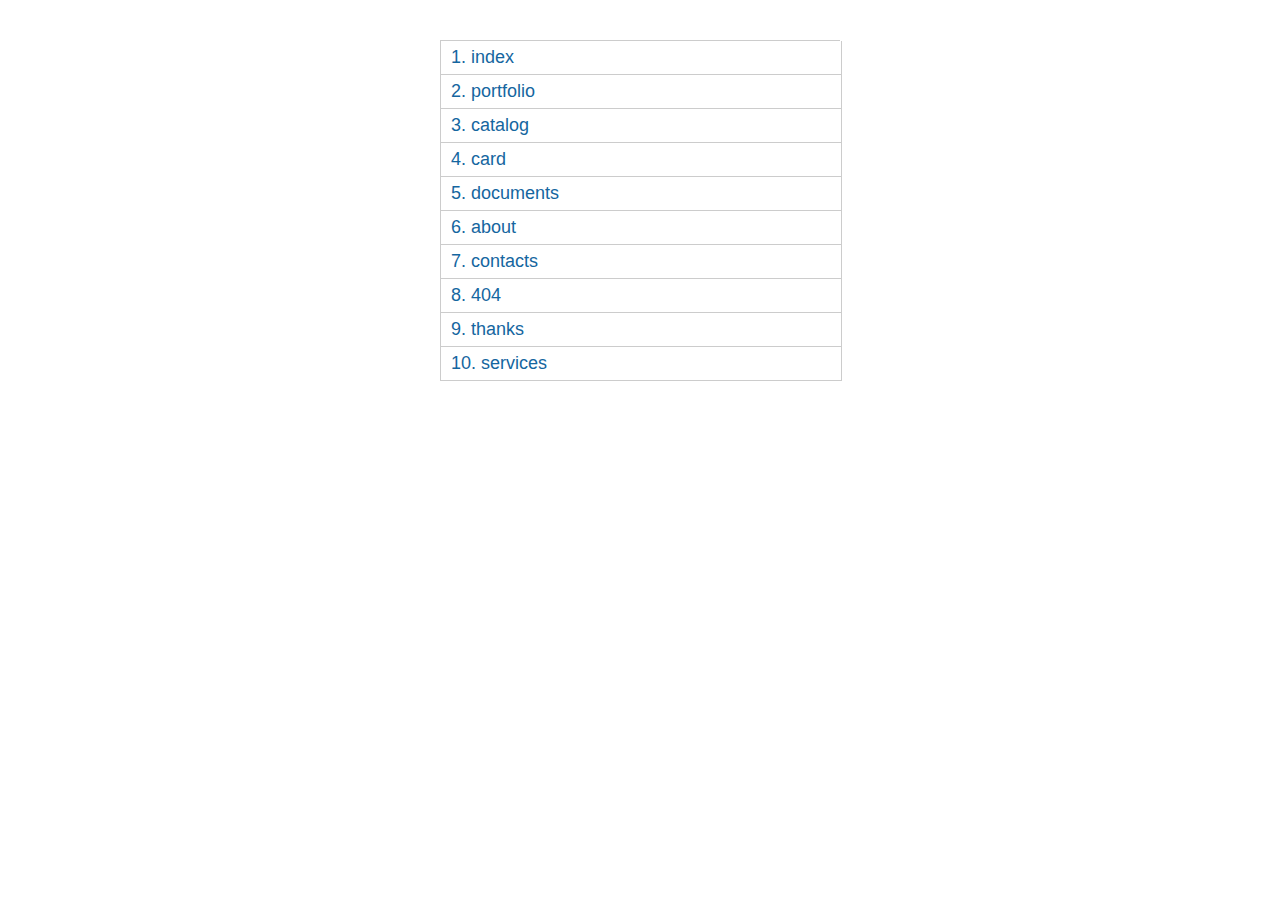
<file: map.html>
<!DOCTYPE html>
<!--[if lt IE 7]><html lang="ru" class="lt-ie9 lt-ie8 lt-ie7"><![endif]-->
<!--[if IE 7]><html lang="ru" class="lt-ie9 lt-ie8"><![endif]-->
<!--[if IE 8]><html lang="ru" class="lt-ie9"><![endif]-->
<!--[if gt IE 8]><!-->
<html lang="ru">
<!--<![endif]-->
<head>
	<meta charset="utf-8" />
	<title>Заголовок</title>
	<meta name="description" content="" />
	<meta http-equiv="X-UA-Compatible" content="IE=edge" />
	<meta name="viewport" content="width=device-width, initial-scale=1.0" />
</head> 
<body> 

	<div class="wrapper">
		<div class="count_pages">   
			<ul> 
				<li><a href="index.html" target="_blanck">index</a></li>
				<li><a href="portfolio.html" target="_blanck">portfolio</a></li>
				<li><a href="catalog.html" target="_blanck">catalog</a></li>
				<li><a href="card.html" target="_blanck">card</a></li>
				<li><a href="documents.html" target="_blanck">documents</a></li>
				<li><a href="about.html" target="_blanck">about</a></li>
				<li><a href="contacts.html" target="_blanck">contacts</a></li>
				<li><a href="404.html" target="_blanck">404</a></li>
				<li><a href="thanks.html" target="_blanck">thanks</a></li>
				<li><a href="services.html" target="_blanck">services</a></li>
			</ul>
		</div> 
	</div>

	<style>
		.count_pages a:before {
			counter-increment: list1;
			content: counter(list1) ". ";
		}
		.count_pages li {
			list-style: none;
			margin-bottom: 0px;
			border: 1px solid #ccc;
			border-top: none;
			width: 100%;
		}
		.count_pages {
			margin: 0;
			width: 400px;
			margin: auto;
			font-family: sans-serif;
			margin-top: 40px;
			max-width: 100%;
			border-top: 1px solid #ccc;
			counter-reset: list1;
			margin-bottom: 40px;
		}
		.count_pages ul {
			margin: 0;
			padding: 0;
		}
		.count_pages a {
			font-size: 18px;
			color: #15669F;
			text-decoration: none;
			display: block;
			padding: 6px 10px;
		}
	</style>
</body>
</html>
</file>
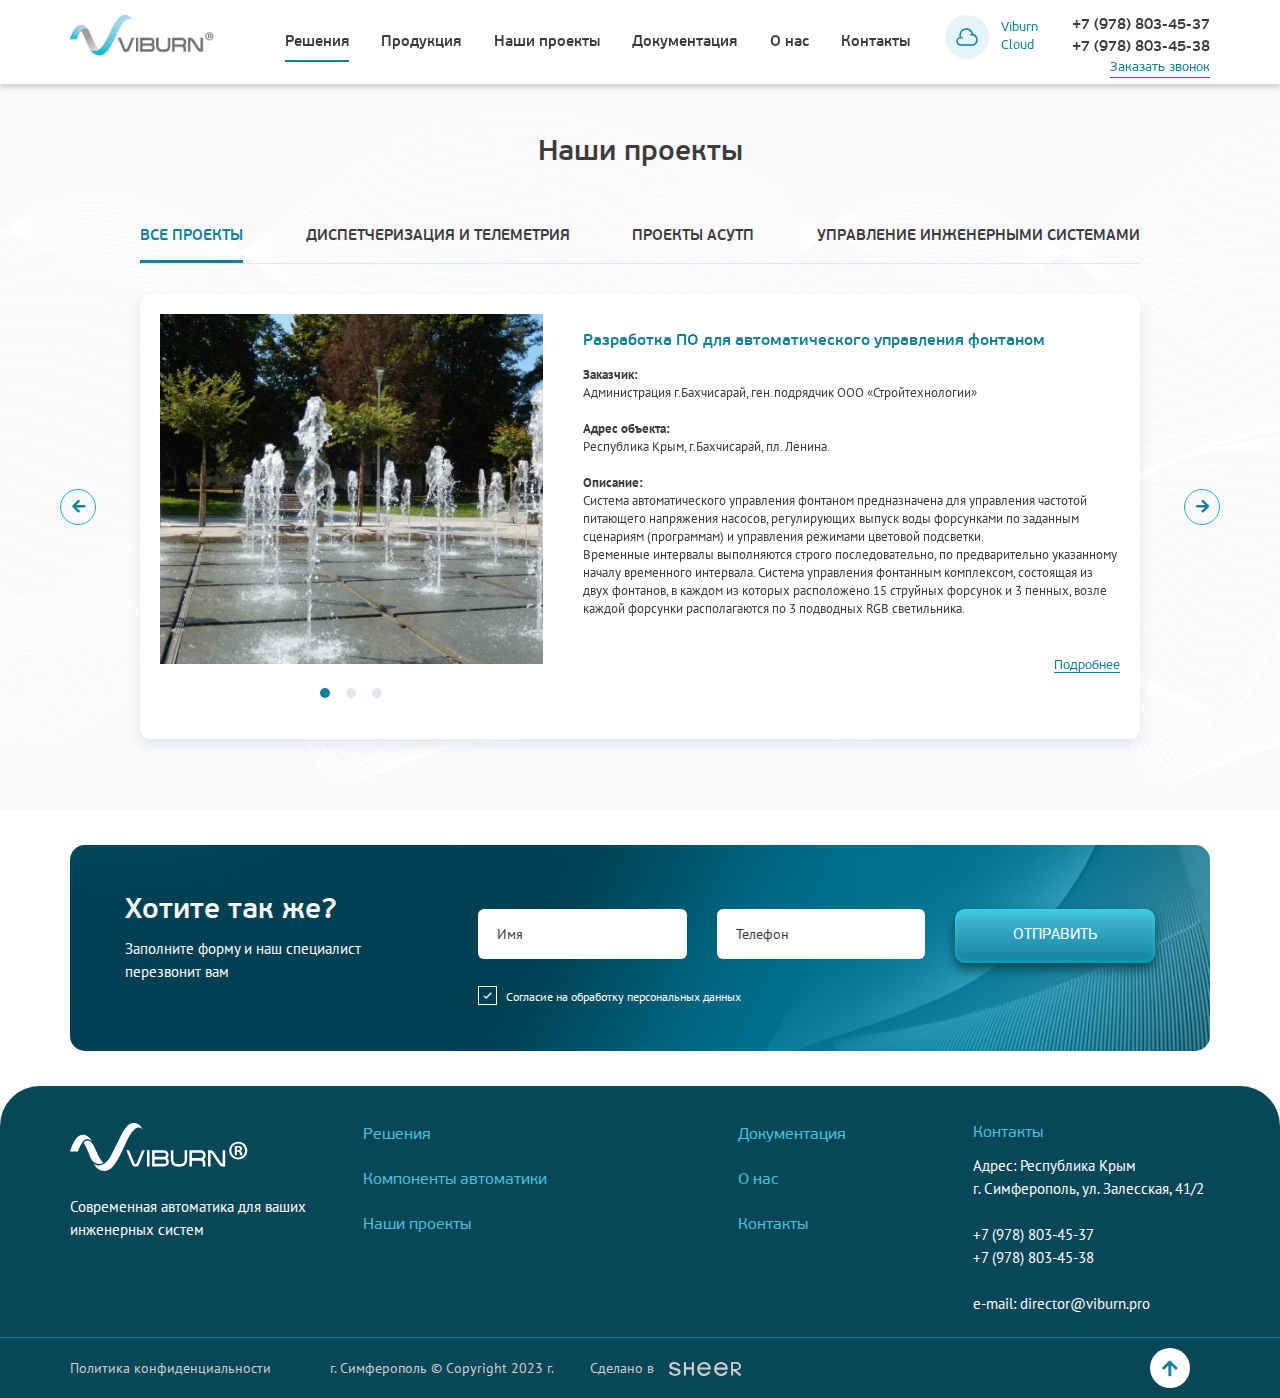
<file: portfolio.html>
<!DOCTYPE html>
<!--[if lt IE 7]><html lang="ru" class="lt-ie9 lt-ie8 lt-ie7"><![endif]-->
<!--[if IE 7]><html lang="ru" class="lt-ie9 lt-ie8"><![endif]-->
<!--[if IE 8]><html lang="ru" class="lt-ie9"><![endif]-->
<!--[if gt IE 8]><!-->
<html lang="ru">
<!--<![endif]-->
<head>
	<meta charset="utf-8" />
	<title>Заголовок</title>
	<meta http-equiv="X-UA-Compatible" content="IE=edge" />
	<meta name="viewport" content="width=device-width, initial-scale=1.0" />
	<meta name="format-detection" content="telephone=no" />
	<link rel="shortcut icon" href="favicon.png" />
	<link rel="stylesheet" href="libs/bootstrap/bootstrap-grid.css" />
	<link rel="stylesheet" href="libs/fontawesome-free-5.12.0-web/css/all.min.css" />
	<link rel="stylesheet" href="libs/fancybox/jquery.fancybox.css" />
	<link rel="stylesheet" href="libs/slick-1.5.9/slick/slick.css" />
	<link rel="stylesheet" href="libs/slick-1.5.9/slick/slick-theme.css" />
	<link rel="stylesheet" href="css/fonts.css" />
	<link rel="stylesheet" href="css/main.css?ver=1.6" />
	<link rel="stylesheet" href="css/media.css?ver=1.6" />
</head>
<body>

	<div class="wrapper wrapper_page">

		<header class="header">
			<div class="container">
				<div class="header__wrapper">
					<a href="#" class="logo">
						<img src="img/logo.svg" alt="alt">
					</a>
					<ul class="menu">
						<li class="active"><a href="#">Решения</a></li>
						<li>
							<a href="#">Продукция</a>
							<div class="menu-dropdown">
								<div class="container">
									<div class="row">
										<div class="col-lg-3">
											<a href="#" class="menu-dropdown__title nv-menu" data-slide="1">Преобразователи частоты <i class="fas fa-arrow-right"></i></a>
											<ul class="nav-dropdown">
												<li><a href="#" class="active nv-menu" data-slide="1">VIBURN W713B  <i class="fas fa-arrow-right"></i></a></li>
												<li><a href="#" class="nv-menu" data-slide="2">VIBURN W713B  <i class="fas fa-arrow-right"></i></a></li>
												<li><a href="#" class="nv-menu" data-slide="3">VIBURN W713B  <i class="fas fa-arrow-right"></i></a></li>
											</ul>
											<a href="#" class="menu-dropdown__title nv-menu" data-slide="4">Контроллеры <i class="fas fa-arrow-right"></i></a>
											<ul class="nav-dropdown">
												<li><a href="#" class="nv-menu" data-slide="4">VIBURN НК-1  <i class="fas fa-arrow-right"></i></a></li>
												<li><a href="#" class="nv-menu" data-slide="5">VIBURN НК-1  <i class="fas fa-arrow-right"></i></a></li>
												<li><a href="#" class="nv-menu" data-slide="6">VIBURN НК-1  <i class="fas fa-arrow-right"></i></a></li>
											</ul>
										</div>
										<div class="col-lg-9">
											<ul class="slider-menu">
												<li>
													<a href="#" class="item-menu">
														<span class="item-menu__image">
															<img src="img/item_menu1.jpg" alt="alt">
														</span>
														<span class="item-menu__title">VIBURN W713B <i class="fas fa-arrow-right"></i></span>
													</a>
												</li>
												<li>
													<a href="#" class="item-menu">
														<span class="item-menu__image">
															<img src="img/item_menu1.jpg" alt="alt">
														</span>
														<span class="item-menu__title">VIBURN W713B <i class="fas fa-arrow-right"></i></span>
													</a>
												</li>
												<li>
													<a href="#" class="item-menu">
														<span class="item-menu__image">
															<img src="img/item_menu1.jpg" alt="alt">
														</span>
														<span class="item-menu__title">VIBURN W713B <i class="fas fa-arrow-right"></i></span>
													</a>
												</li>
												<li>
													<a href="#" class="item-menu">
														<span class="item-menu__image">
															<img src="img/item_menu1.jpg" alt="alt">
														</span>
														<span class="item-menu__title">VIBURN НК-1 <i class="fas fa-arrow-right"></i></span>
													</a>
												</li>
												<li>
													<a href="#" class="item-menu">
														<span class="item-menu__image">
															<img src="img/item_menu1.jpg" alt="alt">
														</span>
														<span class="item-menu__title">VIBURN НК-1 <i class="fas fa-arrow-right"></i></span>
													</a>
												</li>
												<li>
													<a href="#" class="item-menu">
														<span class="item-menu__image">
															<img src="img/item_menu1.jpg" alt="alt">
														</span>
														<span class="item-menu__title">VIBURN НК-1 <i class="fas fa-arrow-right"></i></span>
													</a>
												</li>
											</ul>
										</div>
									</div>
								</div>
							</div>
						</li>
						<li><a href="#">Наши проекты</a></li>
						<li><a href="#">Документация</a></li>
						<li><a href="#">О нас</a></li>
						<li><a href="#">Контакты</a></li>
					</ul>
					<a href="#" class="btn-cloud">
						<span class="btn-cloud__icon">
							<img src="img/cloud.svg" alt="alt">
						</span>
						<span class="btn-cloud__text">Viburn Cloud</span>
					</a>
					<div class="contacts-main">
						<a href="tel:+79788034537" class="phone-main">+7 (978) 803-45-37</a>
						<a href="tel:+79788034538" class="phone-main">+7 (978) 803-45-38</a>
						<a href="#" class="link-main">Заказать звонок</a>
					</div>
					<a href="tel:+79788034537" class="phone-mobile"><i class="fas fa-phone-alt"></i></a>
					<span class='sandwich'>
						<span class='sw-topper'></span>
						<span class='sw-bottom'></span>
						<span class='sw-footer'></span>
					</span>
				</div>
			</div>
			<div class="menu-mobile">
				<ul class="menu">
					<li class="active"><a href="#">Решения</a></li>
					<li><a href="#">Продукция</a></li>
					<li><a href="#">Наши проекты</a></li>
					<li><a href="#">Документация</a></li>
					<li><a href="#">О нас</a></li>
					<li><a href="#">Контакты</a></li>
				</ul>
				<a href="#" class="btn-cloud">
					<span class="btn-cloud__icon">
						<img src="img/cloud.svg" alt="alt">
					</span>
					<span class="btn-cloud__text">Viburn Cloud</span>
				</a>
				<div class="contacts-main">
					<a href="tel:+79788034537" class="phone-main">+7 (978) 803-45-37</a>
					<a href="tel:+79788034538" class="phone-main">+7 (978) 803-45-38</a>
					<a href="#" class="link-main">Заказать звонок</a>
				</div>
			</div>
		</header>

		<section class="portfolio">
			<div class="container">
				<h2 class="title-section">Наши проекты</h2>
				<ul class="tabs">
					<li class="active"><a href="#tab1">Все проекты</a></li>
					<li><a href="#tab2">ДИСПЕТЧЕРИЗАЦИЯ И ТЕЛЕМЕТРИЯ</a></li>
					<li><a href="#tab3">ПРОЕКТЫ АСУТП</a></li>
					<li><a href="#tab4">УПРАВЛЕНИЕ ИНЖЕНЕРНЫМИ СИСТЕМАМИ</a></li>
				</ul>
				<div class="tab-container tab-container_main">
					<div class="tab-pane" id="tab1">
						<ul class="slider-portfolio">
							<li>
								<div class="row">
									<div class="col-lg-5">
										<ul class="slider-photos">
											<li>
												<div class="slider-photos__item">
													<img src="img/slide_portfolio1.jpg" alt="alt">
												</div>
											</li>
											<li>
												<div class="slider-photos__item">
													<img src="img/slide_portfolio1.jpg" alt="alt">
												</div>
											</li>
											<li>
												<div class="slider-photos__item">
													<img src="img/slide_portfolio1.jpg" alt="alt">
												</div>
											</li>
										</ul>
									</div>
									<div class="col-lg-7">
										<div class="content-portfolio">
											<a href="#" class="title-min">Разработка ПО для автоматического управления фонтаном</a>
											<p><strong>Заказчик:</strong></p>
											<p>Администрация г.Бахчисарай, ген.подрядчик ООО «Стройтехнологии»</p>
											<br>
											<p><strong>Адрес объекта:</strong></p>
											<p>Республика Крым, г.Бахчисарай, пл. Ленина.</p>
											<br>
											<p><strong>Описание:</strong></p>
											<p>Система автоматического управления фонтаном предназначена для управления частотой питающего напряжения насосов, регулирующих выпуск воды форсунками по заданным сценариям (программам) и управления режимами цветовой подсветки. <br>Временные интервалы выполняются строго последовательно, по предварительно указанному началу временного интервала. Система управления фонтанным комплексом, состоящая из двух фонтанов, в каждом из которых расположено 15 струйных форсунок и 3 пенных, возле каждой форсунки располагаются по 3 подводных RGB светильника.</p>
											<div class="content-portfolio__bottom">
												<a href="#" class="link-main">Подробнее</a>
											</div>
										</div>
									</div>
								</div>
							</li>
							<li>
								<div class="row">
									<div class="col-lg-5">
										<ul class="slider-photos">
											<li>
												<div class="slider-photos__item">
													<img src="img/slide_portfolio1.jpg" alt="alt">
												</div>
											</li>
											<li>
												<div class="slider-photos__item">
													<img src="img/slide_portfolio1.jpg" alt="alt">
												</div>
											</li>
											<li>
												<div class="slider-photos__item">
													<img src="img/slide_portfolio1.jpg" alt="alt">
												</div>
											</li>
										</ul>
									</div>
									<div class="col-lg-7">
										<div class="content-portfolio">
											<a href="#" class="title-min">Разработка ПО для автоматического управления фонтаном</a>
											<p><strong>Заказчик:</strong></p>
											<p>Администрация г.Бахчисарай, ген.подрядчик ООО «Стройтехнологии»</p>
											<br>
											<p><strong>Адрес объекта:</strong></p>
											<p>Республика Крым, г.Бахчисарай, пл. Ленина.</p>
											<br>
											<p><strong>Описание:</strong></p>
											<p>Система автоматического управления фонтаном предназначена для управления частотой питающего напряжения насосов, регулирующих выпуск воды форсунками по заданным сценариям (программам) и управления режимами цветовой подсветки. <br>Временные интервалы выполняются строго последовательно, по предварительно указанному началу временного интервала. Система управления фонтанным комплексом, состоящая из двух фонтанов, в каждом из которых расположено 15 струйных форсунок и 3 пенных, возле каждой форсунки располагаются по 3 подводных RGB светильника.</p>
											<div class="content-portfolio__bottom">
												<a href="#" class="link-main">Подробнее</a>
											</div>
										</div>
									</div>
								</div>
							</li>
						</ul>
					</div>
					<div class="tab-pane" id="tab2">
						<ul class="slider-portfolio">
							<li>
								<div class="row">
									<div class="col-lg-5">
										<ul class="slider-photos">
											<li>
												<div class="slider-photos__item">
													<img src="img/slide_portfolio1.jpg" alt="alt">
												</div>
											</li>
											<li>
												<div class="slider-photos__item">
													<img src="img/slide_portfolio1.jpg" alt="alt">
												</div>
											</li>
											<li>
												<div class="slider-photos__item">
													<img src="img/slide_portfolio1.jpg" alt="alt">
												</div>
											</li>
										</ul>
									</div>
									<div class="col-lg-7">
										<div class="content-portfolio">
											<a href="#" class="title-min">Разработка ПО для автоматического управления фонтаном</a>
											<p><strong>Заказчик:</strong></p>
											<p>Администрация г.Бахчисарай, ген.подрядчик ООО «Стройтехнологии»</p>
											<br>
											<p><strong>Адрес объекта:</strong></p>
											<p>Республика Крым, г.Бахчисарай, пл. Ленина.</p>
											<br>
											<p><strong>Описание:</strong></p>
											<p>Система автоматического управления фонтаном предназначена для управления частотой питающего напряжения насосов, регулирующих выпуск воды форсунками по заданным сценариям (программам) и управления режимами цветовой подсветки. <br>Временные интервалы выполняются строго последовательно, по предварительно указанному началу временного интервала. Система управления фонтанным комплексом, состоящая из двух фонтанов, в каждом из которых расположено 15 струйных форсунок и 3 пенных, возле каждой форсунки располагаются по 3 подводных RGB светильника.</p>
											<div class="content-portfolio__bottom">
												<a href="#" class="link-main">Подробнее</a>
											</div>
										</div>
									</div>
								</div>
							</li>
							<li>
								<div class="row">
									<div class="col-lg-5">
										<ul class="slider-photos">
											<li>
												<div class="slider-photos__item">
													<img src="img/slide_portfolio1.jpg" alt="alt">
												</div>
											</li>
											<li>
												<div class="slider-photos__item">
													<img src="img/slide_portfolio1.jpg" alt="alt">
												</div>
											</li>
											<li>
												<div class="slider-photos__item">
													<img src="img/slide_portfolio1.jpg" alt="alt">
												</div>
											</li>
										</ul>
									</div>
									<div class="col-lg-7">
										<div class="content-portfolio">
											<a href="#" class="title-min">Разработка ПО для автоматического управления фонтаном</a>
											<p><strong>Заказчик:</strong></p>
											<p>Администрация г.Бахчисарай, ген.подрядчик ООО «Стройтехнологии»</p>
											<br>
											<p><strong>Адрес объекта:</strong></p>
											<p>Республика Крым, г.Бахчисарай, пл. Ленина.</p>
											<br>
											<p><strong>Описание:</strong></p>
											<p>Система автоматического управления фонтаном предназначена для управления частотой питающего напряжения насосов, регулирующих выпуск воды форсунками по заданным сценариям (программам) и управления режимами цветовой подсветки. <br>Временные интервалы выполняются строго последовательно, по предварительно указанному началу временного интервала. Система управления фонтанным комплексом, состоящая из двух фонтанов, в каждом из которых расположено 15 струйных форсунок и 3 пенных, возле каждой форсунки располагаются по 3 подводных RGB светильника.</p>
											<div class="content-portfolio__bottom">
												<a href="#" class="link-main">Подробнее</a>
											</div>
										</div>
									</div>
								</div>
							</li>
						</ul>
					</div>
					<div class="tab-pane" id="tab3">
						<ul class="slider-portfolio">
							<li>
								<div class="row">
									<div class="col-lg-5">
										<ul class="slider-photos">
											<li>
												<div class="slider-photos__item">
													<img src="img/slide_portfolio1.jpg" alt="alt">
												</div>
											</li>
											<li>
												<div class="slider-photos__item">
													<img src="img/slide_portfolio1.jpg" alt="alt">
												</div>
											</li>
											<li>
												<div class="slider-photos__item">
													<img src="img/slide_portfolio1.jpg" alt="alt">
												</div>
											</li>
										</ul>
									</div>
									<div class="col-lg-7">
										<div class="content-portfolio">
											<a href="#" class="title-min">Разработка ПО для автоматического управления фонтаном</a>
											<p><strong>Заказчик:</strong></p>
											<p>Администрация г.Бахчисарай, ген.подрядчик ООО «Стройтехнологии»</p>
											<br>
											<p><strong>Адрес объекта:</strong></p>
											<p>Республика Крым, г.Бахчисарай, пл. Ленина.</p>
											<br>
											<p><strong>Описание:</strong></p>
											<p>Система автоматического управления фонтаном предназначена для управления частотой питающего напряжения насосов, регулирующих выпуск воды форсунками по заданным сценариям (программам) и управления режимами цветовой подсветки. <br>Временные интервалы выполняются строго последовательно, по предварительно указанному началу временного интервала. Система управления фонтанным комплексом, состоящая из двух фонтанов, в каждом из которых расположено 15 струйных форсунок и 3 пенных, возле каждой форсунки располагаются по 3 подводных RGB светильника.</p>
											<div class="content-portfolio__bottom">
												<a href="#" class="link-main">Подробнее</a>
											</div>
										</div>
									</div>
								</div>
							</li>
							<li>
								<div class="row">
									<div class="col-lg-5">
										<ul class="slider-photos">
											<li>
												<div class="slider-photos__item">
													<img src="img/slide_portfolio1.jpg" alt="alt">
												</div>
											</li>
											<li>
												<div class="slider-photos__item">
													<img src="img/slide_portfolio1.jpg" alt="alt">
												</div>
											</li>
											<li>
												<div class="slider-photos__item">
													<img src="img/slide_portfolio1.jpg" alt="alt">
												</div>
											</li>
										</ul>
									</div>
									<div class="col-lg-7">
										<div class="content-portfolio">
											<a href="#" class="title-min">Разработка ПО для автоматического управления фонтаном</a>
											<p><strong>Заказчик:</strong></p>
											<p>Администрация г.Бахчисарай, ген.подрядчик ООО «Стройтехнологии»</p>
											<br>
											<p><strong>Адрес объекта:</strong></p>
											<p>Республика Крым, г.Бахчисарай, пл. Ленина.</p>
											<br>
											<p><strong>Описание:</strong></p>
											<p>Система автоматического управления фонтаном предназначена для управления частотой питающего напряжения насосов, регулирующих выпуск воды форсунками по заданным сценариям (программам) и управления режимами цветовой подсветки. <br>Временные интервалы выполняются строго последовательно, по предварительно указанному началу временного интервала. Система управления фонтанным комплексом, состоящая из двух фонтанов, в каждом из которых расположено 15 струйных форсунок и 3 пенных, возле каждой форсунки располагаются по 3 подводных RGB светильника.</p>
											<div class="content-portfolio__bottom">
												<a href="#" class="link-main">Подробнее</a>
											</div>
										</div>
									</div>
								</div>
							</li>
						</ul>
					</div>
					<div class="tab-pane" id="tab4">
						<ul class="slider-portfolio">
							<li>
								<div class="row">
									<div class="col-lg-5">
										<ul class="slider-photos">
											<li>
												<div class="slider-photos__item">
													<img src="img/slide_portfolio1.jpg" alt="alt">
												</div>
											</li>
											<li>
												<div class="slider-photos__item">
													<img src="img/slide_portfolio1.jpg" alt="alt">
												</div>
											</li>
											<li>
												<div class="slider-photos__item">
													<img src="img/slide_portfolio1.jpg" alt="alt">
												</div>
											</li>
										</ul>
									</div>
									<div class="col-lg-7">
										<div class="content-portfolio">
											<a href="#" class="title-min">Разработка ПО для автоматического управления фонтаном</a>
											<p><strong>Заказчик:</strong></p>
											<p>Администрация г.Бахчисарай, ген.подрядчик ООО «Стройтехнологии»</p>
											<br>
											<p><strong>Адрес объекта:</strong></p>
											<p>Республика Крым, г.Бахчисарай, пл. Ленина.</p>
											<br>
											<p><strong>Описание:</strong></p>
											<p>Система автоматического управления фонтаном предназначена для управления частотой питающего напряжения насосов, регулирующих выпуск воды форсунками по заданным сценариям (программам) и управления режимами цветовой подсветки. <br>Временные интервалы выполняются строго последовательно, по предварительно указанному началу временного интервала. Система управления фонтанным комплексом, состоящая из двух фонтанов, в каждом из которых расположено 15 струйных форсунок и 3 пенных, возле каждой форсунки располагаются по 3 подводных RGB светильника.</p>
											<div class="content-portfolio__bottom">
												<a href="#" class="link-main">Подробнее</a>
											</div>
										</div>
									</div>
								</div>
							</li>
							<li>
								<div class="row">
									<div class="col-lg-5">
										<ul class="slider-photos">
											<li>
												<div class="slider-photos__item">
													<img src="img/slide_portfolio1.jpg" alt="alt">
												</div>
											</li>
											<li>
												<div class="slider-photos__item">
													<img src="img/slide_portfolio1.jpg" alt="alt">
												</div>
											</li>
											<li>
												<div class="slider-photos__item">
													<img src="img/slide_portfolio1.jpg" alt="alt">
												</div>
											</li>
										</ul>
									</div>
									<div class="col-lg-7">
										<div class="content-portfolio">
											<a href="#" class="title-min">Разработка ПО для автоматического управления фонтаном</a>
											<p><strong>Заказчик:</strong></p>
											<p>Администрация г.Бахчисарай, ген.подрядчик ООО «Стройтехнологии»</p>
											<br>
											<p><strong>Адрес объекта:</strong></p>
											<p>Республика Крым, г.Бахчисарай, пл. Ленина.</p>
											<br>
											<p><strong>Описание:</strong></p>
											<p>Система автоматического управления фонтаном предназначена для управления частотой питающего напряжения насосов, регулирующих выпуск воды форсунками по заданным сценариям (программам) и управления режимами цветовой подсветки. <br>Временные интервалы выполняются строго последовательно, по предварительно указанному началу временного интервала. Система управления фонтанным комплексом, состоящая из двух фонтанов, в каждом из которых расположено 15 струйных форсунок и 3 пенных, возле каждой форсунки располагаются по 3 подводных RGB светильника.</p>
											<div class="content-portfolio__bottom">
												<a href="#" class="link-main">Подробнее</a>
											</div>
										</div>
									</div>
								</div>
							</li>
						</ul>
					</div>
				</div>
			</div>
		</section>

		<section class="section-form">
			<div class="container">
				<div class="form-page">
					<div class="row">
						<div class="col-lg-4">
							<h2 class="title-section">Хотите так же?</h2>
							<div class="descr-form">Заполните форму и наш специалист перезвонит вам</div>
						</div>
						<div class="col-lg-8 form-page__right">
							<form>
								<div class="row row_form">
									<div class="col-lg">
										<div class="item-form">
											<input type="text" placeholder="Имя" required="required">
										</div>
									</div>
									<div class="col-lg">
										<div class="item-form">
											<input type="text" placeholder="Телефон" class="input-phone" required="required">
										</div>
									</div>
									<div class="col-btn">
										<div class="btn-main">
											<input type="submit" value="ОТПРАВИТЬ">
										</div>
									</div>
								</div>
								<div class="checkbox">
									<label>
										<input type="checkbox" required="required" checked="checked" />
										<span>Согласие на обработку персональных данных</span>
									</label>
								</div>
							</form>
						</div>
					</div>
				</div>
			</div>
		</section>

		<footer class="footer">
			<div class="container">
				<div class="row">
					<div class="col-lg-3">
						<div class="footer-logo">
							<a href="#" class="logo">
								<img src="img/logo2.svg" alt="alt">
							</a>
							<div class="logo-descr">Современная автоматика для ваших инженерных систем</div>
						</div>
					</div>
					<div class="col-lg-4">
						<ul class="footer__nav">
							<li><a href="#">Решения</a></li>
							<li><a href="#">Компоненты автоматики</a></li>
							<li><a href="#">Наши проекты</a></li>
						</ul>
					</div>
					<div class="col-lg-2 col_pl">
						<ul class="footer__nav">
							<li><a href="#">Документация</a></li>
							<li><a href="#">О нас</a></li>
							<li><a href="#">Контакты</a></li>
						</ul>
					</div>
					<div class="col-lg-3 col_contacts">
						<div class="footer__title">Контакты  <i class="fal fa-chevron-down"></i></div>
						<div class="footer__content">
							<p>Адрес: Республика Крым </p>
							<p>г. Симферополь, ул. Залесская, 41/2</p>
							<br>
							<p><a href="tel:+79788034537">+7 (978) 803-45-37</a></p>
							<p><a href="tel:+79788034538">+7 (978) 803-45-38</a></p>
							<br>
							<p>e-mail: <a href="mailto:director@viburn.pro">director@viburn.pro</a></p>
						</div>
					</div>
				</div>
			</div>
			<div class="footer-bottom">
				<div class="container">
					<div class="row align-items-center">
						<div class="col-lg">
							<a href="#">Политика конфиденциальности </a>
						</div>
						<div class="col-lg">
							<p>г. Симферополь © Copyright  2023 г.</p>
						</div>
						<div class="col-lg">
							<div class="create">Сделано в <a href="#"><img src="img/copy.svg" alt="alt"></a></div>
						</div>
						<div class="col-xl-4 col-lg">
							<a href="#" class="btn_top"><i class="fas fa-arrow-up"></i></a>
						</div>
					</div>
				</div>
			</div>
		</footer>
		
	</div>

	<!--[if lt IE 9]>
	<script src="libs/html5shiv/es5-shim.min.js"></script>
	<script src="libs/html5shiv/html5shiv.min.js"></script>
	<script src="libs/html5shiv/html5shiv-printshiv.min.js"></script>
	<script src="libs/respond/respond.min.js"></script>
<![endif]-->
<script src="libs/jquery/jquery-3.6.0.min.js"></script>
<script src="libs/jquery-mousewheel/jquery.mousewheel.min.js"></script>
<script src="libs/fancybox/jquery.fancybox.pack.js"></script>
<script src="libs/slick-1.5.9/slick/slick.min.js"></script>
<script src="libs/scroll2id/PageScroll2id.min.js"></script>
<script src="libs/mask/jquery.maskedinput.js"></script>
<script src="libs/jQueryFormStyler-master/jquery.formstyler.min.js"></script>
<script src="js/common.js?ver=1.6"></script>
<!-- Yandex.Metrika counter --><!-- /Yandex.Metrika counter -->
<!-- Google Analytics counter --><!-- /Google Analytics counter -->
</body>
</html>
</file>
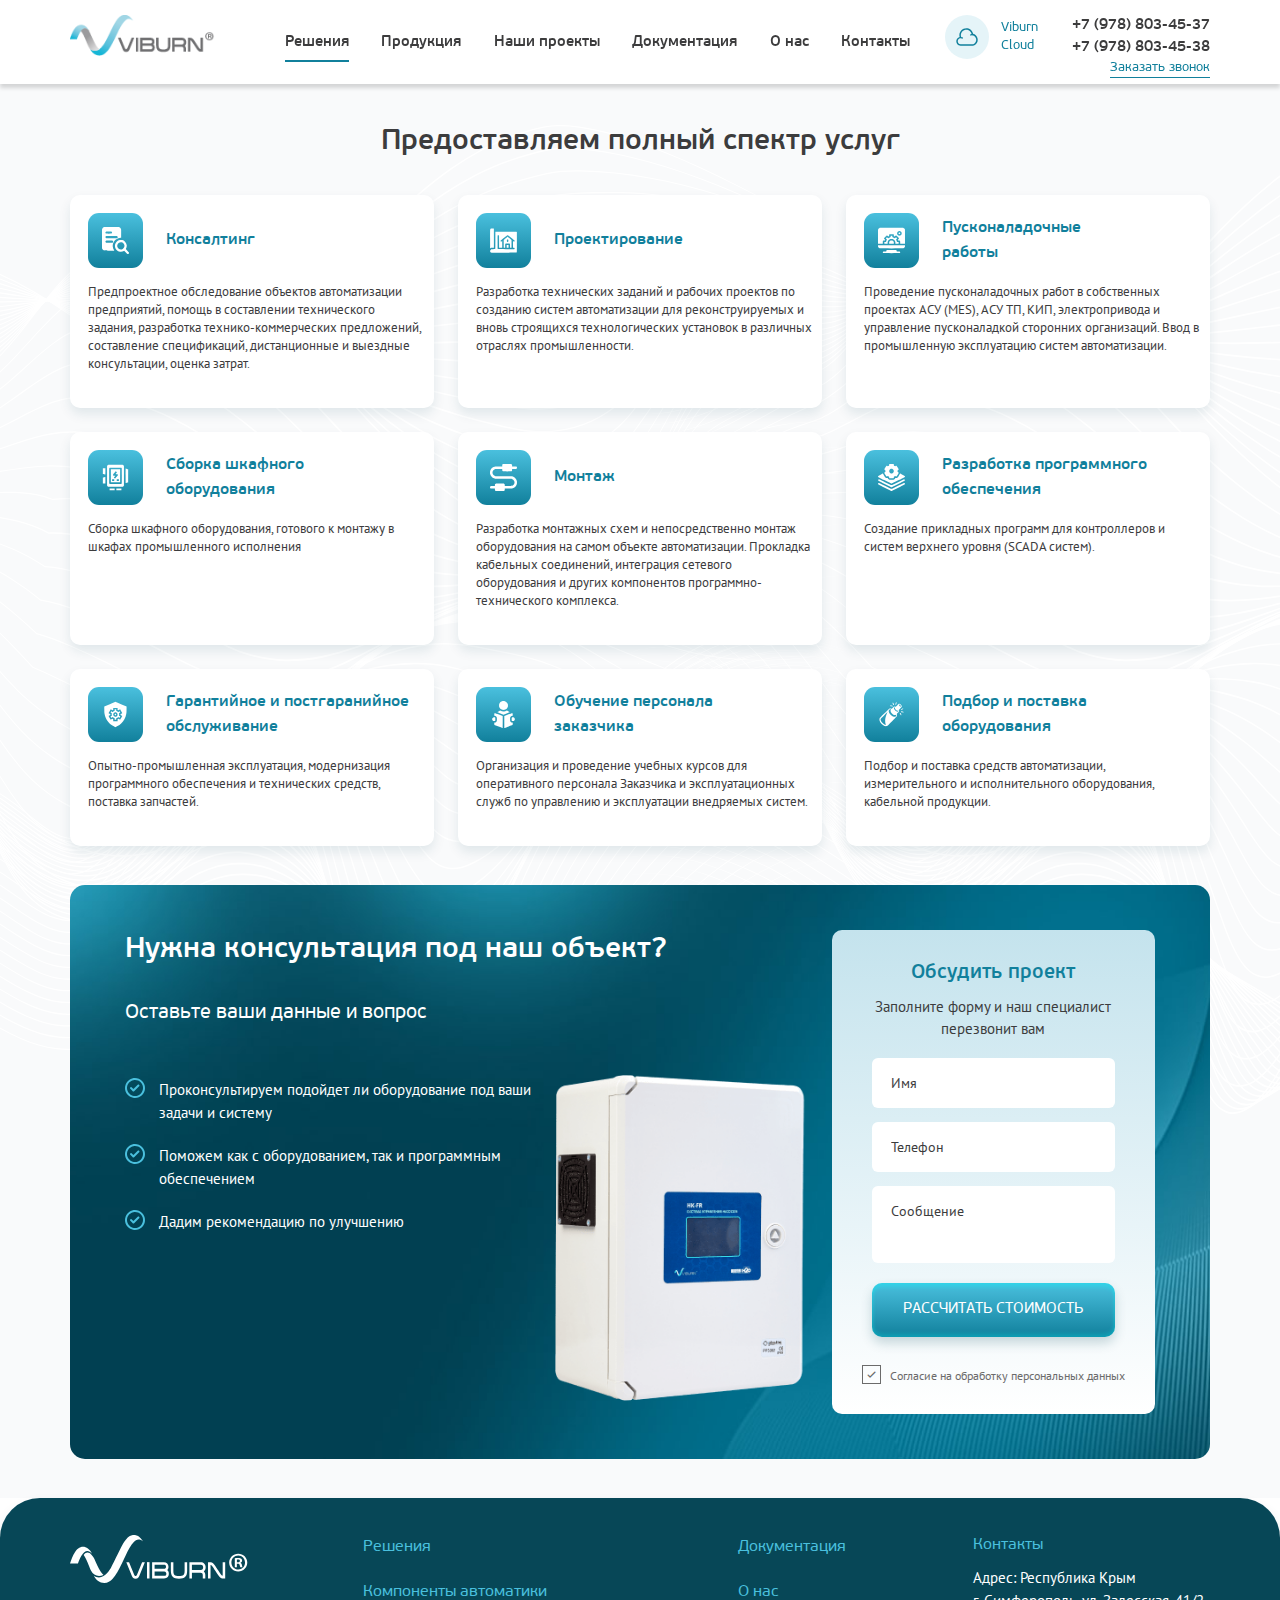
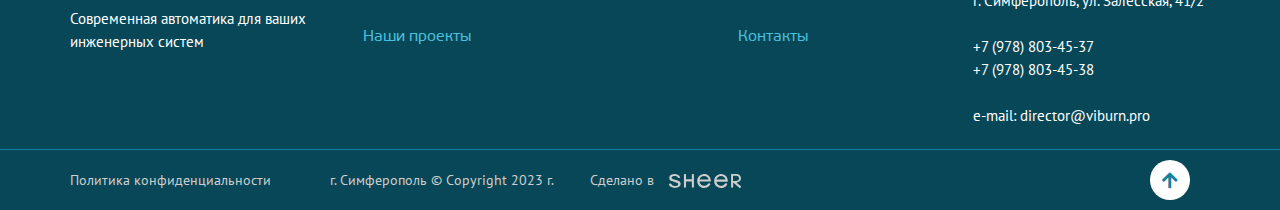
<file: services.html>
<!DOCTYPE html>
<!--[if lt IE 7]><html lang="ru" class="lt-ie9 lt-ie8 lt-ie7"><![endif]-->
<!--[if IE 7]><html lang="ru" class="lt-ie9 lt-ie8"><![endif]-->
<!--[if IE 8]><html lang="ru" class="lt-ie9"><![endif]-->
<!--[if gt IE 8]><!-->
<html lang="ru">
<!--<![endif]-->
<head>
	<meta charset="utf-8" />
	<title>Заголовок</title>
	<meta http-equiv="X-UA-Compatible" content="IE=edge" />
	<meta name="viewport" content="width=device-width, initial-scale=1.0" />
	<meta name="format-detection" content="telephone=no" />
	<link rel="shortcut icon" href="favicon.png" />
	<link rel="stylesheet" href="libs/bootstrap/bootstrap-grid.css" />
	<link rel="stylesheet" href="libs/fontawesome-free-5.12.0-web/css/all.min.css" />
	<link rel="stylesheet" href="libs/fancybox/jquery.fancybox.css" />
	<link rel="stylesheet" href="libs/slick-1.5.9/slick/slick.css" />
	<link rel="stylesheet" href="libs/slick-1.5.9/slick/slick-theme.css" />
	<link rel="stylesheet" href="css/fonts.css" />
	<link rel="stylesheet" href="css/main.css?ver=1.7" />
	<link rel="stylesheet" href="css/media.css?ver=1.7" />
</head>
<body>

	<div class="wrapper wrapper_page">

		<header class="header">
			<div class="container">
				<div class="header__wrapper">
					<a href="#" class="logo">
						<img src="img/logo.svg" alt="alt">
					</a>
					<ul class="menu">
						<li class="active"><a href="#">Решения</a></li>
						<li>
							<a href="#">Продукция</a>
							<div class="menu-dropdown">
								<div class="container">
									<div class="row">
										<div class="col-lg-3">
											<a href="#" class="menu-dropdown__title nv-menu" data-slide="1">Преобразователи частоты <i class="fas fa-arrow-right"></i></a>
											<ul class="nav-dropdown">
												<li><a href="#" class="active nv-menu" data-slide="1">VIBURN W713B  <i class="fas fa-arrow-right"></i></a></li>
												<li><a href="#" class="nv-menu" data-slide="2">VIBURN W713B  <i class="fas fa-arrow-right"></i></a></li>
												<li><a href="#" class="nv-menu" data-slide="3">VIBURN W713B  <i class="fas fa-arrow-right"></i></a></li>
											</ul>
											<a href="#" class="menu-dropdown__title nv-menu" data-slide="4">Контроллеры <i class="fas fa-arrow-right"></i></a>
											<ul class="nav-dropdown">
												<li><a href="#" class="nv-menu" data-slide="4">VIBURN НК-1  <i class="fas fa-arrow-right"></i></a></li>
												<li><a href="#" class="nv-menu" data-slide="5">VIBURN НК-1  <i class="fas fa-arrow-right"></i></a></li>
												<li><a href="#" class="nv-menu" data-slide="6">VIBURN НК-1  <i class="fas fa-arrow-right"></i></a></li>
											</ul>
										</div>
										<div class="col-lg-9">
											<ul class="slider-menu">
												<li>
													<a href="#" class="item-menu">
														<span class="item-menu__image">
															<img src="img/item_menu1.jpg" alt="alt">
														</span>
														<span class="item-menu__title">VIBURN W713B <i class="fas fa-arrow-right"></i></span>
													</a>
												</li>
												<li>
													<a href="#" class="item-menu">
														<span class="item-menu__image">
															<img src="img/item_menu1.jpg" alt="alt">
														</span>
														<span class="item-menu__title">VIBURN W713B <i class="fas fa-arrow-right"></i></span>
													</a>
												</li>
												<li>
													<a href="#" class="item-menu">
														<span class="item-menu__image">
															<img src="img/item_menu1.jpg" alt="alt">
														</span>
														<span class="item-menu__title">VIBURN W713B <i class="fas fa-arrow-right"></i></span>
													</a>
												</li>
												<li>
													<a href="#" class="item-menu">
														<span class="item-menu__image">
															<img src="img/item_menu1.jpg" alt="alt">
														</span>
														<span class="item-menu__title">VIBURN НК-1 <i class="fas fa-arrow-right"></i></span>
													</a>
												</li>
												<li>
													<a href="#" class="item-menu">
														<span class="item-menu__image">
															<img src="img/item_menu1.jpg" alt="alt">
														</span>
														<span class="item-menu__title">VIBURN НК-1 <i class="fas fa-arrow-right"></i></span>
													</a>
												</li>
												<li>
													<a href="#" class="item-menu">
														<span class="item-menu__image">
															<img src="img/item_menu1.jpg" alt="alt">
														</span>
														<span class="item-menu__title">VIBURN НК-1 <i class="fas fa-arrow-right"></i></span>
													</a>
												</li>
											</ul>
										</div>
									</div>
								</div>
							</div>
						</li>
						<li><a href="#">Наши проекты</a></li>
						<li><a href="#">Документация</a></li>
						<li><a href="#">О нас</a></li>
						<li><a href="#">Контакты</a></li>
					</ul>
					<a href="#" class="btn-cloud">
						<span class="btn-cloud__icon">
							<img src="img/cloud.svg" alt="alt">
						</span>
						<span class="btn-cloud__text">Viburn Cloud</span>
					</a>
					<div class="contacts-main">
						<a href="tel:+79788034537" class="phone-main">+7 (978) 803-45-37</a>
						<a href="tel:+79788034538" class="phone-main">+7 (978) 803-45-38</a>
						<a href="#" class="link-main">Заказать звонок</a>
					</div>
					<a href="tel:+79788034537" class="phone-mobile"><i class="fas fa-phone-alt"></i></a>
					<span class='sandwich'>
						<span class='sw-topper'></span>
						<span class='sw-bottom'></span>
						<span class='sw-footer'></span>
					</span>
				</div>
			</div>
			<div class="menu-mobile">
				<ul class="menu">
					<li class="active"><a href="#">Решения</a></li>
					<li><a href="#">Продукция</a></li>
					<li><a href="#">Наши проекты</a></li>
					<li><a href="#">Документация</a></li>
					<li><a href="#">О нас</a></li>
					<li><a href="#">Контакты</a></li>
				</ul>
				<a href="#" class="btn-cloud">
					<span class="btn-cloud__icon">
						<img src="img/cloud.svg" alt="alt">
					</span>
					<span class="btn-cloud__text">Viburn Cloud</span>
				</a>
				<div class="contacts-main">
					<a href="tel:+79788034537" class="phone-main">+7 (978) 803-45-37</a>
					<a href="tel:+79788034538" class="phone-main">+7 (978) 803-45-38</a>
					<a href="#" class="link-main">Заказать звонок</a>
				</div>
			</div>
		</header>

		<section class="page-services">
			<div class="container">
				<h2 class="title-section">Предоставляем полный спектр услуг</h2>
				<div class="row row_services">
					<div class="col-lg-4 col-md-6">
						<a href="#" class="item-service">
							<span class="item-service__head">
								<span class="item-service__icon">
									<img src="img/ic_serv1.svg" alt="alt">
								</span>
								<span class="item-service__title">Консалтинг</span>
							</span>
							<span class="item-service__text">Предпроектное обследование объектов автоматизации предприятий, помощь в составлении технического задания, разработка технико-коммерческих предложений, составление спецификаций, дистанционные и выездные консультации, оценка затрат.</span>
						</a>
					</div>
					<div class="col-lg-4 col-md-6">
						<a href="#" class="item-service">
							<span class="item-service__head">
								<span class="item-service__icon">
									<img src="img/ic_serv2.svg" alt="alt">
								</span>
								<span class="item-service__title">Проектирование</span>
							</span>
							<span class="item-service__text">Разработка технических заданий и рабочих проектов по созданию систем автоматизации для реконструируемых и вновь строящихся технологических установок в различных отраслях промышленности.</span>
						</a>
					</div>
					<div class="col-lg-4 col-md-6">
						<a href="#" class="item-service">
							<span class="item-service__head">
								<span class="item-service__icon">
									<img src="img/ic_serv3.svg" alt="alt">
								</span>
								<span class="item-service__title">Пусконаладочные <br>работы</span>
							</span>
							<span class="item-service__text">Проведение пусконаладочных работ в собственных проектах АСУ (MES), АСУ ТП, КИП, электропривода и управление пусконаладкой сторонних организаций. Ввод в промышленную эксплуатацию систем автоматизации.</span>
						</a>
					</div>
					<div class="col-lg-4 col-md-6">
						<a href="#" class="item-service">
							<span class="item-service__head">
								<span class="item-service__icon">
									<img src="img/ic_serv4.svg" alt="alt">
								</span>
								<span class="item-service__title">Сборка шкафного <br>оборудования</span>
							</span>
							<span class="item-service__text">Сборка шкафного оборудования, готового к монтажу в шкафах промышленного исполнения</span>
						</a>
					</div>
					<div class="col-lg-4 col-md-6">
						<a href="#" class="item-service">
							<span class="item-service__head">
								<span class="item-service__icon">
									<img src="img/ic_serv5.svg" alt="alt">
								</span>
								<span class="item-service__title">Монтаж</span>
							</span>
							<span class="item-service__text">Разработка монтажных схем и непосредственно монтаж оборудования на самом объекте автоматизации. Прокладка кабельных соединений, интеграция сетевого оборудования и других компонентов программно-технического комплекса.</span>
						</a>
					</div>
					<div class="col-lg-4 col-md-6">
						<a href="#" class="item-service">
							<span class="item-service__head">
								<span class="item-service__icon">
									<img src="img/ic_serv6.svg" alt="alt">
								</span>
								<span class="item-service__title">Разработка программного обеспечения</span>
							</span>
							<span class="item-service__text">Создание прикладных программ для контроллеров и систем верхнего уровня (SCADA систем).</span>
						</a>
					</div>
					<div class="col-lg-4 col-md-6">
						<a href="#" class="item-service">
							<span class="item-service__head">
								<span class="item-service__icon">
									<img src="img/ic_serv7.svg" alt="alt">
								</span>
								<span class="item-service__title">Гарантийное и постгаранийное обслуживание</span>
							</span>
							<span class="item-service__text">Опытно-промышленная эксплуатация, модернизация программного обеспечения и технических средств, поставка запчастей.</span>
						</a>
					</div>
					<div class="col-lg-4 col-md-6">
						<a href="#" class="item-service">
							<span class="item-service__head">
								<span class="item-service__icon">
									<img src="img/ic_serv8.svg" alt="alt">
								</span>
								<span class="item-service__title">Обучение персонала <br>заказчика</span>
							</span>
							<span class="item-service__text">Организация и проведение учебных курсов для оперативного персонала Заказчика и эксплуатационных служб по управлению и эксплуатации внедряемых систем.</span>
						</a>
					</div>
					<div class="col-lg-4 col-md-6">
						<a href="#" class="item-service">
							<span class="item-service__head">
								<span class="item-service__icon">
									<img src="img/ic_serv9.svg" alt="alt">
								</span>
								<span class="item-service__title">Подбор и поставка <br>оборудования </span>
							</span>
							<span class="item-service__text">Подбор и поставка средств автоматизации, измерительного и исполнительного оборудования, кабельной продукции.</span>
						</a>
					</div>
				</div>
				<div class="consultation-block consultation-block_main">
					<div class="row">
						<div class="col-lg-8">
							<h2 class="title-section">Нужна консультация под наш объект?</h2>
							<div class="consultation-block__left">
								<div class="title-middle">Оставьте ваши данные и вопрос</div>
								<ul class="list-page">
									<li>Проконсультируем подойдет ли оборудование под ваши задачи и систему</li>
									<li>Поможем как с оборудованием, так и программным обеспечением</li>
									<li>Дадим рекомендацию по улучшению</li>
								</ul>
							</div>
							<div class="consultation-block__image">
								<img src="img/img_consult.png" alt="alt">
							</div>
						</div>
						<div class="col-lg-4">
							<div class="block-form">
								<div class="title-middle">Обсудить проект</div>
								<div class="descr-form">Заполните форму и наш специалист перезвонит вам</div>
								<form>
									<div class="item-form">
										<input type="text" placeholder="Имя" required="required">
									</div>
									<div class="item-form">
										<input type="text" placeholder="Телефон" class="input-phone" required="required">
									</div>
									<div class="item-form">
										<textarea placeholder="Сообщение"></textarea>
									</div>
									<div class="btn-main">
										<input type="submit" value="РАССЧИТАТЬ СТОИМОСТЬ">
									</div>
									<div class="checkbox">
										<label>
											<input type="checkbox" required="required" checked="checked" />
											<span>Согласие на обработку персональных данных</span>
										</label>
									</div>
								</form>
							</div>
						</div>
					</div>
				</div>
			</div>
		</section>

		<footer class="footer">
			<div class="container">
				<div class="row">
					<div class="col-lg-3">
						<div class="footer-logo">
							<a href="#" class="logo">
								<img src="img/logo2.svg" alt="alt">
							</a>
							<div class="logo-descr">Современная автоматика для ваших инженерных систем</div>
						</div>
					</div>
					<div class="col-lg-4">
						<ul class="footer__nav">
							<li><a href="#">Решения</a></li>
							<li><a href="#">Компоненты автоматики</a></li>
							<li><a href="#">Наши проекты</a></li>
						</ul>
					</div>
					<div class="col-lg-2 col_pl">
						<ul class="footer__nav">
							<li><a href="#">Документация</a></li>
							<li><a href="#">О нас</a></li>
							<li><a href="#">Контакты</a></li>
						</ul>
					</div>
					<div class="col-lg-3 col_contacts">
						<div class="footer__title">Контакты  <i class="fal fa-chevron-down"></i></div>
						<div class="footer__content">
							<p>Адрес: Республика Крым </p>
							<p>г. Симферополь, ул. Залесская, 41/2</p>
							<br>
							<p><a href="tel:+79788034537">+7 (978) 803-45-37</a></p>
							<p><a href="tel:+79788034538">+7 (978) 803-45-38</a></p>
							<br>
							<p>e-mail: <a href="mailto:director@viburn.pro">director@viburn.pro</a></p>
						</div>
					</div>
				</div>
			</div>
			<div class="footer-bottom">
				<div class="container">
					<div class="row align-items-center">
						<div class="col-lg">
							<a href="#">Политика конфиденциальности </a>
						</div>
						<div class="col-lg">
							<p>г. Симферополь © Copyright  2023 г.</p>
						</div>
						<div class="col-lg">
							<div class="create">Сделано в <a href="#"><img src="img/copy.svg" alt="alt"></a></div>
						</div>
						<div class="col-xl-4 col-lg">
							<a href="#" class="btn_top"><i class="fas fa-arrow-up"></i></a>
						</div>
					</div>
				</div>
			</div>
		</footer>
		
	</div>

	<!--[if lt IE 9]>
	<script src="libs/html5shiv/es5-shim.min.js"></script>
	<script src="libs/html5shiv/html5shiv.min.js"></script>
	<script src="libs/html5shiv/html5shiv-printshiv.min.js"></script>
	<script src="libs/respond/respond.min.js"></script>
<![endif]-->
<script src="libs/jquery/jquery-3.6.0.min.js"></script>
<script src="libs/jquery-mousewheel/jquery.mousewheel.min.js"></script>
<script src="libs/fancybox/jquery.fancybox.pack.js"></script>
<script src="libs/slick-1.5.9/slick/slick.min.js"></script>
<script src="libs/scroll2id/PageScroll2id.min.js"></script>
<script src="libs/mask/jquery.maskedinput.js"></script>
<script src="libs/jQueryFormStyler-master/jquery.formstyler.min.js"></script>
<script src="js/common.js?ver=1.7"></script>
<!-- Yandex.Metrika counter --><!-- /Yandex.Metrika counter -->
<!-- Google Analytics counter --><!-- /Google Analytics counter -->
</body>
</html>
</file>
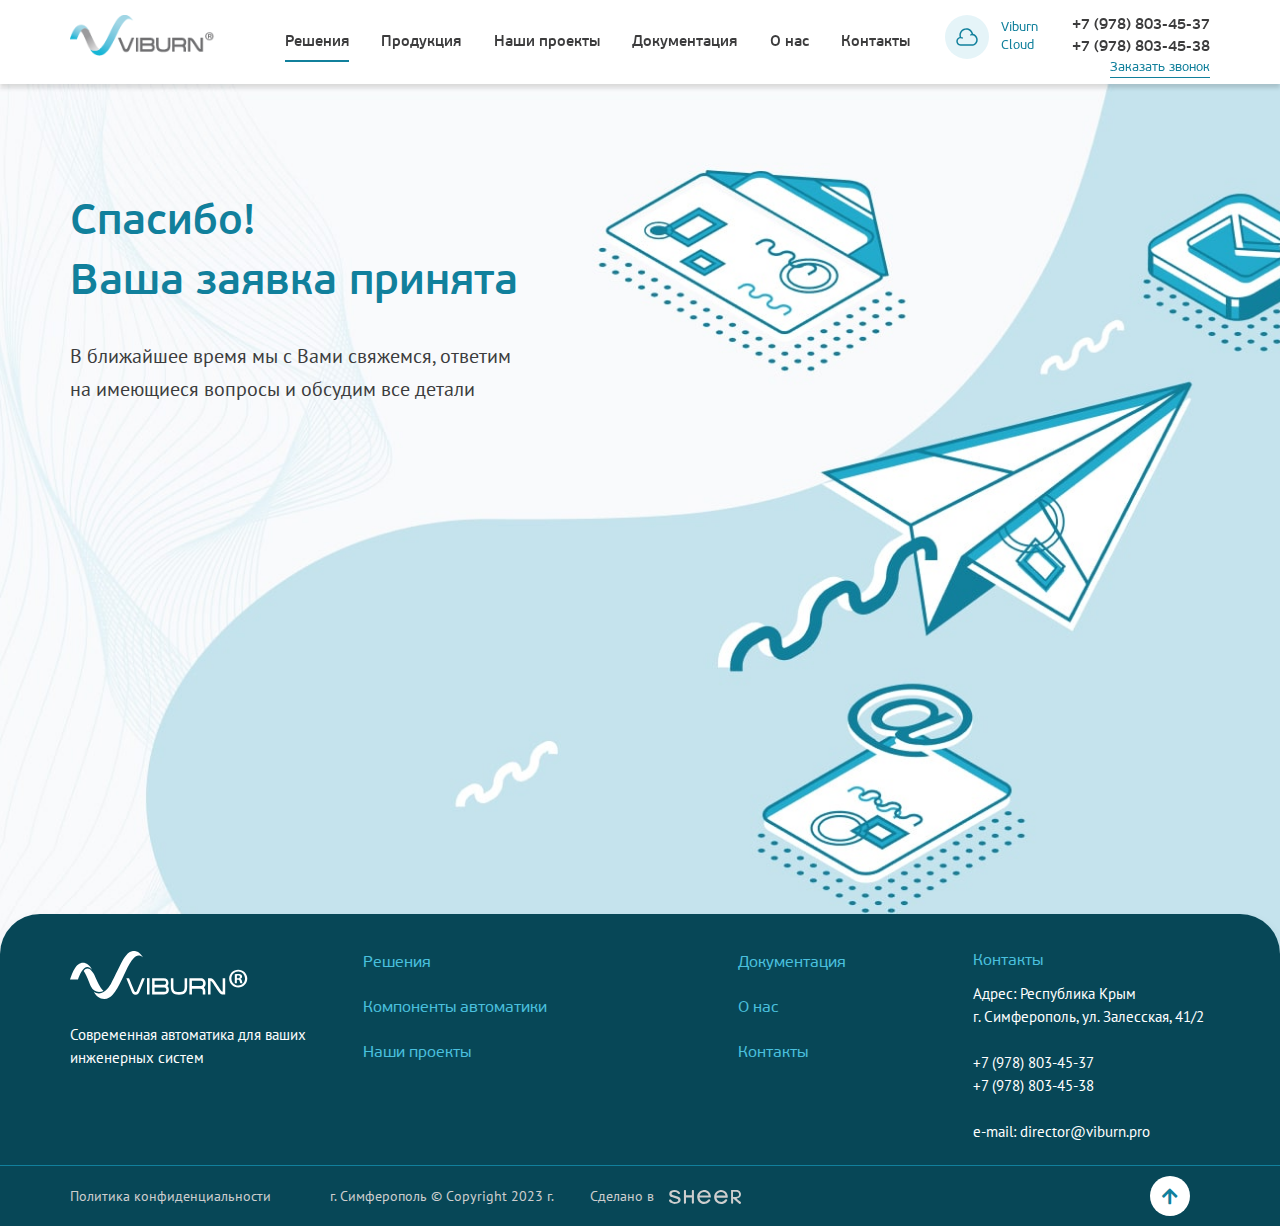
<file: thanks.html>
<!DOCTYPE html>
<!--[if lt IE 7]><html lang="ru" class="lt-ie9 lt-ie8 lt-ie7"><![endif]-->
<!--[if IE 7]><html lang="ru" class="lt-ie9 lt-ie8"><![endif]-->
<!--[if IE 8]><html lang="ru" class="lt-ie9"><![endif]-->
<!--[if gt IE 8]><!-->
<html lang="ru">
<!--<![endif]-->
<head>
	<meta charset="utf-8" />
	<title>Заголовок</title>
	<meta http-equiv="X-UA-Compatible" content="IE=edge" />
	<meta name="viewport" content="width=device-width, initial-scale=1.0" />
	<meta name="format-detection" content="telephone=no" />
	<link rel="shortcut icon" href="favicon.png" />
	<link rel="stylesheet" href="libs/bootstrap/bootstrap-grid.css" />
	<link rel="stylesheet" href="libs/fontawesome-free-5.12.0-web/css/all.min.css" />
	<link rel="stylesheet" href="libs/fancybox/jquery.fancybox.css" />
	<link rel="stylesheet" href="libs/slick-1.5.9/slick/slick.css" />
	<link rel="stylesheet" href="libs/slick-1.5.9/slick/slick-theme.css" />
	<link rel="stylesheet" href="css/fonts.css" />
	<link rel="stylesheet" href="css/main.css?ver=1.7" />
	<link rel="stylesheet" href="css/media.css?ver=1.7" />
</head>
<body>

	<div class="wrapper wrapper_page">

		<header class="header">
			<div class="container">
				<div class="header__wrapper">
					<a href="#" class="logo">
						<img src="img/logo.svg" alt="alt">
					</a>
					<ul class="menu">
						<li class="active"><a href="#">Решения</a></li>
						<li>
							<a href="#">Продукция</a>
							<div class="menu-dropdown">
								<div class="container">
									<div class="row">
										<div class="col-lg-3">
											<a href="#" class="menu-dropdown__title nv-menu" data-slide="1">Преобразователи частоты <i class="fas fa-arrow-right"></i></a>
											<ul class="nav-dropdown">
												<li><a href="#" class="active nv-menu" data-slide="1">VIBURN W713B  <i class="fas fa-arrow-right"></i></a></li>
												<li><a href="#" class="nv-menu" data-slide="2">VIBURN W713B  <i class="fas fa-arrow-right"></i></a></li>
												<li><a href="#" class="nv-menu" data-slide="3">VIBURN W713B  <i class="fas fa-arrow-right"></i></a></li>
											</ul>
											<a href="#" class="menu-dropdown__title nv-menu" data-slide="4">Контроллеры <i class="fas fa-arrow-right"></i></a>
											<ul class="nav-dropdown">
												<li><a href="#" class="nv-menu" data-slide="4">VIBURN НК-1  <i class="fas fa-arrow-right"></i></a></li>
												<li><a href="#" class="nv-menu" data-slide="5">VIBURN НК-1  <i class="fas fa-arrow-right"></i></a></li>
												<li><a href="#" class="nv-menu" data-slide="6">VIBURN НК-1  <i class="fas fa-arrow-right"></i></a></li>
											</ul>
										</div>
										<div class="col-lg-9">
											<ul class="slider-menu">
												<li>
													<a href="#" class="item-menu">
														<span class="item-menu__image">
															<img src="img/item_menu1.jpg" alt="alt">
														</span>
														<span class="item-menu__title">VIBURN W713B <i class="fas fa-arrow-right"></i></span>
													</a>
												</li>
												<li>
													<a href="#" class="item-menu">
														<span class="item-menu__image">
															<img src="img/item_menu1.jpg" alt="alt">
														</span>
														<span class="item-menu__title">VIBURN W713B <i class="fas fa-arrow-right"></i></span>
													</a>
												</li>
												<li>
													<a href="#" class="item-menu">
														<span class="item-menu__image">
															<img src="img/item_menu1.jpg" alt="alt">
														</span>
														<span class="item-menu__title">VIBURN W713B <i class="fas fa-arrow-right"></i></span>
													</a>
												</li>
												<li>
													<a href="#" class="item-menu">
														<span class="item-menu__image">
															<img src="img/item_menu1.jpg" alt="alt">
														</span>
														<span class="item-menu__title">VIBURN НК-1 <i class="fas fa-arrow-right"></i></span>
													</a>
												</li>
												<li>
													<a href="#" class="item-menu">
														<span class="item-menu__image">
															<img src="img/item_menu1.jpg" alt="alt">
														</span>
														<span class="item-menu__title">VIBURN НК-1 <i class="fas fa-arrow-right"></i></span>
													</a>
												</li>
												<li>
													<a href="#" class="item-menu">
														<span class="item-menu__image">
															<img src="img/item_menu1.jpg" alt="alt">
														</span>
														<span class="item-menu__title">VIBURN НК-1 <i class="fas fa-arrow-right"></i></span>
													</a>
												</li>
											</ul>
										</div>
									</div>
								</div>
							</div>
						</li>
						<li><a href="#">Наши проекты</a></li>
						<li><a href="#">Документация</a></li>
						<li><a href="#">О нас</a></li>
						<li><a href="#">Контакты</a></li>
					</ul>
					<a href="#" class="btn-cloud">
						<span class="btn-cloud__icon">
							<img src="img/cloud.svg" alt="alt">
						</span>
						<span class="btn-cloud__text">Viburn Cloud</span>
					</a>
					<div class="contacts-main">
						<a href="tel:+79788034537" class="phone-main">+7 (978) 803-45-37</a>
						<a href="tel:+79788034538" class="phone-main">+7 (978) 803-45-38</a>
						<a href="#" class="link-main">Заказать звонок</a>
					</div>
					<a href="tel:+79788034537" class="phone-mobile"><i class="fas fa-phone-alt"></i></a>
					<span class='sandwich'>
						<span class='sw-topper'></span>
						<span class='sw-bottom'></span>
						<span class='sw-footer'></span>
					</span>
				</div>
			</div>
			<div class="menu-mobile">
				<ul class="menu">
					<li class="active"><a href="#">Решения</a></li>
					<li><a href="#">Продукция</a></li>
					<li><a href="#">Наши проекты</a></li>
					<li><a href="#">Документация</a></li>
					<li><a href="#">О нас</a></li>
					<li><a href="#">Контакты</a></li>
				</ul>
				<a href="#" class="btn-cloud">
					<span class="btn-cloud__icon">
						<img src="img/cloud.svg" alt="alt">
					</span>
					<span class="btn-cloud__text">Viburn Cloud</span>
				</a>
				<div class="contacts-main">
					<a href="tel:+79788034537" class="phone-main">+7 (978) 803-45-37</a>
					<a href="tel:+79788034538" class="phone-main">+7 (978) 803-45-38</a>
					<a href="#" class="link-main">Заказать звонок</a>
				</div>
			</div>
		</header>

		<section class="page-thanks">
			<div class="container">
				<div class="title-main">Спасибо! <br>Ваша заявка принята</div>
				<div class="descr-main">В ближайшее время мы с Вами свяжемся, ответим на имеющиеся вопросы и обсудим все детали</div>
			</div>
		</section>

		<footer class="footer">
			<div class="container">
				<div class="row">
					<div class="col-lg-3">
						<div class="footer-logo">
							<a href="#" class="logo">
								<img src="img/logo2.svg" alt="alt">
							</a>
							<div class="logo-descr">Современная автоматика для ваших инженерных систем</div>
						</div>
					</div>
					<div class="col-lg-4">
						<ul class="footer__nav">
							<li><a href="#">Решения</a></li>
							<li><a href="#">Компоненты автоматики</a></li>
							<li><a href="#">Наши проекты</a></li>
						</ul>
					</div>
					<div class="col-lg-2 col_pl">
						<ul class="footer__nav">
							<li><a href="#">Документация</a></li>
							<li><a href="#">О нас</a></li>
							<li><a href="#">Контакты</a></li>
						</ul>
					</div>
					<div class="col-lg-3 col_contacts">
						<div class="footer__title">Контакты  <i class="fal fa-chevron-down"></i></div>
						<div class="footer__content">
							<p>Адрес: Республика Крым </p>
							<p>г. Симферополь, ул. Залесская, 41/2</p>
							<br>
							<p><a href="tel:+79788034537">+7 (978) 803-45-37</a></p>
							<p><a href="tel:+79788034538">+7 (978) 803-45-38</a></p>
							<br>
							<p>e-mail: <a href="mailto:director@viburn.pro">director@viburn.pro</a></p>
						</div>
					</div>
				</div>
			</div>
			<div class="footer-bottom">
				<div class="container">
					<div class="row align-items-center">
						<div class="col-lg">
							<a href="#">Политика конфиденциальности </a>
						</div>
						<div class="col-lg">
							<p>г. Симферополь © Copyright  2023 г.</p>
						</div>
						<div class="col-lg">
							<div class="create">Сделано в <a href="#"><img src="img/copy.svg" alt="alt"></a></div>
						</div>
						<div class="col-xl-4 col-lg">
							<a href="#" class="btn_top"><i class="fas fa-arrow-up"></i></a>
						</div>
					</div>
				</div>
			</div>
		</footer>
		
	</div>

	<!--[if lt IE 9]>
	<script src="libs/html5shiv/es5-shim.min.js"></script>
	<script src="libs/html5shiv/html5shiv.min.js"></script>
	<script src="libs/html5shiv/html5shiv-printshiv.min.js"></script>
	<script src="libs/respond/respond.min.js"></script>
<![endif]-->
<script src="libs/jquery/jquery-3.6.0.min.js"></script>
<script src="libs/jquery-mousewheel/jquery.mousewheel.min.js"></script>
<script src="libs/fancybox/jquery.fancybox.pack.js"></script>
<script src="libs/slick-1.5.9/slick/slick.min.js"></script>
<script src="libs/scroll2id/PageScroll2id.min.js"></script>
<script src="libs/mask/jquery.maskedinput.js"></script>
<script src="libs/jQueryFormStyler-master/jquery.formstyler.min.js"></script>
<script src="js/common.js?ver=1.7"></script>
<!-- Yandex.Metrika counter --><!-- /Yandex.Metrika counter -->
<!-- Google Analytics counter --><!-- /Google Analytics counter -->
</body>
</html>
</file>
<file: css/fonts.css>
/* font-family: "PTSansBold"; */
@font-face {
    font-family: "PTSans";
    src: url("../fonts/PTSansBold/PTSansBold.eot");
    src: url("../fonts/PTSansBold/PTSansBold.eot?#iefix")format("embedded-opentype"),
    url("../fonts/PTSansBold/PTSansBold.woff") format("woff"),
    url("../fonts/PTSansBold/PTSansBold.ttf") format("truetype");
    font-style: normal;
    font-weight: 700;
}
@font-face {
	font-family: "PTSans";
	src: url("../fonts/PTSansBoldItalic.ttf?#iefix")format("embedded-opentype"),
	url("../fonts/PTSansBoldItalic.ttf") format("truetype");
	font-style: italic;
	font-weight: 700;
}
@font-face {
    font-family: "PTSans";
    src: url("../fonts/PTSansRegular/PTSansRegular.eot");
    src: url("../fonts/PTSansRegular/PTSansRegular.eot?#iefix")format("embedded-opentype"),
    url("../fonts/PTSansRegular/PTSansRegular.woff") format("woff"),
    url("../fonts/PTSansRegular/PTSansRegular.ttf") format("truetype");
    font-style: normal;
    font-weight: normal;
}
/* font-family: "PTSansItalic"; */
@font-face {
    font-family: "PTSans";
    src: url("../fonts/PTSansItalic/PTSansItalic.eot");
    src: url("../fonts/PTSansItalic/PTSansItalic.eot?#iefix")format("embedded-opentype"),
    url("../fonts/PTSansItalic/PTSansItalic.woff") format("woff"),
    url("../fonts/PTSansItalic/PTSansItalic.ttf") format("truetype");
    font-style: italic;
    font-weight: normal;
}

@font-face {
    font-family: 'PF Beau Sans Pro';
    src: local('PF Beau Sans Pro Regular'), local('PF-Beau-Sans-Pro-Regular'),
    url('../fonts/PFBeauSansPro-Regular.woff2') format('woff2'),
    url('../fonts/PFBeauSansPro-Regular.woff') format('woff'),
    url('../fonts/PFBeauSansPro-Regular.ttf') format('truetype');
    font-weight: 400;
    font-style: normal;
}

@font-face {
    font-family: 'PF Beau Sans Pro';
    src: local('PF Beau Sans Pro SemiBold'), local('PF-Beau-Sans-Pro-SemiBold'),
    url('../fonts/PFBeauSansPro-SemiBold.woff2') format('woff2'),
    url('../fonts/PFBeauSansPro-SemiBold.woff') format('woff'),
    url('../fonts/PFBeauSansPro-SemiBold.ttf') format('truetype');
    font-weight: 600;
    font-style: normal;
}
</file>
<file: css/main.css>
*::-webkit-input-placeholder {
	color: #3C3C3D;
	opacity: 1;
}
*:-moz-placeholder {
	color: #3C3C3D;
	opacity: 1;
}
*::-moz-placeholder {
	color: #3C3C3D;
	opacity: 1;
}
*:-ms-input-placeholder {
	color: #3C3C3D;
	opacity: 1;
}

body input:focus:required:invalid,
body textarea:focus:required:invalid {
	
}
body input:required:valid,
body textarea:required:valid {
	
}
body {
	font-family: "PTSans";
	font-size: 16px;
	line-height: 26px;
	color: #3C3C3D;
	overflow-x: hidden;
	margin: 0;
	background-color: #fff;
}
button {
	cursor: pointer;
}
button, input, optgroup, select, textarea {
	font-family: inherit;
}
input {
	-webkit-appearance: none;
	-moz-appearance: none;
	appearance: none;
}
button,
textarea,
input.text,
input[type="text"],
input[type="button"],
input[type="submit"] {
	-webkit-appearance: none;
}
a, button, input, img {
	transition: all 0.3s;
}
h1,h2,h3,h4,h5,h6 {
	padding: 0;
	margin: 0;
	font-weight: normal;
}
.wrapper {
	padding-top: 96px;
	overflow: hidden;
}
a {
	text-decoration: none;
	outline: none;
}
* {
	outline: none !important;
}
ul {
	padding: 0;
	margin: 0;
}
ul li {
	list-style-type: none;
	outline: none;
}
img {
	outline: none;
	display: block;
}
p {
	padding: 0;
	margin: 0;
}
form {
	margin: 0;
}

.header {
	top: 0;
	left: 0;
	padding-top: 22px;
	width: 100%;
	font-family: 'PF Beau Sans Pro';
	z-index: 1000;
	background-color: #fff;
	position: fixed;
}
.header__wrapper {
	display: flex;
	align-items: flex-start;
	justify-content: space-between;
}
.logo {
	display: inline-block;
}
.logo img {
	width: 165px;
	height: auto;
	display: block;
}
.menu {
	margin-left: 122px;
	margin-right: 72px;
	padding-top: 12px;
	line-height: 22px;
	font-weight: 600;
	display: flex;
	align-items: center;
	justify-content: space-between;
	flex: 1;
}
.menu > li > a {
	padding-bottom: 15px;
	border-bottom: 3px solid transparent;
	color: #3C3C3D;
}
.menu > li:hover > a,
.menu > li > a:hover,
.menu > .active > a {
	border-color: #11809C;
}
.btn-cloud {
	font-size: 14px;
	line-height: 20px;
	color: #11809C;
	display: inline-flex;
	align-items: center;
}
.header__wrapper .btn-cloud {
	margin-right: 46px;
}
.btn-cloud__icon {
	width: 44px;
	height: 44px;
	margin-right: 12px;
	border-radius: 50%;
	background: #E5F4F8;
	display: flex;
	align-items: center;
	justify-content: center;
	flex: none;
}
.btn-cloud__text {
	max-width: 46px;
}
.contacts-main {
	display: flex;
	flex-direction: column;
	align-items: flex-end;
}
.phone-main {
	line-height: 22px;
	font-weight: 600;
	color: #3C3C3D;
}
.link-main {
	font-size: 14px;
	line-height: 20px;
	color: #11809C;
	border-bottom: 1px solid #11809C;
	font-family: 'PF Beau Sans Pro';
}
.link-main:hover {
	border-color: transparent;
}

.billbord {
	padding: 145px 0;
	min-height: 700px;
	color: #fff;
	background-image: url(../img/billbord.jpg);
	background-repeat: no-repeat;
	background-position: center;
	background-size: cover;
	font-family: 'PF Beau Sans Pro';
}
.title-big {
	font-size: 36px;
	line-height: 58px;
	padding-bottom: 33px;
	font-weight: 600;
}
.descr-big {
	font-size: 20px;
	line-height: 32px;
}
.billbord .descr-big {
	padding-bottom: 62px;
	max-width: 669px;
}
.billbord .title-big {
	max-width: 760px;
}
.btn-main {
	font-size: 16px;
	line-height: 22px;
	padding: 0 31px;
	height: 54px;
	background: linear-gradient(180deg, #4AC0DE 0%, #11809C 100%);
	box-shadow: 0px 6px 12px #074757, inset 0px -3px 4px rgba(3, 255, 255, 0.25), inset 0px 4px 4px rgba(3, 255, 255, 0.3);
	border-radius: 10px;
	letter-spacing: 0.03em;
	color: #FFFFFF;
	display: inline-flex;
	align-items: center;
	justify-content: center;
	text-align: center;
	border: none;
	font-family: 'PF Beau Sans Pro';
	cursor: pointer;
	transition: all 0.3s;
	z-index: 1;
	position: relative;
}
.btn-main::before {
	position: absolute;
	display: block;
	content: " ";
	width: 100%;
	height: 100%;
	top: 0;
	left: 0;
	border-radius: 10px;
	background: linear-gradient(180deg, #11809C 0%, #4AC0DE 100%);
	opacity: 0;
	transition: all 0.3s;
	z-index: -1;
}
.btn-main:hover::before {
	opacity: 1;
}
.circle-block {
	width: 177px;
	height: 177px;
	font-size: 13px;
	line-height: 16px;
	padding: 15px;
	margin-left: -30px;
	position: relative;
	display: flex;
	align-items: center;
	justify-content: center;
	text-align: center;
	background: linear-gradient(52.37deg, #E6EAEB 18.62%, #FFFFFF 85.25%);
	box-shadow: 0px 10px 20px rgba(0, 0, 0, 0.25);
	border-radius: 50%;
	color: #11809C;
	font-family: 'PF Beau Sans Pro';
	z-index: 1;
}
.circle-block::before {
	position: absolute;
	display: block;
	content: " ";
	top: 6px;
	bottom: 6px;
	left: 6px;
	right: 6px;
	border-radius: 50%;
	z-index: -1;
	background: linear-gradient(312.32deg, #E6EAEB 14.85%, #FFFFFF 87.99%);
}
.circle-block__title span {
	font-size: 14px;
	line-height: 17px;
	display: block;
	font-weight: 600;
}
.circle-block__title strong {
	font-size: 20px;
	line-height: 24px;
	display: block;
	font-weight: 600;
}
.pulse-circle {
	position: absolute;
	top: 20px;
	left: 20px;
	right: 20px;
	bottom: 20px;
	z-index: -2;
	border-radius: 50%;
	border: 2px solid #22ABCC;
	animation: pulsate 4s ease-out;
	animation-iteration-count: infinite;
	opacity: 0;
}
.pulse-circle:nth-child(1) {
	border-width: 1px;
}
.pulse-circle:nth-child(2) {
	top: 30px;
	left: 30px;
	right: 30px;
	bottom: 30px;
}
.pulse-circle:nth-child(3) {
	top: 40px;
	left: 40px;
	right: 40px;
	bottom: 40px;
}
@keyframes pulsate {
	0% {
		transform: scale(0.1, 0.1);
		opacity: 0.0;
	}
	50% {
		opacity: 1.0;
	}
	100% {
		transform: scale(2.5, 2.5);
	}
}

.advantages {
	padding: 32px 0;
}
.item-advantage {
	padding: 35px 45px;
	min-height: 100%;
	border-right: 1px solid #DBEAEE;
}
.item-advantage__icon {
	height: 58px;
	width: 58px;
	margin-bottom: 35px;
	display: flex;
	align-items: center;
	justify-content: center;
}
.item-advantage__icon img {
	max-width: 100%;
	max-height: 100%;
}
.title-middle {
	font-size: 24px;
	line-height: 34px;
	font-weight: 600;
	color: #11809C;
	font-family: 'PF Beau Sans Pro';
}
.item-advantage .title-middle {
	padding-bottom: 19px;
	margin-right: -50px;
}
.row_advantages {
	margin: 0;
}
.row_advantages > div {
	padding: 0;
}
.row_advantages > div:first-child .item-advantage {
	border-left: 1px solid #DBEAEE;
}

.automation {
	padding-top: 30px;
	padding-bottom: 46px;
}
.title-section {
	font-size: 32px;
	line-height: 45px;
	font-weight: 600;
	font-family: 'PF Beau Sans Pro';
}
.automation .title-section {
	padding-bottom: 40px;
}
.automation-info {
	padding: 30px;
	color: #fff;
	min-height: 100%;
	background-image: url(../img/bg_automation.jpg);
	background-repeat: no-repeat;
	background-position: center;
	background-size: cover;
	border-radius: 15px;
	position: relative;
	z-index: 1;
}
.automation-info .title-middle {
	color: #fff;
}
.list-page > li {
	padding-left: 34px;
	margin-bottom: 15px;
	position: relative;
}
.list-page > li::before {
	position: absolute;
	display: block;
	content: " ";
	top: 0;
	left: 0;
	width: 20px;
	height: 20px;
	background-image: url(../img/check.svg);
	background-repeat: no-repeat;
	background-position: center;
	background-size: cover;
}
.list-page ul li {
	padding-left: 28px;
	position: relative;
}
.list-page ul li::before {
	content: "•";
	top: 0px;
	bottom: 0;
	left: 5px;
	margin: auto;
	position: absolute;
}
.automation-info .list-page {
	padding: 30px 0;
}
.row_automation {
	margin: 0;
}
.row_automation > div {
	padding: 0;
}
.automation-components {
	padding: 30px;
	padding-left: 83px;
	margin-left: -60px;
	min-height: 100%;
	background: #E5F3F8;
	border-radius: 15px;
}
.automation-components .title-middle {
	padding-bottom: 30px;
	text-align: center;
}
.item-card {
	padding: 25px 30px;
	margin-bottom: 24px;
	font-size: 14px;
	line-height: 20px;
	display: flex;
	background: #FFFFFF;
	box-shadow: 0px 6px 12px rgba(7, 71, 87, 0.1);
	border-radius: 10px;
}
.item-card__image {
	width: 218px;
	height: 190px;
	margin-right: 58px;
	flex: none;
	display: block;
}
.item-card__image img {
	width: 100%;
	height: 100%;
	object-fit: cover;
	font-family: 'object-fit: cover;';
}
.title-small {
	font-size: 20px;
	line-height: 28px;
	font-weight: 600;
	font-family: 'PF Beau Sans Pro';
}
.name-title {
	margin-bottom: 10px;
	color: #11809C;
	font-weight: 600;
	font-family: 'PF Beau Sans Pro';
	display: inline-block;
}
.item-card ul li {
	position: relative;
}
.item-card ul li::before {
	position: relative;
	content: "· ";
	top: 0px;
	bottom: 0;
	left: 0;
	margin: auto;
}
.item-card__bottom {
	padding-top: 20px;
	width: 100%;
	text-align: right;
}
.automation-components__bottom {
	padding-top: 26px;
	text-align: center;
}
.btn-simple {
	height: 36px;
	padding: 0 24px;
	font-size: 14px;
	line-height: 20px;
	color: #11809C;
	background: #F3FCFF;
	border-radius: 6px;
	font-family: 'PF Beau Sans Pro';
	display: inline-flex;
	align-items: center;
	justify-content: center;
	text-align: center;
}
.btn-simple:hover {
	background-color: #11809C;
	color: #fff;
}
.automation .container {
	position: relative;
}
.automation__bg {
	bottom: -70px;
	right: -170px;
	z-index: -1;
	position: absolute;
}

.portfolio {
	padding-top: 49px;
	padding-bottom: 71px;
	background-image: url(../img/bg_portfolio.jpg);
	background-repeat: no-repeat;
	background-position: center;
	background-size: cover;
}
.portfolio .title-section {
	padding-bottom: 50px;
	text-align: center;
}
.tabs {
	margin: 0 100px;
	margin-bottom: 34px;
	border-bottom: 1px solid #DBEAEE;
	display: flex;
	align-items: center;
	justify-content: space-between;
}
.tabs a {
	line-height: 22px;
	padding-bottom: 18px;
	text-transform: uppercase;
	border-bottom: 3px solid transparent;
	display: inline-block;
	font-family: 'PF Beau Sans Pro';
	color: #3C3C3D;
	font-weight: 600;
}
.tabs a:hover,
.tabs .active a {
	color: #11809C;
	border-color: #11809C;
}
.tab-container_main {
	padding: 20px;
	padding-bottom: 50px;
	margin: 0 100px;
	background: #FFFFFF;
	box-shadow: 0px 6px 12px rgba(7, 71, 87, 0.1);
	border-radius: 10px;
}
.slider-photos__item {
	height: 400px;
	display: block;
	width: 100%;
}
.slider-photos__item img {
	width: 100%;
	height: 100%;
	object-fit: cover;
	font-family: 'object-fit: cover;';
}
.title-min {
	font-size: 18px;
	line-height: 25px;
	font-weight: 600;
	color: #11809C;
	display: block;
	font-family: 'PF Beau Sans Pro';
}
.content-portfolio .title-min {
	margin-bottom: 23px;
}
.content-portfolio {
	font-size: 14px;
	line-height: 20px;
	padding-left: 30px;
	padding-top: 15px;
}
.content-portfolio__bottom {
	padding-top: 38px;
	text-align: right;
}
.slick-arrow {
	width: 36px;
	height: 36px;
	border-radius: 50%;
	display: flex;
	align-items: center;
	justify-content: center;
	border: 1px solid #22ABCC;
	color: #11809C !important;
	top: 50%;
	font-size: 15px;
	transition: all 0.3s;
}
.slick-arrow::before {
	display: none;
}
.slick-arrow:hover {
	background-color: #11809C;
	color: #fff !important;
}
.slick-prev {
	left: 0;
}
.slick-next {
	right: 0;
}
.slider-portfolio .slick-prev {
	left: -100px;
}
.slider-portfolio .slick-next {
	right: -100px;
}
.slick-dots {
	bottom: 0;
	left: 0;
	width: 100%;
}
.slick-dots li {
	width: 10px;
	height: 10px;
	margin: 0 8px;
}
.slick-dots li button {
	width: 10px;
	height: 10px;
	background-color: #DBEAEE;
	border-radius: 50%;
	padding: 0;
	border: none;
	transition: all 0.3s;
	opacity: 1;
}
.slick-dots li button:hover,
.slick-dots li.slick-active button {
	background-color: #11809C;
}
.slider-photos {
	padding-bottom: 35px;
}
.tab-pane {
	display: none;
}
.tab-pane:first-child {
	display: block;
}

.lead {
	padding-top: 60px;
	padding-bottom: 65px;
}
.descr-section {
	font-size: 20px;
	line-height: 32px;
	padding-top: 25px;
	font-family: 'PF Beau Sans Pro';
}
.item-lead {
	padding: 36px 0;
	line-height: 22px;
	border-top: 1px solid #DBEAEE;
	display: flex;
	align-items: center;
}
.item-lead__icon {
	width: 60px;
	height: 60px;
	margin-right: 19px;
	background: linear-gradient(180deg, #4AC0DE 0%, #11809C 100%), #FFFFFF;
	border-radius: 15px;
	display: flex;
	align-items: center;
	justify-content: center;
	flex: none;
}
.item-lead__icon img {
	max-width: 100%;
	max-height: 100%;
}
.item-lead p {
	margin: 0;
}
.row_leads > div:nth-child(2) .item-lead,
.row_leads > div:nth-child(1) .item-lead {
	border: none;
}
.lead .descr-section {
	padding-bottom: 20px;
}
.row_leads {
	padding-right: 30px;
}
.lead-block {
	padding: 20px 25px;
	padding-bottom: 45px;
	color: #fff;
	background-image: url(../img/bg_lead.jpg);
	background-repeat: no-repeat;
	background-position: center;
	background-size: cover;
	border-radius: 15px;
}
.lead-block__top {
	display: flex;
	align-items: center;
}
.lead-block__image {
	width: 222px;
	height: 222px;
	margin-right: 25px;
	border-radius: 50%;
	flex: none;
}
.lead-block__image img {
	width: 100%;
	height: 100%;
	object-fit: cover;
	font-family: 'object-fit: cover;';
	border-radius: 50%;
}
.lead-block__name {
	font-size: 24px;
	line-height: 38px;
	font-weight: 600;
	font-family: 'PF Beau Sans Pro';
}
.lead-block blockquote {
	padding: 0;
	margin: 0;
	padding-top: 59px;
	margin-bottom: 34px;
	position: relative;
}
.lead-block blockquote::before {
	position: absolute;
	display: block;
	content: "“";
	top: -30px;
	left: 0;
	font-size: 100px;
	line-height: 140px;
	font-weight: 600;
	font-family: 'PF Beau Sans Pro';
	color: #4AC0DE;
}
.lead-block .title-min {
	line-height: 32px;
	color: #fff;
}
.lead-block .title-min a {
	color: #fff;
}
.lead-block .btn-main {
	padding: 0 10px;
	width: 284px;
	display: flex;
	margin: 0 auto;
	max-width: 100%;
	margin-top: 36px;
}
.lead-block .title-middle {
	padding-bottom: 16px;
	color: #4AC0DE;
}

.clients {
	padding-top: 40px;
	padding-bottom: 46px;
	background: #E5F3F8;
}
.clients .title-section {
	padding-bottom: 18px;
	text-align: center;
}
.slider-clients {
	padding: 0 90px;
	margin-bottom: 50px;
}
.slider-clients .slick-prev {
	left: 20px;
}
.slider-clients .slick-next {
	right: 20px;
}
.slider-clients .slick-dots {
	bottom: -40px;
}
.slider-clients .slick-dots button {
	background-color: #fff;
}
.slider-clients .slick-slide {
	padding: 10px;
	padding-bottom: 20px;
}
.item-client {
	height: 150px;
	padding: 10px;
	background: #FFFFFF;
	box-shadow: 0px 6px 12px rgba(7, 71, 87, 0.1);
	border-radius: 10px;
	display: flex;
	align-items: center;
	justify-content: center;
}
.item-client img {
	max-width: 100%;
	max-height: 100%;
}

.consultation {
	padding: 65px 0;
}
.consultation-block {
	padding: 61px 97px;
	color: #fff;
	background-image: url(../img/bg_consultation.jpg);
	background-repeat: no-repeat;
	background-position: center;
	background-size: cover;
	border-radius: 15px;
}
.block-form {
	padding: 40px;
	padding-bottom: 30px;
	max-width: 336px;
	margin: 0 auto;
	color: #3C3C3D;
	background: linear-gradient(180deg, #C4E3ED 0%, #FFFFFF 100%);
	border-radius: 10px;
}
.block-form .descr-form {
	padding-bottom: 28px;
	line-height: 22px;
	text-align: center;
}
.block-form .btn-main {
	margin-top: 25px;
	width: 100%;
	box-shadow: 0px 6px 12px rgba(7, 71, 87, 0.2), inset 0px -3px 4px rgba(3, 255, 255, 0.25), inset 0px 4px 4px rgba(3, 255, 255, 0.3);
}
.btn-main input {
	position: absolute;
	top: 0;
	left: 0;
	width: 100%;
	height: 100%;
	background-color: transparent;
	border: none;
	font-size: inherit;
	color: inherit;
	font-weight: inherit;
	font-family: inherit;
	cursor: pointer;
	text-transform: inherit;
}
.item-form {
	margin-bottom: 20px;
}
.item-form textarea,
.item-form input {
	height: 50px;
	padding: 0 19px;
	font-size: 14px;
	line-height: 20px;
	color: #3C3C3D;
	font-family: "PTSans";
	background: #FFFFFF;
	border-radius: 6px;
	width: 100%;
	border: none;
}
.checkbox {
	font-size: 12px;
	line-height: 16px;
	margin-top: 20px;
	color: #6B6B6B;
	font-weight: 400;
	letter-spacing: normal;
	display: flex;
	text-align: left;
}
.checkbox label input {
	position: absolute;
	z-index: -1;
	height: 1px !important;
	width: 1px !important;
	opacity: 0 !important;
	margin: 12px 2px 0 7px !important;
}
.checkbox label > span {
	position: relative;
	padding: 5px 0 0 28px;
	display: block;
	cursor: pointer;
}
.checkbox label > span:before {
	content: '';
	position: absolute;
	top: 2px;
	left: 0;
	width: 19px;
	height: 19px;
	border: 1px solid #6B6B6B;
	transition: .2s;
}
.checkbox label > span:after {
	content: '';
	position: absolute;
	top: 2px;
	left: 0px;
	width: 19px;
	height: 19px;
	content: "\f00c";
	display: -webkit-flex;
	display: -moz-flex;
	display: -ms-flex;
	display: -o-flex;
	display: flex;
	align-items: center;
	justify-content: center;
	-moz-osx-font-smoothing: grayscale;
	-webkit-font-smoothing: antialiased;
	font-style: normal;
	font-variant: normal;
	text-rendering: auto;
	line-height: 1;
	font-family: "Font Awesome 5 Pro";
	font-weight: 500;
	background-image: none;
	color: #6B6B6B;
	font-size: 9px;
	opacity: 0;
	transition: .2s;
}
.checkbox label input:checked + span:after {
	opacity: 1;
}
.block-form .title-middle {
	padding-bottom: 12px;
	text-align: center;
}
.consultation-block__left .title-middle {
	padding-bottom: 27px;
	font-weight: 400;
	color: #fff;
}
.consultation-block__left {
	max-width: 513px;
}
.consultation-block .title-section {
	padding-bottom: 28px;
}
.consultation-block .list-page > li {
	margin-bottom: 20px;
}
.consultation-block__image {
	bottom: -30px;
	right: -30px;
	position: absolute;
}
.consultation .container {
	position: relative;
}
.lines-consultation {
	bottom: 225px;
	left: -240px;
	position: absolute;
	z-index: -1;
}

.benefits {
	padding-top: 37px;
	padding-bottom: 153px;
	background-image: url(../img/bg_benefits.jpg);
	background-repeat: no-repeat;
	background-position: center;
	background-size: cover;
}
.benefits .title-section {
	padding-bottom: 30px;
}
.benefits-block {
	padding: 33px 50px;
	background: #FFFFFF;
	background-image: url(../img/block_benefits.jpg);
	background-repeat: no-repeat;
	background-position: center top;
	background-size: cover;
	box-shadow: 0px 6px 12px rgba(7, 71, 87, 0.1);
	border-radius: 10px;
}
.benefits-block__top {
	font-size: 18px;
	padding-bottom: 40px;
	padding-right: 40px;
	color: #11809C;
	font-weight: 700;
	display: flex;
	align-items: center;
	justify-content: space-between;
}
.benefits-block p {
	margin-bottom: 20px;
}

.achievements {
	padding: 100px 0;
}
.top-section {
	margin-bottom: 30px;
	display: flex;
	align-items: center;
	justify-content: space-between;
}
.top-section .tabs {
	margin: 0;
}
.top-section .tabs li {
	margin-right: 40px;
}
.top-section .tabs li:last-child {
	margin-right: 0;
}
.item-sertificat {
	height: 466px;
	filter: drop-shadow(0px 6px 12px rgba(7, 71, 87, 0.1));
	border-radius: 10px;
	display: block;
}
.item-sertificat img {
	width: 100%;
	height: 100%;
	border-radius: 10px;
	object-fit: cover;
	font-family: 'object-fit: cover;';
}
.slider-sertificats .slick-slide {
	padding: 15px;
	padding-bottom: 25px;
}
.slider-sertificats {
	padding: 0 165px;
	padding-bottom: 15px;
}
.achievements .container {
	position: relative;
}
.before-sertificats {
	bottom: -382px;
	left: -980px;
	position: absolute;
	z-index: -1;
}
.after-sertificats {
	right: -1400px;
	bottom: -270px;
	position: absolute;
	z-index: -1;
}

.footer {
	padding-top: 36px;
	color: #fff;
	background: #074757;
	box-shadow: 0px 6px 12px rgba(7, 71, 87, 0.1);
	border-radius: 40px 40px 0px 0px;
}
.footer__title,
.footer__nav a {
	font-size: 18px;
	font-family: 'PF Beau Sans Pro';
	color: #4AC0DE;
	border-bottom: 1px solid transparent;
}
.footer__nav a:hover {
	border-color: #4AC0DE;
}
.footer__nav li {
	margin-bottom: 20px;
}
.footer__title {
	padding-bottom: 8px;
}
.footer__content p a {
	color: #fff;
}
.footer-bottom {
	padding: 10px 0;
	margin-top: 22px;
	font-size: 14px;
	line-height: 20px;
	color: #CECECE;
	border-top: 1px solid #11809C;
}
.create {
	display: flex;
	align-items: center;
}
.create a {
	margin-left: 15px;
} 
.footer-bottom a {
	color: #CECECE;
}
.footer-bottom a:hover {
	color: #CECECE;
}
.btn_top {
	font-size: 18px;
	margin-right: 20px;
	float: right;
	position: relative;
	color: #11809C !important; 
	width: 40px;
	height: 40px;
	text-align: center;
	display: -webkit-inline-flex;
	display: -moz-inline-flex;
	display: -ms-inline-flex;
	display: -o-inline-flex;
	display: inline-flex !important;
	align-items: center;
	justify-content: center;
	border-radius: 50%;
	background-color: #fff;
	z-index: 7;
	-webkit-transition: all 0.3s;
	-o-transition: all 0.3s;
	transition: all 0.3s;
}
.btn_top:hover {
	background: #ddd;
}
.footer__title i {
	display: none;
}
.col_pl {
	padding-left: 0;
}
.col_contacts {
	padding-left: 40px;
}
.block-form .checkbox {
	display: flex;
	justify-content: center;
	white-space: nowrap;
}
.footer-logo .logo img {
	width: 178px;
}
.logo-descr {
	padding-top: 17px;
	max-width: 262px;
}
.footer__title i {
	display: none;
}


.menu > li {
	padding-bottom: 40px;
}
.menu li:hover .menu-dropdown {
	opacity: 1;
	height: auto;
}
.menu-dropdown {
	position: absolute;
	top: 100%;
	left: 0;
	width: 100%;
	background-color: #fff;
	opacity: 0;
	height: 0;
	overflow: hidden;
	transition: all .4s ease;
}
.menu-dropdown .container {
	padding-top: 50px;
	padding-bottom: 50px;
}
.menu-dropdown__title {
	font-size: 20px;
	line-height: 28px;
	padding-bottom: 20px;
	margin-bottom: 20px;
	color: #11809C;
	font-weight: 600;
	font-family: 'PF Beau Sans Pro';
	border-bottom: 1px solid #DBEAEE;
	display: flex;
	align-items: center;
	justify-content: space-between;
}
.nav-dropdown a {
	display: flex;	
	align-items: center;
	justify-content: space-between;
	color: #9B9B9B;
	font-family: "PTSans";
	font-weight: 400;
}
.nv-menu i {
	opacity: 0;
	font-size: 12px;
	transition: all 0.3s;
}
.nav-dropdown a.active,
.nav-dropdown a:hover {
	color: #11809C;
}
.nv-menu.active i,
.nv-menu:hover i {
	opacity: 1;
}
.nav-dropdown li {
	margin-bottom: 10px;
}
.nav-dropdown {
	padding-bottom: 35px;
}
.item-menu {
	display: block;
}
.item-menu__image {
	height: 340px;
	opacity: 0.3;
	padding: 10px;
	margin-bottom: 15px;
	border: 1px solid #DBEAEE;
	border-radius: 10px;
	display: flex;
	align-items: center;
	justify-content: center;
	transition: all 0.3s;
}
.item-menu__image img {
	max-width: 100%;
	max-height: 100%;
}
.item-menu__title {
	font-size: 20px;
	line-height: 28px;
	padding-bottom: 15px;
	border-bottom: 3px solid transparent;
	font-family: 'PF Beau Sans Pro';
	font-weight: 600;
	color: #9B9B9B;
	display: flex;
	align-items: center;
	justify-content: space-between;
}
.slider-menu .slick-slide {
	padding: 12px;
}
.item-menu__title i {
	opacity: 0;
	font-size: 14px;
	transition: all 0.3s;
}
.slider-menu {
	margin: 0 -12px;
}
.item-menu:hover .item-menu__image,
.slick-current .item-menu__image {
	opacity: 1;
	border-color: transparent;
	box-shadow: 0px 6px 12px rgba(7, 71, 87, 0.1);
}
.item-menu:hover .item-menu__title,
.slick-current .item-menu__title {
	color: #11809C;
	border-color: #11809C;
}
.item-menu:hover .item-menu__title i,
.slick-current .item-menu__title i {
	opacity: 1;
}
.sandwich span {
	display: block;
}
.sandwich {
	width: 39px;
	height: 39px;
	padding-top: 9px;
	border-radius: 50%;
	display: -webkit-flex;
	display: -moz-flex;
	display: -ms-flex;
	display: -o-flex;
	display: flex;
	flex-direction: column;
	align-items:center;
	display: none;
	z-index: 20;
	flex: none;
	cursor: pointer;
	background: #E5F4F8;
}
.sw-topper {
	position: relative;
	top: 4px;
	width: 20px;
	height:  2px;
	display: block;
	margin: 0;
	background-color: #11809C;
	border: medium none;
	transition: transform 0.5s, top 0.2s;
	/* transition-delay: 0.2s, 0s; */
}
.sw-bottom {
	position: relative;
	top: 8px;
	width: 20px;
	height:  2px;
	display: block;
	margin: 0;
	background-color: #11809C;
	border: medium none;
	transition: transform 0.5s, top 0.2s;
	transition-delay: 0.2s, 0s;
}
.sw-footer {
	position: relative;
	top: 12px;
	width: 20px;
	height:  2px;
	display: block;
	margin: 0;
	background-color: #11809C;
	border: medium none;
	transition: all 0.5s;
	transition-delay: 0.1s;
}
.sandwich.active .sw-topper {
	top: 10px;
	transform: rotate(45deg);
}
.sandwich.active .sw-bottom {
	opacity: 0;
}
.sandwich.active .sw-footer {
	top: 6px;
	transform: rotate(-45deg); 
}
.phone-mobile {
	display: none;
}
.slick-dots li button:before {
	display: none;
}

.wrapper_page .header {
	box-shadow: 0px 4px 4px rgba(0, 0, 0, 0.15);
}
.section-form {
	padding: 35px 0;
}
.form-page {
	padding: 55px 98px;
	color: #fff;
	background-image: url(../img/bg_form_page.jpg);
	background-repeat: no-repeat;
	background-position: center;
	background-size: cover;
	border-radius: 15px;
}
.col-btn {
	padding: 0 15px;
}
.form-page .btn-main {
	width: 222px;
	margin-bottom: 15px;
}
.form-page .checkbox {
	color: #fff;
	margin-top: 0;
}
.form-page .checkbox label > span:before {
	border-color: #fff;
}
.form-page .checkbox label > span:after {
	color: #fff;
}
.form-page .title-section {
	padding-bottom: 6px;
}
.form-page .descr-form {
	max-width: 258px;
}
.form-page__right {
	padding-top: 20px;
	padding-left: 50px;
}
.breadcrumbs {
	padding-top: 20px;
	padding-bottom: 25px;
	font-size: 14px;
	line-height: 20px;
	display: flex;
	align-items: center;
	flex-wrap: wrap;
}
.breadcrumbs a {
	color: #3C3C3D;
	border-bottom: 1px solid transparent;
}
.breadcrumbs a:hover {
	border-color: #3C3C3D;
}
.breadcrumbs li::after {
	content: "/";
	margin: 0 10px;
}
.breadcrumbs li:last-child::after {
	display: none;
}
.page-catalog {
	padding-bottom: 30px;
	background: #F9FAFB;
}
.title-catalog {
	font-size: 20px;
	line-height: 28px;
	padding-bottom: 20px;
	margin-bottom: 20px;
	border-bottom: 1px solid #DBEAEE;
	font-weight: 600;
	color: #11809C;
	font-family: 'PF Beau Sans Pro';
}
.nav-catalog a {
	display: flex;
	align-items: center;
	justify-content: space-between;
	color: #9B9B9B;
	font-family: "PTSans";
	font-weight: 400;
}
.nav-catalog a i {
	opacity: 0;
	font-size: 12px;
	transition: all 0.3s;
}
.nav-catalog .active a i, 
.nav-catalog a:hover i {
	opacity: 1;
}
.nav-catalog .active a, 
.nav-catalog a:hover {
	color: #11809C;
}
.nav-catalog li {
	margin-bottom: 10px;
}
.nav-catalog {
	margin-bottom: 30px;
}
.item-catalog__image {
	height: 464px;
	padding: 30px;
	background: #FFFFFF;
	border-radius: 10px;
	display: flex;
	align-items: center;
	justify-content: center;
	transition: all 0.4s;
}
.item-catalog__image:hover {
	box-shadow: 0px 7px 7px rgba(0, 0, 0, 0.15);
}
.item-catalog__image img {
	max-width: 100%;
	max-height: 100%;
}
.item-catalog {
	margin-right: 110px;
	margin-bottom: 30px;
}
.item-catalog__title {
	font-size: 32px;
	line-height: 45px;
	padding-bottom: 28px;
	margin-bottom: 30px;
	border-bottom: 1px solid #DBEAEE;
	font-weight: 600;
	color: #3C3C3D;
	font-family: 'PF Beau Sans Pro';
	display: block;
}
.item-catalog__title span {
	font-weight: 400;
	display: block;
}
.item-catalog__text {
	font-size: 14px;
	line-height: 20px;
	padding-bottom: 40px;
}
.item-catalog__text strong {
	display: block;
}
.btn-main_filter {
	display: none;
	box-shadow: 0px 6px 12px rgba(7, 71, 87, 0.2), inset 0px -3px 4px rgba(3, 255, 255, 0.25), inset 0px 4px 4px rgba(3, 255, 255, 0.3);
}

.page-card {
	padding-bottom: 46px;
	background: #F9FAFB;
}
.image-card {
	height: 464px;
	display: flex;
	align-items: center;
	justify-content: center;
	position: relative;
	z-index: 1;
}
.image-card img {
	max-width: 100%;
	max-height: 100%;
}
.image-card::before {
	position: absolute;
	display: block;
	content: " ";
	left: -1000px;
	top: 0;
	right: 0;
	bottom: 0;
	background: #FFFFFF;
	border-radius: 0px 50px 0px 0px;
	z-index: -1;
}
.card-right .title-section span {
	display: block;
}
.card-right .title-section {
	padding-bottom: 28px;
	margin-bottom: 30px;
	display: inline-block;
	border-bottom: 1px solid #DBEAEE;
}
.card-right__title {
	font-weight: 700;
	margin-bottom: 20px;
}
.card-right {
	font-size: 14px;
	line-height: 20px;
	padding-left: 95px;
}
.card-right ul {
	padding-bottom: 30px;
}
.card-right ul li {
	padding-left: 20px;
	position: relative;
}
.card-right ul li::before {
	content: "•";
	top: 0px;
	bottom: 0;
	left: 5px;
	margin: auto;
	position: absolute;
}
.link-download {
	font-size: 14px;
	line-height: 17px;
	color: #11809C;
	display: inline-flex;
	align-items: center;
	font-family: 'PF Beau Sans Pro';
}
.link-download span {
	border-bottom: 1px solid #11809C;
	transition: all 0.3s;
}
.link-download img {
	margin-left: 22px;
}
.link-download:hover span {
	border-color: transparent;
}
.features {
	padding: 23px 0;
	line-height: 32px;
}
.card-top {
	padding-bottom: 34px;
}
.image-product {
	height: 464px;
	padding: 20px;
	display: flex;
	align-items: center;
	justify-content: center;
	background: #C4E3ED;
	border-radius: 50px 0px 0px 0px;
}
.image-product img {
	max-width: 100%;
	max-height: 100%;
}
.card-info {
	padding-bottom: 49px;
	align-items: center;
}
.card-info .btn-main {
	margin-top: 69px;
	padding: 0 64px;
	box-shadow: 0px 6px 12px rgba(7, 71, 87, 0.2), inset 0px -3px 4px rgba(3, 255, 255, 0.25), inset 0px 4px 4px rgba(3, 255, 255, 0.3);
}
.list-simple li {
	padding-left: 20px;
	margin-bottom: 13px;
	position: relative;
}
.list-simple li::before {
	content: "•";
	top: 0px;
	bottom: 0;
	left: 0px;
	margin: auto;
	position: absolute;
}
.row-description >div > strong {
	padding-bottom: 8px;
	display: block;
}
.row-description {
	padding-bottom: 40px;
}
.consultation-block_main .list-page {
	max-width: 480px;
}
.consultation-block_main .consultation-block__left .title-middle {
	padding-bottom: 70px;
}
.item-form textarea {
	height: 77px;
	padding-top: 15px;
	resize: none;
	width: 100%;
}
.consultation-block_main .block-form .btn-main {
	margin-top: 0;
}
.consultation-block_main .block-form .descr-form {
	padding-bottom: 18px;
}
.consultation-block_main .block-form {
	padding-top: 28px;
}
.consultation-block_main .item-form {
	margin-bottom: 14px;
}
.consultation-block_main .block-form .title-middle {
	padding-bottom: 8px;
}
.consultation-block_main .consultation-block__image {
	bottom: -8px;
}
.billbord_about {
	background-image: url(../img/billbord_about.jpg);
}
.billbord .breadcrumbs a {
	color: #fff;
}
.billbord .breadcrumbs a:hover {
	border-color: #fff;
}
.billbord_about .title-big {
	font-size: 48px;
	line-height: 67px;
	padding-bottom: 70px;
}
.billbord_about .list-simple {
	font-size: 20px;
	line-height: 28px;
}
.billbord_about .list-simple li {
	margin-bottom: 22px;
}
.billbord__breadcrumbs {
	position: absolute;
	top: 0;
	left: 0;
	width: 100%;
}
.billbord {
	position: relative;
}
.billbord_about ~ .advantages {
	background: #F9FAFB;
}
.billbord_about ~ .achievements {
	padding-top: 50px;
	padding-bottom: 60px;
}
.about-main {
	background: #F9FAFB;
}
.about-main__image {
	margin-right: -30px;
}
.about-main__image img {
	max-width: 100%;
	height: auto;
	border-radius: 0px 50px 0px 0px;
}
.about-main p {
	margin-bottom: 20px;
}
.about-main__right {
	padding-left: 95px;
	padding-top: 20px;
}
.page-contacts {
	padding-bottom: 56px;
	background: #F9FAFB;
}
.item-contact__title {
	line-height: 29px;
	font-weight: 700;
}
.item-contact a {
	color: #3C3C3D;
}
.item-contact {
	margin-top: 39px;
}
#map {
	height: 490px;
	margin-top: 58px;
	width: 100%;
	background-color: #ccc;
}
.form-contacts {
	padding: 25px 38px;
	padding-bottom: 31px;
	background: linear-gradient(180deg, #E5F3F8 0%, #C4E3ED 100%);
	border-radius: 10px;
}
.form-contacts .title-middle {
	padding-bottom: 20px;
	text-align: center;
}
.form-contacts .row {
	margin: 0 -11px;
}
.form-contacts .row > div {
	padding: 0 11px;
}
.form-contacts .item-form textarea {
	height: 112px;
}
.form-contacts .item-form {
	margin-bottom: 13px;
}
.form-contacts .btn-main {
	width: 244px;
	text-transform: uppercase;
	box-shadow: 0px 6px 12px rgba(7, 71, 87, 0.2), inset 0px -3px 4px rgba(3, 255, 255, 0.25), inset 0px 4px 4px rgba(3, 255, 255, 0.3);
}
.form-contacts__bottom {
	padding-top: 10px;
	display: flex;
	flex-direction: column;
	align-items: center;
}

.page-thanks,
.page-error {
	padding: 190px 0;
	margin-bottom: -70px;
	min-height: 100vh;
	background-image: url(../img/bg_404.jpg);
	background-repeat: no-repeat;
	background-position: center top;
	background-size: cover;
}
.title-main {
	font-size: 48px;
	line-height: 67px;
	padding-bottom: 41px;
	font-weight: 600;
	color: #11809C;
	font-family: 'PF Beau Sans Pro';
}
.descr-main {
	font-size: 20px;
	line-height: 36px;
	max-width: 320px;
}

.row_documents,
.row_services {
	margin: 0 -12px;
}
.row_documents > div,
.row_services > div {
	padding: 0 12px;
	margin-bottom: 24px;
}
.page-services .consultation-block_main {
	margin-top: 15px;
}
.page-documents {
	padding-bottom: 35px;
	background: #F9FAFB;
}
.item-doc {
	display: flex;
	align-items: center;
	background: #FFFFFF;
	transition: all 0.3s;
}
.item-doc:hover {
box-shadow: 0px 6px 12px rgba(7, 71, 87, 0.1);
}
.item-doc__image {
	width: 122px;
	height: 120px;
	padding: 10px;
	margin-right: 43px;
	display: flex;
	align-items: center;
	justify-content: center;
	flex: none;
}
.item-doc__image img {
	max-width: 100%;
	max-height: 100%;
}
.item-doc__title {
	font-size: 18px;
	line-height: 25px;
	margin-bottom: 23px;
	 font-family: 'PF Beau Sans Pro';
	 color: #3C3C3D;
}

.page-thanks {
	padding-top: 140px;
	background-image: url(../img/bg_thanks.jpg);
}
.page-thanks .descr-main {
	font-size: 24px;
	line-height: 43px;
	max-width: 555px;
}
.page-services {
	padding-top: 43px;
	padding-bottom: 39px;
	background-color: #F9FAFB;
	background-image: url(../img/bg_services.svg);
	background-repeat: no-repeat;
	background-position: center;
	background-size: cover;
}
.page-services .container > .title-section {
	padding-bottom: 33px;
	text-align: center;
}
.item-service {
	padding: 25px;
	padding-bottom: 42px;
	padding-right: 12px;
	font-size: 14px;
	line-height: 20px;
	color: #3C3C3D;
	box-shadow: 0px 6px 12px rgba(7, 71, 87, 0.1);
	border-radius: 10px;
	background-color: #fff;
	display: block;
	min-height: 100%;
	transition: all 0.3s;
}
.item-service:hover {
	box-shadow: 0px 6px 12px rgba(7, 71, 87, 0.3);	
}
.item-service__head {
	font-size: 18px;
	line-height: 25px;
	margin-bottom: 23px;
	font-weight: 600;
	font-family: 'PF Beau Sans Pro';
	color: #11809C;
	display: flex;
	align-items: center;
}
.item-service__icon {
	width: 60px;
	height: 60px;
	margin-right: 34px;
	background: linear-gradient(180deg, #4AC0DE 0%, #11809C 100%), #FFFFFF;
	border-radius: 15px;
	display: flex;
	align-items: center;
	justify-content: center;
	flex: none;
}
.item-service__icon img {
	max-width: 100%;
	max-height: 100%;
}
.item-service__text {
	display: block;
}
</file>
<file: css/media.css>
/*==========  Desktop First Method  ==========*/
@media only screen and (max-width : 1600px) {
    body {
        font-size: 15px;
        line-height: 23px;
    }
    .menu > li > a {
        padding-bottom: 10px;
        border-width: 2px;
    }
    .menu {
        margin-left: 70px;
        margin-right: 35px;
    }
    .header__wrapper .btn-cloud {
        margin-right: 25px;
    }
    .content-portfolio,
    .item-card,
    .btn-cloud,
    .link-main {
        font-size: 13px;
        line-height: 18px;
    }
    .logo img {
        width: 145px;
    }
    .header {
        padding-top: 15px;
    }
    .title-big {
        font-size: 30px;
        line-height: 49px;
        padding-bottom: 25px;
    }
    .descr-big {
        font-size: 18px;
        line-height: 30px;
    }
    .billbord .descr-big {
        padding-bottom: 42px;
    }
    .billbord {
        padding: 110px 0;
        min-height: 595px;
    }
    .item-advantage {
        padding: 28px 25px;
    }
    .item-advantage__icon {
       margin-bottom: 28px;
       height: 52px;
       width: 52px;
   }
   .title-middle {
    font-size: 20px;
    line-height: 30px;
}
.item-advantage .title-middle {
    padding-bottom: 13px;
    margin-right: -64px;
    font-size: 19px;
    line-height: 29px;
}
.item-card__image {
    width: 200px;
    height: 171px;
    margin-right: 20px;
}
.title-small {
    font-size: 18px;
    line-height: 26px;
}
.item-card {
    padding: 20px 15px;
    margin-bottom: 17px;
}
.automation-info .list-page {
    padding: 20px 0;
}
.automation__bg {
    bottom: -153px;
}
.tabs a {
    line-height: 20px;
    padding-bottom: 13px;
}
.tabs {
    margin: 0 70px;
    margin-bottom: 30px;
}
.tab-container_main {
    padding: 20px;
    padding-bottom: 40px;
    margin: 0 70px;
}
.content-portfolio {
	padding-left: 10px;
}
.slider-photos__item {
    height: 350px;
}
.title-min {
    font-size: 16px;
    line-height: 24px;
}
.content-portfolio .title-min {
    margin-bottom: 13px;
}
.title-section {
    font-size: 29px;
    line-height: 40px;
}
.descr-section {
    font-size: 17px;
    line-height: 29px;
    padding-top: 18px;
}
.lead .descr-section {
    padding-bottom: 13px;
}
.item-lead__icon {
    width: 52px;
    height: 52px;
    margin-right: 13px;
    border-radius: 10px;
    padding: 9px;
}
.item-lead {
    padding: 26px 0;
}
.lead-block {
	padding: 20px;
	padding-bottom: 35px;
}
.lead-block blockquote {
    padding-top: 44px;
    margin-bottom: 20px;
}
.lead-block .btn-main {
    width: 255px;
    margin-top: 18px;
}
.lead-block__image {
    width: 145px;
    height: 145px;
    margin-right: 17px;
}
.lead-block__name {
    font-size: 20px;
    line-height: 26px;
}
.lead-block__descr {
	font-size: 14px;
}
.slider-clients {
    padding: 0 70px;
    margin-bottom: 35px;
}
.item-client {
    height: 125px;
}
.slider-clients .slick-dots {
    bottom: -30px;
}
.consultation-block {
    padding: 45px 55px;
}
.consultation-block__left {
    max-width: 424px;
}
.consultation-block__image img {
	max-width: 320px;
}
.consultation-block__left .title-middle {
    padding-bottom: 18px;
}
.btn-main {
    font-size: 15px;
    line-height: 21px;
}
.block-form .btn-main {
    margin-top: 13px;
}
.block-form .descr-form {
    padding-bottom: 20px;
}
.consultation-block__image {
   right: -20px;
}
.benefits-block__top {
    font-size: 16px;
    padding-bottom: 25px;
    padding-right: 32px;
}
.benefits-block p {
    margin-bottom: 15px;
}
.achievements {
    padding: 80px 0;
}
.benefits {
	padding-bottom: 120px;
}
.slider-sertificats {
    padding: 0 125px;
    padding-bottom: 15px;
}
.footer__title, .footer__nav a {
    font-size: 16px;
}
.benefits-block {
    padding: 29px 35px;
}
.item-sertificat {
    height: 405px;
}
.menu > li {
    padding-bottom: 30px;
}
.menu {
    padding-top: 17px;
}
.menu-dropdown__title {
    font-size: 17px;
    line-height: 24px;
    padding-bottom: 15px;
    margin-bottom: 15px;
}
.nav-dropdown {
    padding-bottom: 20px;
}
.nav-dropdown li {
    margin-bottom: 8px;
}
.item-menu__image {
    height: 265px;
    padding: 25px;
}
.item-menu__title {
    font-size: 17px;
    line-height: 25px;
    padding-bottom: 12px;
}
.menu-dropdown .container {
    padding-top: 30px;
    padding-bottom: 30px;
}
.wrapper {
    padding-top: 84px;
}

.form-page {
    padding: 46px 55px;
}
.form-page__right {
    padding-top: 18px;
    padding-left: 15px;
}
.form-page .btn-main {
    width: 200px;
}
.item-catalog {
    margin-right: 55px;
}
.item-catalog__title {
    font-size: 28px;
    line-height: 41px;
    padding-bottom: 20px;
    margin-bottom: 20px;
}
.item-catalog__image {
    height: 410px;
}
.item-catalog__text {
    padding-bottom: 30px;
}
.title-catalog {
    font-size: 18px;
    line-height: 26px;
    padding-bottom: 15px;
    margin-bottom: 15px;
}
.nav-catalog li {
    margin-bottom: 9px;
}
.nav-catalog {
    margin-bottom: 25px;
}
.card-right {
    padding-left: 55px;
}
.image-product,
.image-card {
    height: 400px;
    padding: 40px;
}
.card-right__title {
    margin-bottom: 14px;
}
.card-right ul {
    padding-bottom: 18px;
}
.card-right .title-section {
    padding-bottom: 20px;
    margin-bottom: 20px;
}
.card-info .btn-main {
    margin-top: 40px;
    padding: 0 52px;
}
.features {
    padding: 17px 0;
    line-height: 29px;
}
.list-simple li {
    padding-left: 18px;
    margin-bottom: 9px;
}
.consultation-block_main .consultation-block__left .title-middle {
    padding-bottom: 50px;
}
.billbord_about .title-big {
    font-size: 44px;
    line-height: 62px;
    padding-bottom: 50px;
}
.billbord_about .list-simple {
    font-size: 18px;
    line-height: 26px;
}
.about-main p {
    margin-bottom: 15px;
}
.about-main__right {
    padding-left: 55px;
    padding-top: 0px;
}
.form-contacts .row {
    margin: 0 -7px;
}
.form-contacts .row > div {
    padding: 0 7px;
}
.form-contacts {
    padding: 20px 21px;
    padding-bottom: 27px;
}
.item-contact {
    margin-top: 32px;
    font-size: 14px;
}
.form-contacts .btn-main {
    width: 220px;
}
.form-contacts .title-middle {
    padding-bottom: 15px;
}
.page-error {
   padding-top: 145px;
}
.title-main {
    font-size: 43px;
    line-height: 60px;
    padding-bottom: 26px;
}
.descr-main {
    font-size: 17px;
    line-height: 33px;
    max-width: 310px;
}
.page-thanks .descr-main {
    font-size: 20px;
    line-height: 33px;
    max-width: 455px;
}
.page-thanks {
    padding-top: 110px;
}
.item-service { 
    padding: 18px;
    padding-bottom: 35px;
    padding-right: 10px;
    font-size: 13px;
    line-height: 18px;
}
.item-service__head {
    font-size: 16px;
    line-height: 25px;
    margin-bottom: 15px;
}
.item-service__icon {
    width: 55px;
    height: 55px;
    margin-right: 23px;
    padding: 14px;
    border-radius: 11px;
}
.page-services {
    padding-top: 38px;
}
.item-doc__image {
    margin-right: 20px;
}
.item-doc__title {
    font-size: 16px;
    line-height: 24px;
    margin-bottom: 16px;
}
.form-contacts__bottom {
    padding-top: 0;
    }
}



/* Large Devices, Wide Screens */
@media only screen and (max-width : 1200px) {
    .menu {
        margin-left: 25px;
        margin-right: 15px;
    }
    body {
        font-size: 14px;
        line-height: 20px;
    }
    .header__wrapper .btn-cloud {
        margin-right: 9px;
    }
    .logo img {
        width: 115px;
    }
    .billbord .title-big {
        max-width: 590px;
    }
    .title-big {
        font-size: 27px;
        line-height: 37px;
        padding-bottom: 20px;
    }
    .descr-big {
        font-size: 16px;
        line-height: 26px;
    }
    .billbord .descr-big {
        padding-bottom: 35px;
        max-width: 585px;
    }
    .circle-block {
        margin-left: -150px;
    }
    .billbord {
        padding: 90px 0;
        min-height: 520px;
    }
    .item-advantage .title-middle {
        margin-right: 0;
        font-size: 18px;
        line-height: 28px;
    }
    .item-card__image {
        width: 160px;
        height: 138px;
        margin-right: 15px;
    }
    .title-small {
        font-size: 16px;
        line-height: 22px;
    }
    .content-portfolio, 
    .item-card, 
    .btn-cloud,
    .link-main {
        font-size: 12px;
        line-height: 16px;
    }
    .tabs {
        margin: 0 35px;
        margin-bottom: 30px;
    }
    .tab-container_main {
        margin: 0 35px;
    }
    .slider-portfolio .slick-prev {
        left: -74px;
    }
    .slider-portfolio .slick-next {
        right: -74px;
    }
    .descr-section {
        font-size: 15px;
        line-height: 24px;
        padding-top: 15px;
    }
    .lead-block__image {
        width: 115px;
        height: 115px;
        margin-right: 13px;
    }
    .lead-block blockquote::before {
        top: 0;
        font-size: 85px;
        line-height: 85px;
    }
    .lead-block__name {
        font-size: 17px;
        line-height: 23px;
    }
    .lead-block {
        margin-left: -30px;
    }
    .item-lead {
        padding: 15px 0;
        line-height: 20px;
    }
    .consultation-block {
        padding: 28px 25px;
    }
    .block-form .checkbox {
        white-space: normal;
    }
    .consultation-block .block-form {
        padding: 15px;
        padding-bottom: 20px;
    }
    .title-middle {
        font-size: 18px;
        line-height: 25px;
    }
    .consultation-block__image img {
        max-width: 265px;
    }
    .title-section {
        font-size: 27px;
        line-height: 36px;
    }
    .consultation-block__left {
        max-width: 338px;
    }
    .block-form .btn-main {
        margin-top: 0;
    }
    .benefits {
        padding-bottom: 80px;
    }
    .slider-sertificats {
        padding: 0 60px;
        padding-bottom: 15px;
    }
    .item-sertificat {
        height: 315px;
    }
    .logo-descr {
        padding-top: 12px;
    }
    .footer-logo .logo img {
        width: 160px;
    }
    .footer-bottom {
        font-size: 13px;
    }
    .menu-dropdown__title {
        font-size: 14px;
        line-height: 20px;
        padding-bottom: 10px;
        margin-bottom: 10px;
    }
    .nav-dropdown {
        padding-bottom: 10px;
    }
    .item-menu__image {
        height: 205px;
        padding: 20px;
    }
    .item-menu__title {
        font-size: 15px;
        line-height: 22px;
        padding-bottom: 10px;
    }
    .item-menu__title i {
        font-size: 12px;
    }

    .row_form {
        margin: 0 -7px;
    }
    .row_form > div {
        padding: 0 7px;
    }
    .form-page .btn-main {
        width: 165px;
    }
    .form-page__right {
        padding-top: 0;
    }
    .form-page {
        padding: 40px 40px;
    }
    .item-catalog {
        margin-right: 0;
    }
    .item-catalog__title {
        font-size: 24px;
        line-height: 36px;
        padding-bottom: 15px;
        margin-bottom: 15px;
    }
    .item-catalog__image {
        height: 350px;
    }
    .item-catalog__text {
        padding-bottom: 20px;
    }
    .card-right {
        padding-left: 20px;
    }
    .billbord_about .title-big {
        font-size: 40px;
        line-height: 58px;
        padding-bottom: 40px;
    }
    .billbord_about .list-simple {
        font-size: 16px;
        line-height: 25px;
    }
    .billbord_about .list-simple li {
        margin-bottom: 15px;
    }
    .billbord_about ~ .achievements {
        padding-top: 40px;
        padding-bottom: 45px;
    }
    .item-contact {
        margin-top: 30px;
        font-size: 12px;
    }
    .title-main {
        font-size: 40px;
        line-height: 56px;
        padding-bottom: 23px;
    }
    .page-error {
        padding-top: 85px;
    }
    .item-service__icon {
        margin-right: 15px;
    }
    .item-service__head {
        font-size: 14px;
        line-height: 22px;
        margin-bottom: 13px;
    }
    .item-doc__image {
        margin-right: 8px;
    }
}

/* Medium Devices, Desktops */
@media only screen and (max-width : 992px) {
    .header__wrapper .contacts-main,
    .header__wrapper .btn-cloud,
    .menu {
        display: none;
    }
    .header {
        padding: 10px 0;
        box-shadow: 0 0 10px #ccc;
    }
    .circle-block {
        position: absolute;
        top: 0;
        right: 0;
        display: none;
    }
    .billbord {
        padding: 40px 0;
        min-height: 420px;
    }
    .item-advantage {
        border: none;
        border-bottom: 1px solid #DBEAEE;
    }
    .row_advantages > div:first-child .item-advantage {
        border-left: none;
        border-top: 1px solid #DBEAEE;
    }
    .automation .title-section {
        padding-bottom: 20px;
    }
    .title-section {
        font-size: 24px;
        line-height: 32px;
    }
    .automation {
        padding-top: 15px;
        padding-bottom: 35px;
    }
    .automation-components {
        padding: 30px;
        margin: 0;
        min-height: initial;
        margin-top: 20px;
    }
    .automation-components__bottom {
        padding-top: 10px;
    }
    .portfolio .title-section {
        padding-bottom: 30px;
    }
    .portfolio {
        padding-top: 35px;
        padding-bottom: 45px;
    }
    .content-portfolio__bottom {
        padding-top: 20px;
    }
    .tabs {
        font-size: 12px;
        margin: 0;
        margin-bottom: 25px;
    }
    .lead {
        padding-top: 35px;
        padding-bottom: 45px;
    }
    .lead-block {
        margin: 0;
        margin-top: 20px;
    }
    .slider-clients .slick-prev {
        left: -20px;
    }
    .slider-clients .slick-next {
        right: -20px;
    }
    .slider-clients {
        padding: 0 30px;
        margin-bottom: 25px;
    }
    .slider-clients .slick-dots {
        bottom: -20px;
    }
    .clients {
        padding-top: 25px;
        padding-bottom: 30px;
    }
    .consultation-block .block-form {
        padding: 25px;
    }
    .consultation {
        padding: 40px 0;
    }
    .benefits-block__top {
        font-size: 14px;
        padding-bottom: 19px;
        padding-right: 15px;
    }
    .benefits {
        padding-bottom: 50px;
    }
    .achievements {
        padding: 45px 0;
    }
    .top-section .tabs li {
        margin-right: 25px;
    }
    .slider-sertificats {
        padding: 0;
        padding-bottom: 15px;
    }
    .col_pl {
        padding-left: 15px;
    }
    .col_contacts {
        padding-left: 15px;
    }
    .footer-logo {
        margin-bottom: 20px;
        display: flex;
        align-items: center;
    }
    .logo-descr {
        max-width: 170px;
        padding: 0;
        padding-left: 15px;
        font-size: 12px;
        line-height: 16px;
    }
    .footer {
        padding-top: 30px;
        border-radius: 25px 25px 0px 0px;
    }
    .footer__nav li {
        margin: 0;
    }
    .footer__title, .footer__nav a {
        padding: 15px 0;
        display: flex;
        align-items: center;
        justify-content: space-between;
        border-bottom: 1px solid #4AC0DE;
    }
    .footer__content {
        display: none;
        padding-top: 15px;
    }
    .footer-bottom {
        border: none;
        text-align: center;
        padding: 0;
        margin-top: 30px;
        padding-bottom: 20px;
    }
    .create {
        justify-content: center;
    }
    .btn_top {
        float: none;
    }
    .footer-bottom .row > div {
        padding-top: 10px;
        padding-bottom: 10px;
    }
    .footer__title i {
        font-size: 14px;
        display: inline-block;
        transition: all 0.3s;
    }
    .footer__title.active i {
        transform: rotate(180deg);
    }
    .wrapper {
        padding-top: 59px;
    }
    .sandwich {
        display: flex;
    }
    .phone-mobile {
        width: 39px;
        height: 39px;
        border-radius: 50%;
        font-size: 16px;
        margin-right: 20px;
        display: flex;
        align-items: center;
        justify-content: center;
        color: #11809C;
        background: #E5F4F8;
    }
    .header__wrapper .logo {
        margin-right: auto;
    }
    .menu-mobile {
      width: 100%;
      top: 100%;
      left: 0;
      height: 100vh;
      padding: 15px 15px;
      padding-bottom: 120px;
      display: none;
      overflow: auto;
      background-color: #fff;
      position: absolute;
  }
  .menu-mobile .menu > li > a {
      margin: 0;
      padding: 13px 10px;
      display: block;
      position: relative;
      border-bottom: 1px solid #807F7D;
  }
  .menu-mobile .menu li {
    padding: 0;
    margin: 0;
}
.menu-mobile .menu {
  display: block;
  padding: 0;
  margin: 0;
  margin-bottom: 25px;
}
.menu-mobile .contacts-main {
    align-items: flex-start;
}
.menu-mobile .btn-cloud {
    margin-bottom: 20px;
    font-size: 13px;
    line-height: 18px;
}
.menu-mobile .phone-main {
    margin-bottom: 5px;
}
.col_contacts {
    display: none;
}

.form-page .descr-form {
    padding-bottom: 20px;
    text-align: center;
    margin: 0 auto;
}
.col-btn {
    width: 100%;
}
.form-page .btn-main {
    width: 100%;
}
.form-page .checkbox {
    display: flex;
    justify-content: center;
}
.form-page .title-section {
    text-align: center;
}
.btn-main_filter {
    display: flex;
    width: 100%;
    margin-bottom: 20px;
    justify-content: space-between;
    padding: 0 30px;
}
.sidebar-catalog {
    display: none;
}
.image-card::before {
    left: 0;
}
.image-card {
    margin-bottom: 20px;
}
.card-top {
    padding-bottom: 10px;
}
.card-info .btn-main {
    margin-top: 25px;
    padding: 0 45px;
}
.image-product {
    margin-top: 25px;
}
.card-info {
    padding-bottom: 35px;
}
.billbord_about .title-big {
    font-size: 36px;
    line-height: 51px;
    padding-bottom: 25px;
    max-width: 550px;
}
.billbord_about {
    padding-top: 70px;
}
.about-main__image {
    margin: 0;
    margin-bottom: 25px;
}
.about-main__right {
    padding-left: 15px;
}
.about-main {
    padding-bottom: 20px;
}
.item-contact {
    margin-top: 17px;
    font-size: 14px;
}
.form-contacts {
    margin-top: 20px;
}
#map {
    height: 360px;
    margin-top: 35px;
}
.page-contacts {
    padding-bottom: 40px;
}
.title-main {
    font-size: 37px;
    line-height: 51px;
    padding-bottom: 20px;
}
.descr-main {
    font-size: 15px;
    line-height: 28px;
    max-width: 245px;
}
.page-thanks {
    padding-top: 75px;
}
.page-thanks .descr-main {
    font-size: 17px;
    line-height: 26px;
    max-width: 384px;
}
.page-services .container > .title-section {
    padding-bottom: 23px;
}
.item-service__head {
    font-size: 15px;
    line-height: 23px;
}
.row_documents > div {
    margin-bottom: 18px;
}
}

/* Small Devices, Tablets */
@media only screen and (max-width : 768px) {
    .title-big {
        font-size: 22px;
        line-height: 30px;
        padding-bottom: 15px;
    }
    .descr-big {
        font-size: 14px;
        line-height: 22px;
    }
    .billbord .descr-big {
        padding-bottom: 30px;
    }
    .billbord {
        padding: 60px 0;
        min-height: 370px;
        background-position: 75% 50%;
        position: relative;
        z-index: 1;
    }
    .billbord::after {
        position: absolute;
        display: block;
        content: " ";
        width: 100%;
        height: 100%;
        top: 0;
        left: 0;
        pointer-events: none;
        background: rgba(0, 0, 0, 0.5);
        z-index: -1;
    }
    .item-advantage__icon {
        margin-bottom: 18px;
    }
    .advantages {
        padding-bottom: 20px;
    }
    .automation-info {
        padding: 25px;
    }
    .automation-info .list-page {
        padding-bottom: 10px;
    }
    .tabs {
        padding-bottom: 7px;
        white-space: nowrap;
        overflow: auto;
        margin-right: -15px;
    }
    .tabs li {
        margin-right: 20px;
    }
    .automation-components .title-middle {
        padding-bottom: 19px;
    }
    .tabs::-webkit-scrollbar {
      -webkit-appearance: none;
  }
  .tabs::-webkit-scrollbar:vertical {
      width: 3px;
  }
  .tabs::-webkit-scrollbar:horizontal {
      height: 3px;
  }
  .tabs::-webkit-scrollbar-thumb {
      background-color: rgba(0, 0, 0, .5);
      border-radius: 10px;
  }
  .tabs::-webkit-scrollbar-track {
    border-radius: 10px;
    background-color: #ccc;
}
.tabs a {
    padding-bottom: 8px;
}
.tab-container_main {
    margin: 0;
}
.slider-portfolio .slick-prev {
    left: -33px;
}
.slider-portfolio .slick-next {
    right: -33px;
}
.content-portfolio__bottom {
    text-align: left;
}
.slider-clients .slick-prev {
    left: -5px;
}
.slider-clients .slick-next {
    right: -5px;
}
.clients .title-section {
    padding-bottom: 10px;
}
.item-client {
    height: 110px;
}
.consultation-block__image {
    display: none;
}
.item-sertificat {
    height: 247px;
}
.slider-sertificats {
    margin: 0 -15px;
}
.top-section {
    display: block;
}
.top-section .tabs {
    margin-top: 20px;
    justify-content: flex-start;
}
.row_leads {
    padding: 0;
}
.item-lead {
    font-size: 12px;
    line-height: 17px;
    display: block;
}
.item-lead br {
    display: none;
}
.item-lead__icon {
    margin: 0;
    margin-bottom: 13px;
}
.row_leads {
    margin: 0 -5px;
}
.row_leads > div {
    padding: 0 5px;
}
.consultation-block .block-form {
    margin-top: 15px;
}
.consultation-block .list-page > li {
    margin-bottom: 15px;
}

.item-catalog__image {
    margin-bottom: 20px;
}
.image-product, 
.image-card {
    height: 335px;
    padding: 30px;
}
.row-description {
    padding-bottom: 21px;
}
.consultation-block_main .consultation-block__left .title-middle {
    padding-bottom: 25px;
}
.card-right {
    padding-left: 0;
}
.billbord_about .title-big {
    font-size: 32px;
    line-height: 45px;
}
.page-error {
    background-position: 65% 0;
}
.page-thanks {
    padding-top: 223px;
    background-position: 50% 0;
    min-height: 800px;
}
.item-doc__image {
    width: 103px;
    height: 100px;
}
}

/* Extra Small Devices, Phones */
@media only screen and (max-width : 480px) {
    .item-advantage {
        padding: 25px 15px;
    }
    .item-card {
        display: block;
    }
    .item-card__image {
        width: 218px;
        height: 190px;
        margin: 0;
        margin-bottom: 15px;
    }
    .automation-info,
    .automation-components {
        padding: 20px 15px;
    }
    .portfolio .title-section {
        padding-bottom: 20px;
    }
    .item-client {
        height: 85px;
    }
    .slider-clients .slick-dots {
        bottom: -12px;
    }
    .slider-clients {
        padding: 0;
    }
    .title-middle {
        font-size: 16px;
        line-height: 25px;
    }
    .consultation-block .title-section {
        padding-bottom: 15px;
    }
    .consultation-block__left .title-middle {
        padding-bottom: 15px;
    }
    .benefits .title-section {
        padding-bottom: 22px;
    }
    .title-section {
        font-size: 22px;
        line-height: 32px;
    }
    .benefits-block {
        padding: 20px 15px;
    }
    .item-sertificat {
        height: 443px;
        max-width: 327px;
        margin: 0px auto;
    }
    .list-page > li::before {
        width: 16px;
        height: 16px;
    }
    .list-page > li {
        padding-left: 25px;
    }
    .list-page ul li::before {
        left: 0;
    }
    .list-page ul li {
        padding-left: 15px;
    }
    .advantages {
        padding-bottom: 10px;
    }
    .content-portfolio, .item-card, .btn-cloud, .link-main {
        font-size: 13px;
        line-height: 18px;
    }
    .slider-photos__item {
        height: 215px;
    }
    .content-portfolio {
        padding-left: 0;
    }
    .content-portfolio__bottom {
        padding-top: 15px;
    }
    .tab-container_main {
        padding-bottom: 25px;
    }
    .slider-portfolio .slick-arrow {
        top: 242px;
    }
    .slider-portfolio .slick-prev {
        left: -15px;
    }
    .slider-portfolio .slick-next {
        right: -15px;
    }
    .benefits-block__top {
        padding-right: 0;
        padding-bottom: 10px;
        display: block;
    }
    .benefits-block__title {
        padding-bottom: 8px;
    }
    .achievements {
        padding: 30px 0;
    }
    .top-section {
        margin-bottom: 15px;
    }
    .achievements .top-section .tabs {
        padding-bottom: 0;
    }
    .descr-section {
        font-size: 13px;
        line-height: 19px;
        padding-top: 10px;
    }
    .automation-components {
        padding-bottom: 30px;
    }
    .billbord .title-big br {
        display: none;
    }
    .benefits-block__top {
        font-size: 15px; 
    }

    .form-page {
        padding: 26px 20px;
        padding-bottom: 33px;
    }
    .item-catalog__image {
        height: 330px;
    }
    .item-catalog__title {
        font-size: 20px;
        line-height: 31px;
    }
    .page-catalog {
        padding-bottom: 15px;
    }
    .title-catalog {
        font-size: 16px;
        line-height: 24px;
        padding-bottom: 12px;
        margin-bottom: 12px;
    }
    .image-product,
    .image-card {
        height: 295px;
        padding: 25px;
    }
    .billbord_about .title-big {
        font-size: 28px;
        line-height: 40px;
    }
    .billbord_about .list-simple {
        font-size: 15px;
        line-height: 24px;
    }
    .title-main {
        font-size: 31px;
        line-height: 39px;
    }
    .page-services {
        padding-top: 32px;
    }
    .item-service {
        padding-bottom: 25px;
    }
    .item-doc {
        padding: 15px;
        padding-bottom: 22px;
        display: block;
    }
    .item-doc__image {
        margin: 0;
        margin-bottom: 8px;
    }
    .item-doc__title {
        margin-bottom: 10px;
    }
}

/* Custom, iPhone Retina */
@media only screen and (max-width : 320px) {

}


/*==========  Mobile First Method  ==========*/

/* Custom, iPhone Retina */
@media only screen and (min-width : 320px) {

}

/* Extra Small Devices, Phones */
@media only screen and (min-width : 480px) {

}

/* Small Devices, Tablets */
@media only screen and (min-width : 768px) {

}

/* Medium Devices, Desktops */
@media only screen and (min-width : 992px) {
    .sidebar-catalog,
    .footer__content {
        display: block !important;
    }
    .menu-mobile {
        display: none !important;
    }
}

/* Large Devices, Wide Screens */
@media only screen and (min-width : 1200px) {

}
@media (min-width: 1600px) {
	.container {
		max-width: 1470px;
	}
}
</file>
<file: libs/jQueryFormStyler-master/demo/demo.css>
* {
	margin: 0;
	padding: 0;
}
body {
	overflow-y: scroll;
	padding: 83px 0 0;
	background: #F7F5F2;
	font: 15px/18px Arial, sans-serif;
	color: #333;
}
h1 {
	position: fixed;
	z-index: 1000;
	top: 0;
	left: 0;
	width: 100%;
	height: 70px;
	border-bottom: 1px solid #D0CFCE;
	background: #FFF;
	box-shadow: 0 2px 5px rgba(0,0,0,.05);
	font-size: 30px;
	line-height: 68px;
	color: #444;
	text-align: center;
}
h1 a {
	background: -webkit-linear-gradient(#08D 1px, #FFF 0) 0 31px;
	background:         linear-gradient(#08D 1px, #FFF 0) 0 31px;
	text-decoration: none;
	text-shadow: -1px 0 #FFF, -2px 0 #FFF, -3px 0 #FFF, 1px 0 #FFF, 2px 0 #FFF, 3px 0 #FFF;
}
h1 a:hover {
	background: -webkit-linear-gradient(#0AD 1px, #FFF 0) 0 31px;
	background:         linear-gradient(#0AD 1px, #FFF 0) 0 31px;
}
@media screen and (max-width: 620px) {
	h1 {
		font-size: 15px;
	}
	h1 a {
		background-position: 0 15px;
	}
}
h2 {
	margin: 0 0 10px;
	font-size: 23px;
	line-height: 1;
	color: #444;
}
a {
	color: #08D;
}
a:hover {
	color: #0AD;
}
code {
	padding: 0 3px 1px;
	border: 1px solid #E1E1E1;
	border-radius: 3px;
	background: #F6F6F6;
	color: #EA0000;
}
label {
	cursor: pointer;
}
p {
	margin: 0 0 15px;
}
small {
	font-size: 12px;
}
.wrapper {
	position: relative;
	width: 1000px;
	margin: 0 auto;
}
.wrapper:after {
	content: '';
	display: table;
	clear: both;
}
.menu {
	position: fixed;
	float: left;
	width: 284px;
	padding: 1px;
	border: 1px solid #D8D7D6;
	border-radius: 3px;
	background: #E8EDF1;
	background: #FFF;
}
@media screen and (max-width: 1000px) {
	.menu {
		position: absolute;
	}
}
.menu li {
	height: 36px;
	padding: 0 0 0 12px;
	border-top: 1px solid #F7F5F2;
	list-style: none;
	line-height: 36px;
	cursor: pointer;
}
.menu li:first-child {
	border-top: none;
	border-radius: 2px 2px 0 0;
}
.menu li:last-child {
	border-radius: 0 0 2px 2px;
}
.menu li:hover,
.menu li.current {
	color: #FFF;
}
.menu li.current {
	background: #F07E6F;
}
.menu li:hover {
	background: #EE6D5B;
}
.content {
	float: right;
	width: 700px;
}
.box {
	position: absolute;
	top: -2000px;
	left: 0;
	overflow: hidden;
	height: 100px;
}
.box.visible {
	position: static;
	overflow: visible;
	width: auto;
	height: auto;
}
.section {
	margin: 0 0 12px;
	padding: 20px 25px 22px;
	border: 1px solid #D8D7D6;
	border-radius: 3px;
	background: #FFF;
}
.section:after {
	content: '';
	display: table;
	clear: both;
}
.section.lh {
	padding: 12px 25px;
	line-height: 40px;
}
.sec {
	float: right;
	width: 290px;
}
.sec:first-child {
	float: left;
	width: 330px;
}

.number-plus-minus .jq-number {
	padding: 0 38px;
}
.number-plus-minus .jq-number__field {
	width: 60px;
}
.number-plus-minus .jq-number__field input {
	text-align: center;
}
.number-plus-minus .jq-number__spin {
	left: 0;
	height: 32px;
}
.number-plus-minus .jq-number__spin.plus {
	right: 0;
	left: auto;
}
.number-plus-minus .jq-number__spin:before {
	content: '';
	position: absolute;
	top: 15px;
	left: 10px;
	width: 12px;
	height: 2px;
	border: none;
	background: #666;
}
.number-plus-minus .jq-number__spin.minus:after {
	display: none;
}
.number-plus-minus .jq-number__spin.plus:after {
	top: 10px;
	left: 15px;
	width: 2px;
	height: 12px;
	border: none;
	background: #666;
}
.number-plus-minus .jq-number__spin:hover:before,
.number-plus-minus .jq-number__spin.plus:hover:after {
	background: #000;
}

.jq-selectbox {
	width: 250px;
}
.jq-selectbox.width-auto {
	width: auto;
}
.jq-selectbox.width-200 {
	width: 200px;
}
.maxheight .jq-selectbox__dropdown ul {
	max-height: 203px;
}
.showChanged .jq-selectbox.changed .jq-selectbox__select {
	box-shadow: 0 0 0 5px #CDFF9B;
}

.lang-en,
.lang-en .jq-selectbox__select-text {
	background: url([data-uri]) no-repeat 0 7px;
}
.lang-es,
.lang-es .jq-selectbox__select-text {
	background: url([data-uri]) no-repeat 0 7px;
}
.lang-de,
.lang-de .jq-selectbox__select-text {
	background: url([data-uri]) no-repeat 0 7px;
}
.lang-ru,
.lang-ru .jq-selectbox__select-text {
	background: url([data-uri]) no-repeat 0 7px;
}
.lang-fr,
.lang-fr .jq-selectbox__select-text {
	background: url([data-uri]) no-repeat 0 7px;
}
.lang .changed .jq-selectbox__select-text {
	padding-left: 25px;
}
.lang .jq-selectbox li {
	padding-left: 35px;
	background-position: 10px 6px;
}
.lang .jq-selectbox li:first-child {
	padding-left: 10px;
}

.jq-select-multiple.width-400 {
	width: 400px;
}

.buttons {
	float: right;
	width: 270px;
	text-align: right;
}
.button:not([disabled]) {
	height: 32px;
	margin: 3px 0 10px;
	padding: 0 13px;
	border: none;
	border-radius: 4px;
	outline: none;
	background: #EBEBEB;
	box-shadow: 0 1px rgba(0,0,0,.15);
	font: 14px/1 Arial, Tahoma, sans-serif;
	cursor: pointer;
}
.button::-moz-focus-inner {
	padding: 0;
	border: 0;
}
.button:not([disabled]):hover {
	background: #4EA7DC;
	box-shadow: 0 2px rgba(0,0,0,.15);
	color: #FFF;
}
.button:not([disabled]):active {
	position: relative;
	top: 1px;
	background: #2B95D5;
	box-shadow: none;
}
.button:after {
	content: '';
}
.lh .button {
	margin: 10px 0 0;
}
.jq-file {
	margin: 3px 0 0;
}
.color1 {
	background: #FFE8AA;
}
.color2 {
	background: #D2FFAA;
}
.css input,
.css textarea,
.css button {
	margin: 0 0 20px;
}
.css input[type='text'],
.css input[type='password'],
.css textarea {
	width: 375px;
}
.css input[type='number'] {
	width: 50px;
}
.css code {
	position: relative;
	top: 7px;
	vertical-align: top;
	margin-left: 6px;
}
</file>
